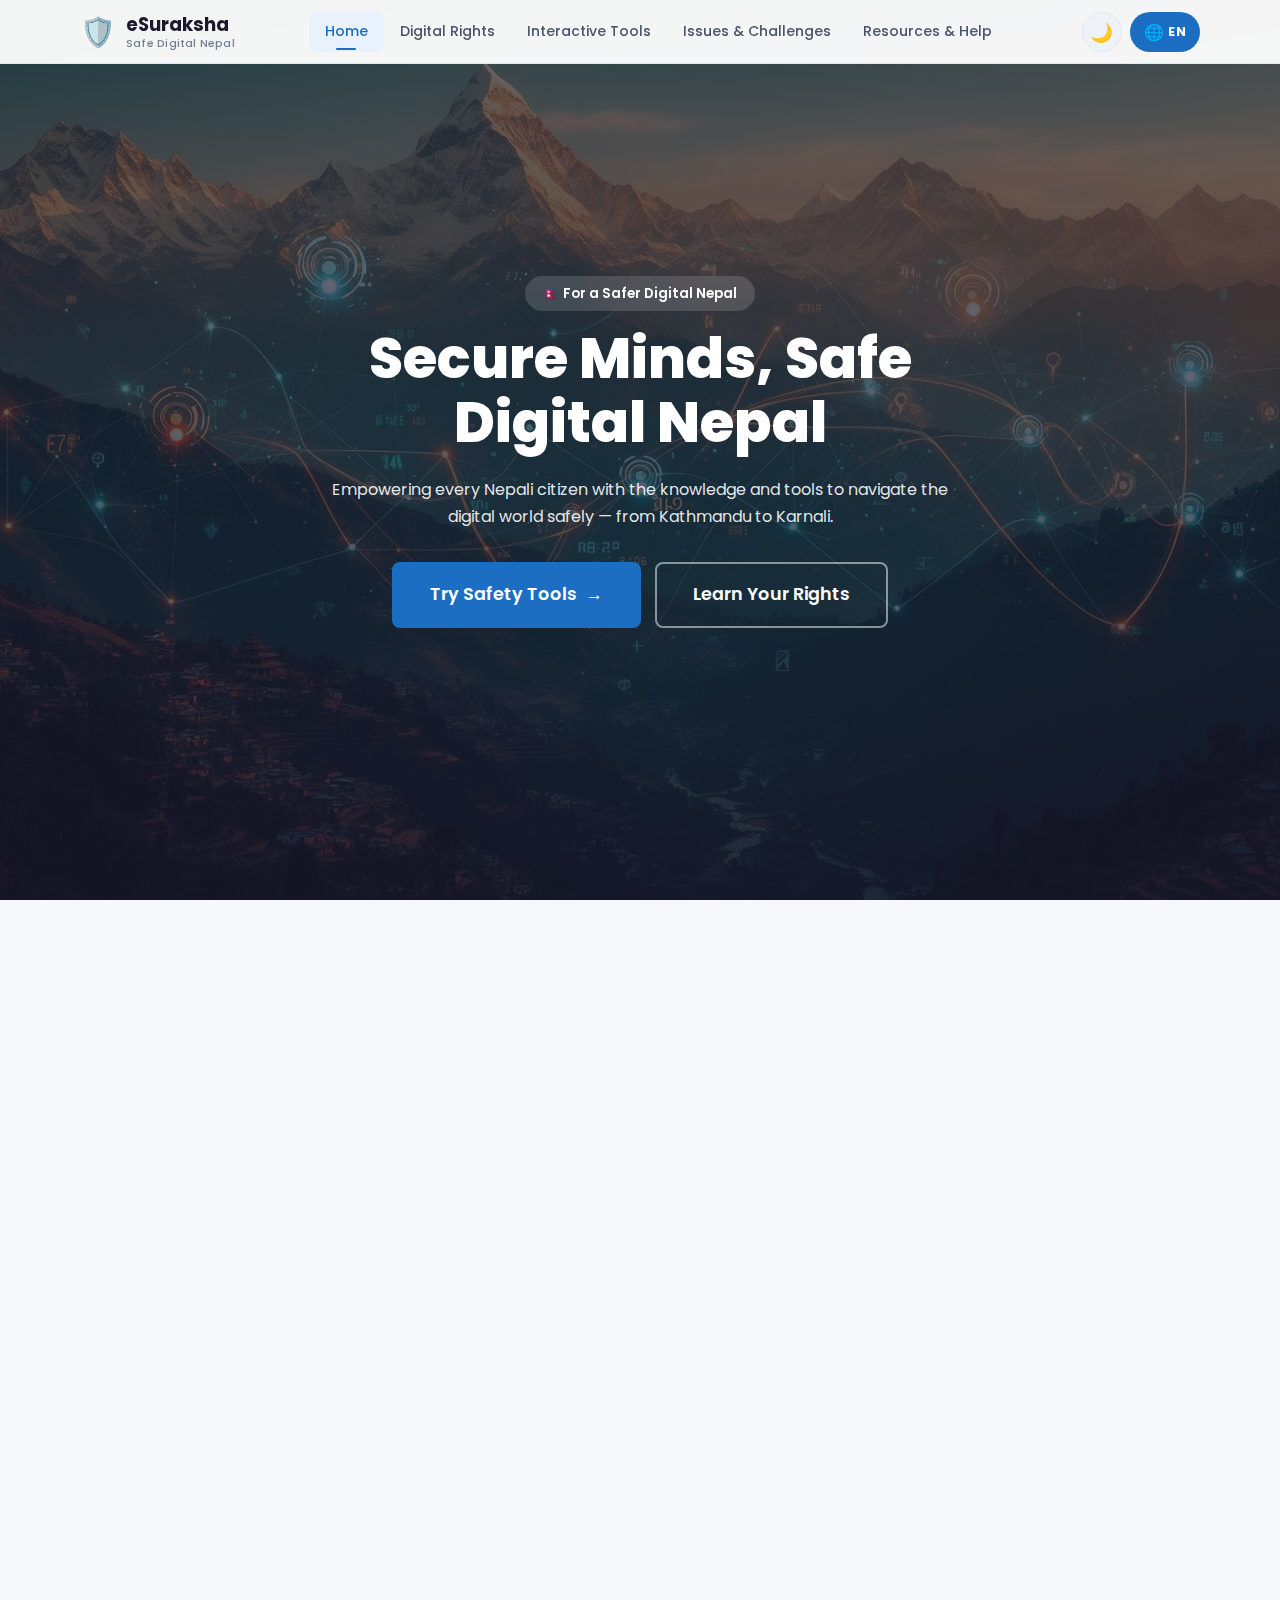
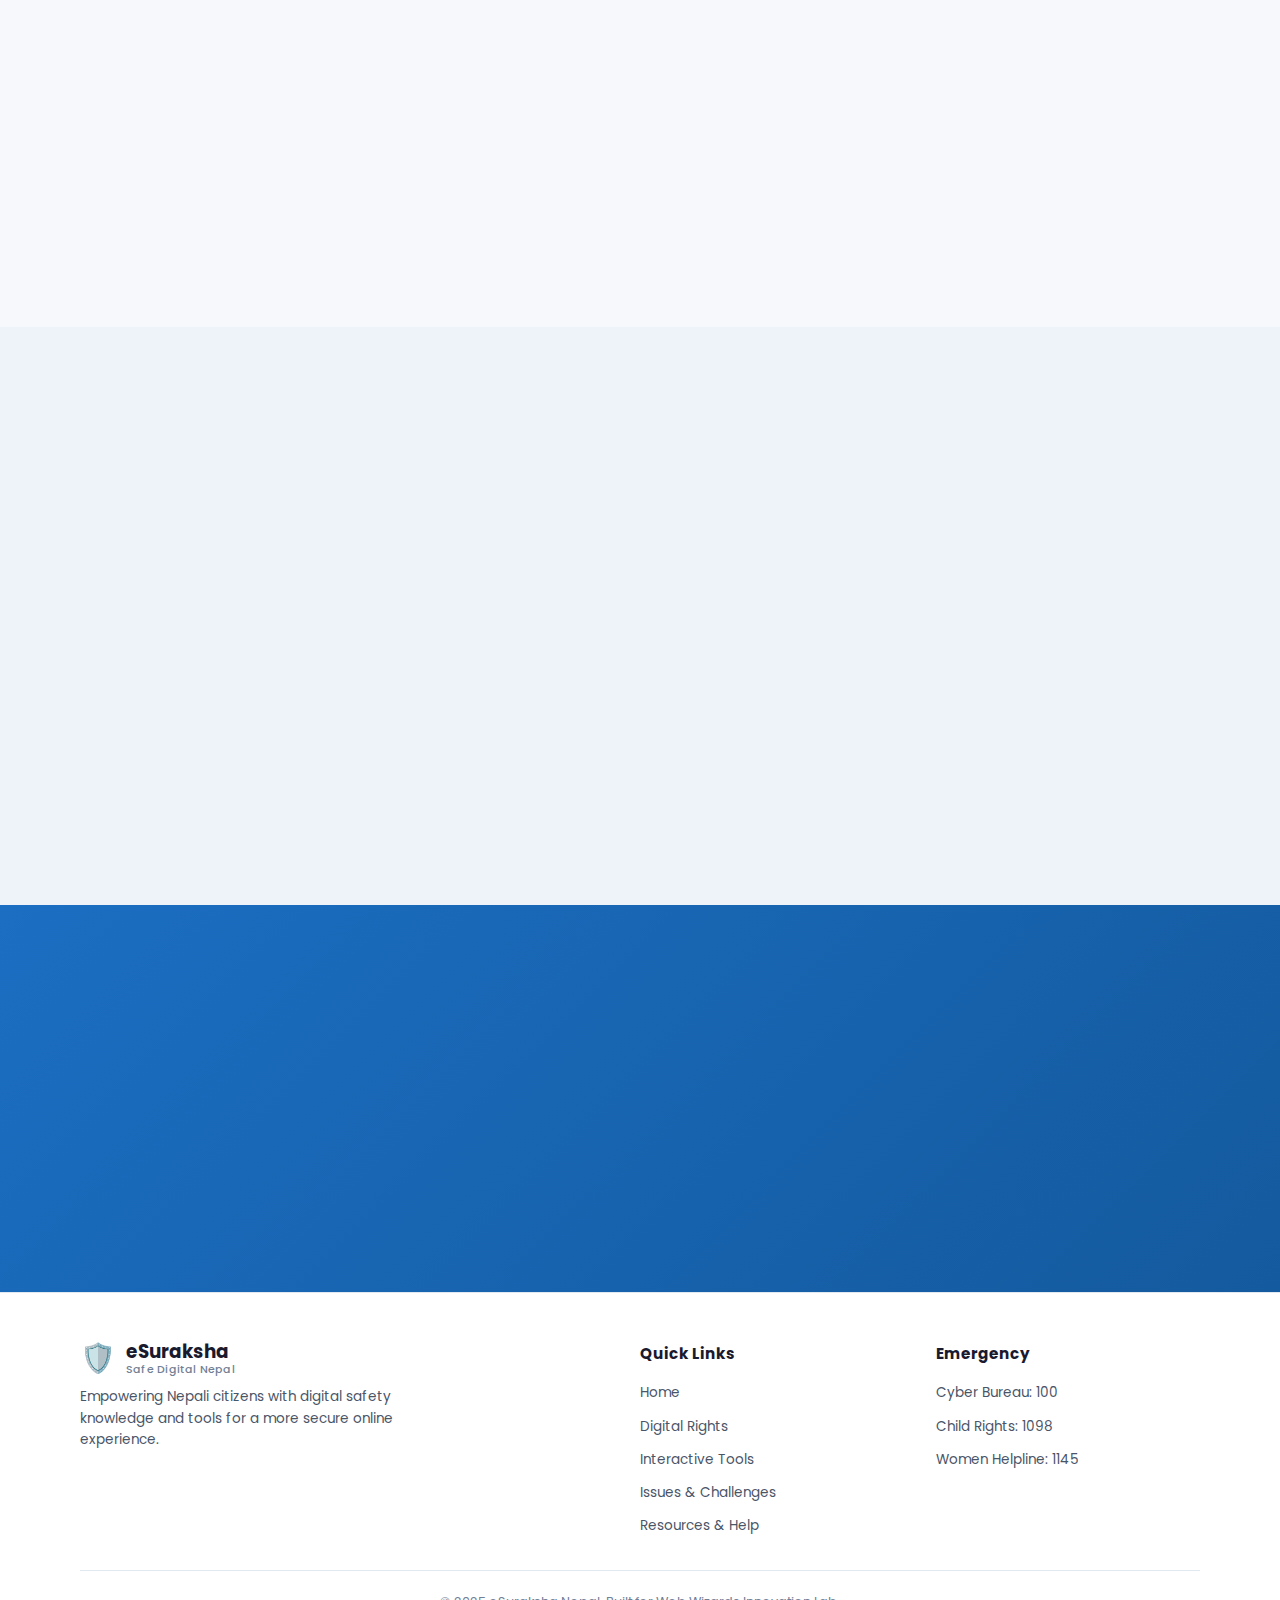
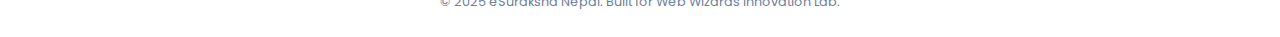
<file: index.html>
﻿<!DOCTYPE html>
<html lang="en" data-theme="light" data-lang="en">
<head>
  <meta charset="UTF-8" />
  <meta name="viewport" content="width=device-width, initial-scale=1.0" />
  <title>eSuraksha Nepal — Secure Minds, Safe Digital Nepal</title>
  <meta name="description" content="Nepal's digital safety awareness platform — learn about cyber threats, digital rights, and online safety tools designed for Nepali citizens." />
  <link rel="stylesheet" href="css/style.css" />
  <link rel="preconnect" href="https://fonts.googleapis.com" />
  <link rel="preconnect" href="https://fonts.gstatic.com" crossorigin />
  <link href="https://fonts.googleapis.com/css2?family=Poppins:wght@400;500;600;700;800&family=Mukta:wght@400;500;700&display=swap" rel="stylesheet" />
</head>
<body>

  <!-- ═══════════════ HEADER ═══════════════ -->
  <header class="header" id="header">
    <div class="container header-inner">
      <a href="index.html" class="logo">
        <span class="logo-icon">🛡️</span>
        <div class="logo-text">
          <span class="logo-name">eSuraksha</span>
          <span class="logo-tagline">Safe Digital Nepal</span>
        </div>
      </a>
      <nav class="nav-desktop" id="navDesktop">
        <a href="index.html" class="nav-link active" data-lang-en>Home</a>
        <a href="index.html" class="nav-link active" data-lang-np>गृहपृष्ठ</a>
        <a href="digital-rights.html" class="nav-link" data-lang-en>Digital Rights</a>
        <a href="digital-rights.html" class="nav-link" data-lang-np>डिजिटल अधिकार</a>
        <a href="tools.html" class="nav-link" data-lang-en>Interactive Tools</a>
        <a href="tools.html" class="nav-link" data-lang-np>उपकरणहरू</a>
        <a href="issues.html" class="nav-link" data-lang-en>Issues &amp; Challenges</a>
        <a href="issues.html" class="nav-link" data-lang-np>मुद्दाहरू</a>
        <a href="resources.html" class="nav-link" data-lang-en>Resources &amp; Help</a>
        <a href="resources.html" class="nav-link" data-lang-np>स्रोत र सहयोग</a>
      </nav>
      <div class="nav-controls">
        <button class="theme-toggle" id="themeToggle" aria-label="Toggle dark mode">
          <span id="themeIcon">🌙</span>
        </button>
        <button class="lang-toggle" id="langToggle" aria-label="Toggle language">
          <span class="lang-flag">🌐</span>
          <span id="langLabel">EN</span>
        </button>
        <button class="hamburger" id="hamburger" aria-label="Toggle menu">
          <span></span><span></span><span></span>
        </button>
      </div>
    </div>
    <nav class="nav-mobile" id="navMobile" hidden>
      <a href="index.html" class="nav-link active" data-lang-en>Home</a>
      <a href="index.html" class="nav-link active" data-lang-np>गृहपृष्ठ</a>
      <a href="digital-rights.html" class="nav-link" data-lang-en>Digital Rights</a>
      <a href="digital-rights.html" class="nav-link" data-lang-np>डिजिटल अधिकार</a>
      <a href="tools.html" class="nav-link" data-lang-en>Interactive Tools</a>
      <a href="tools.html" class="nav-link" data-lang-np>उपकरणहरू</a>
      <a href="issues.html" class="nav-link" data-lang-en>Issues &amp; Challenges</a>
      <a href="issues.html" class="nav-link" data-lang-np>मुद्दाहरू</a>
      <a href="resources.html" class="nav-link" data-lang-en>Resources &amp; Help</a>
      <a href="resources.html" class="nav-link" data-lang-np>स्रोत र सहयोग</a>
    </nav>
  </header>

  <!-- ═══════════════ HERO SECTION ═══════════════ -->
  <section class="hero hero-bg-image" id="home">
    <div class="hero-overlay"></div>
    <div class="container hero-content-centered">
      <div class="hero-badge" data-aos>
        <span>🇳🇵</span>
        <span data-lang-en>For a Safer Digital Nepal</span>
        <span data-lang-np>सुरक्षित डिजिटल नेपालको लागि</span>
      </div>
      <h1 class="hero-title" data-aos>
        <span data-lang-en>Secure Minds, <span class="gradient-text">Safe Digital</span> Nepal</span>
        <span data-lang-np>सुरक्षित मन, <span class="gradient-text">सुरक्षित डिजिटल</span> नेपाल</span>
      </h1>
      <p class="hero-desc" data-aos>
        <span data-lang-en>Empowering every Nepali citizen with the knowledge and tools to navigate the digital world safely — from Kathmandu to Karnali.</span>
        <span data-lang-np>काठमाडौंदेखि कर्णालीसम्म — हरेक नेपाली नागरिकलाई डिजिटल संसारमा सुरक्षित रूपमा हिंड्न ज्ञान र उपकरणहरू प्रदान गर्दै।</span>
      </p>
      <div class="hero-cta-group" data-aos>
        <a href="tools.html" class="btn btn-primary btn-lg">
          <span data-lang-en>Try Safety Tools</span>
          <span data-lang-np>सुरक्षा उपकरणहरू प्रयोग गर्नुहोस्</span> →
        </a>
        <a href="digital-rights.html" class="btn btn-outline btn-lg hero-outline-btn">
          <span data-lang-en>Learn Your Rights</span>
          <span data-lang-np>आफ्नो अधिकार जान्नुहोस्</span>
        </a>
      </div>
    </div>
  </section>

  <!-- ═══════════════ STATS BAR ═══════════════ -->
  <section class="stats-bar">
    <div class="container">
      <div class="stats-card" data-aos>
        <div class="stat-item">
          <span class="stat-number" data-count="22">0</span><span class="stat-suffix">M+</span>
          <span class="stat-label" data-lang-en>Internet Users in Nepal</span>
          <span class="stat-label" data-lang-np>नेपालमा इन्टरनेट प्रयोगकर्ता</span>
        </div>
        <div class="stat-item">
          <span class="stat-number" data-count="73">0</span><span class="stat-suffix">%</span>
          <span class="stat-label" data-lang-en>Social Media Penetration</span>
          <span class="stat-label" data-lang-np>सामाजिक सञ्जाल पहुँच</span>
        </div>
        <div class="stat-item">
          <span class="stat-number" data-count="4000">0</span><span class="stat-suffix">+</span>
          <span class="stat-label" data-lang-en>Cybercrime Reports Yearly</span>
          <span class="stat-label" data-lang-np>वार्षिक साइबर अपराध रिपोर्ट</span>
        </div>
        <div class="stat-item">
          <span class="stat-number" data-count="60">0</span><span class="stat-suffix">%</span>
          <span class="stat-label" data-lang-en>Youth Online Daily</span>
          <span class="stat-label" data-lang-np>दैनिक अनलाइन युवा</span>
        </div>
      </div>
    </div>
  </section>

  <!-- ═══════════════ FEATURES GRID (2x2) ═══════════════ -->
  <section class="section" id="features">
    <div class="container">
      <div class="section-header" data-aos>
        <span class="section-badge" data-lang-en>Explore</span>
        <span class="section-badge" data-lang-np>अन्वेषण गर्नुहोस्</span>
        <h2 data-lang-en>Everything You Need to Stay Safe Online</h2>
        <h2 data-lang-np>अनलाइन सुरक्षित रहन आवश्यक सबै कुरा</h2>
        <p data-lang-en>Interactive tools and resources designed specifically for Nepali internet users</p>
        <p data-lang-np>नेपाली इन्टरनेट प्रयोगकर्ताहरूका लागि विशेष रूपमा डिजाइन गरिएका उपकरणहरू</p>
      </div>
      <div class="feature-grid feature-grid-2x2">
        <a href="digital-rights.html" class="feature-card" data-aos>
          <span class="feature-card-icon">⚖️</span>
          <h3 data-lang-en>Digital Rights Education</h3>
          <h3 data-lang-np>डिजिटल अधिकार शिक्षा</h3>
          <p data-lang-en>Understand your constitutional rights in Nepal's digital space including privacy, expression, and access to information.</p>
          <p data-lang-np>गोपनीयता, अभिव्यक्ति, र सूचनामा पहुँच सहित नेपालको डिजिटल क्षेत्रमा आफ्नो संवैधानिक अधिकार बुझ्नुहोस्।</p>
          <span class="feature-cta" data-lang-en>Learn Rights →</span>
          <span class="feature-cta" data-lang-np>अधिकार जान्नुहोस् →</span>
        </a>
        <a href="tools.html" class="feature-card" data-aos>
          <span class="feature-card-icon">🔧</span>
          <h3 data-lang-en>Interactive Safety Tools</h3>
          <h3 data-lang-np>अन्तरक्रियात्मक सुरक्षा उपकरण</h3>
          <p data-lang-en>Practice with our scam simulator, password checker, and digital safety quiz to sharpen your cyber skills.</p>
          <p data-lang-np>ठगी सिमुलेटर, पासवर्ड जाँचकर्ता, र डिजिटल सुरक्षा क्विजसँग अभ्यास गर्नुहोस्।</p>
          <span class="feature-cta" data-lang-en>Try Tools →</span>
          <span class="feature-cta" data-lang-np>उपकरणहरू प्रयोग गर्नुहोस् →</span>
        </a>
        <a href="issues.html" class="feature-card" data-aos>
          <span class="feature-card-icon">⚠️</span>
          <h3 data-lang-en>Nepal's Digital Challenges</h3>
          <h3 data-lang-np>नेपालको डिजिटल चुनौतीहरू</h3>
          <p data-lang-en>Explore the key issues facing Nepal's digital landscape — from online harassment to the digital divide.</p>
          <p data-lang-np>अनलाइन उत्पीडनदेखि डिजिटल विभाजनसम्म — नेपालको डिजिटल परिदृश्यका प्रमुख मुद्दाहरू।</p>
          <span class="feature-cta" data-lang-en>View Issues →</span>
          <span class="feature-cta" data-lang-np>मुद्दाहरू हेर्नुहोस् →</span>
        </a>
        <a href="resources.html" class="feature-card" data-aos>
          <span class="feature-card-icon">📚</span>
          <h3 data-lang-en>Resources &amp; Help</h3>
          <h3 data-lang-np>स्रोतहरू र सहयोग</h3>
          <p data-lang-en>Access legal information, helplines, and step-by-step action guides for Nepali internet users.</p>
          <p data-lang-np>नेपाली प्रयोगकर्ताहरूका लागि कानूनी जानकारी, हेल्पलाइनहरू, र चरणबद्ध कार्य गाइडहरू।</p>
          <span class="feature-cta" data-lang-en>Get Help →</span>
          <span class="feature-cta" data-lang-np>सहयोग पाउनुहोस् →</span>
        </a>
      </div>
    </div>
  </section>

  <!-- ═══════════════ MISSION SECTION ═══════════════ -->
  <section class="section mission-section">
    <div class="container">
      <div class="section-header" data-aos>
        <span class="section-badge" data-lang-en>Our Mission</span>
        <span class="section-badge" data-lang-np>हाम्रो लक्ष्य</span>
        <h2 data-lang-en>Building a Digitally Empowered Nepal</h2>
        <h2 data-lang-np>डिजिटल रूपमा सशक्त नेपाल निर्माण</h2>
      </div>
      <div class="mission-grid">
        <div class="mission-card" data-aos>
          <span class="mission-icon">💡</span>
          <h3 data-lang-en>Awareness</h3>
          <h3 data-lang-np>जागरूकता</h3>
          <p data-lang-en>Educating citizens about digital threats, their rights, and the importance of online safety in Nepal's growing digital landscape.</p>
          <p data-lang-np>नेपालको बढ्दो डिजिटल परिदृश्यमा डिजिटल खतरा, अधिकार, र अनलाइन सुरक्षाको महत्त्वबारे नागरिकहरूलाई शिक्षित गर्ने।</p>
        </div>
        <div class="mission-card" data-aos>
          <span class="mission-icon">🤝</span>
          <h3 data-lang-en>Community</h3>
          <h3 data-lang-np>समुदाय</h3>
          <p data-lang-en>Building a network of digitally aware citizens who support each other and report cyber threats across all provinces of Nepal.</p>
          <p data-lang-np>नेपालका सबै प्रदेशहरूमा एक-अर्कालाई सहयोग गर्ने र साइबर खतराहरू रिपोर्ट गर्ने डिजिटल रूपमा जागरूक नागरिकहरूको सञ्जाल निर्माण।</p>
        </div>
        <div class="mission-card" data-aos>
          <span class="mission-icon">🛡️</span>
          <h3 data-lang-en>Protection</h3>
          <h3 data-lang-np>सुरक्षा</h3>
          <p data-lang-en>Providing practical tools and actionable knowledge to help every Nepali protect their digital identity and personal data.</p>
          <p data-lang-np>हरेक नेपालीलाई आफ्नो डिजिटल पहिचान र व्यक्तिगत डाटा सुरक्षित गर्न व्यावहारिक उपकरण र कार्ययोग्य ज्ञान प्रदान गर्ने।</p>
        </div>
      </div>
    </div>
  </section>

  <!-- ═══════════════ CTA SECTION ═══════════════ -->
  <section class="cta-section">
    <div class="container">
      <div class="cta-block" data-aos>
        <h2 data-lang-en>Ready to Protect Your Digital Life?</h2>
        <h2 data-lang-np>तपाईंको डिजिटल जीवन सुरक्षित गर्न तयार हुनुहुन्छ?</h2>
        <p data-lang-en>Start with our interactive tools and learn to identify threats before they reach you.</p>
        <p data-lang-np>हाम्रा अन्तरक्रियात्मक उपकरणहरूबाट सुरु गर्नुहोस् र खतराहरू तपाईंसम्म पुग्नु अघि नै पहिचान गर्न सिक्नुहोस्।</p>
        <div class="cta-buttons">
          <a href="tools.html" class="btn btn-primary btn-lg">
            <span data-lang-en>Get Started</span>
            <span data-lang-np>सुरु गर्नुहोस्</span>
          </a>
          <a href="resources.html" class="btn btn-outline btn-lg">
            <span data-lang-en>View Resources</span>
            <span data-lang-np>स्रोतहरू हेर्नुहोस्</span>
          </a>
        </div>
      </div>
    </div>
  </section>

  <!-- ═══════════════ FOOTER ═══════════════ -->
  <footer class="footer">
    <div class="container">
      <div class="footer-grid">
        <div class="footer-brand">
          <a href="index.html" class="logo">
            <span class="logo-icon">🛡️</span>
            <div class="logo-text">
              <span class="logo-name">eSuraksha</span>
              <span class="logo-tagline">Safe Digital Nepal</span>
            </div>
          </a>
          <p data-lang-en>Empowering Nepali citizens with digital safety knowledge and tools for a more secure online experience.</p>
          <p data-lang-np>नेपाली नागरिकहरूलाई सुरक्षित अनलाइन अनुभवका लागि डिजिटल सुरक्षा ज्ञान र उपकरणहरूद्वारा सशक्त बनाउँदै।</p>
        </div>
        <div class="footer-links">
          <h4 data-lang-en>Quick Links</h4>
          <h4 data-lang-np>द्रुत लिंकहरू</h4>
          <ul>
            <li><a href="index.html" data-lang-en>Home</a><a href="index.html" data-lang-np>गृहपृष्ठ</a></li>
            <li><a href="digital-rights.html" data-lang-en>Digital Rights</a><a href="digital-rights.html" data-lang-np>डिजिटल अधिकार</a></li>
            <li><a href="tools.html" data-lang-en>Interactive Tools</a><a href="tools.html" data-lang-np>उपकरणहरू</a></li>
            <li><a href="issues.html" data-lang-en>Issues &amp; Challenges</a><a href="issues.html" data-lang-np>मुद्दा र चुनौतीहरू</a></li>
            <li><a href="resources.html" data-lang-en>Resources &amp; Help</a><a href="resources.html" data-lang-np>स्रोत र सहयोग</a></li>
          </ul>
        </div>
        <div class="footer-links">
          <h4 data-lang-en>Emergency</h4>
          <h4 data-lang-np>आपतकालीन</h4>
          <ul>
            <li><a href="tel:100" data-lang-en>Cyber Bureau: 100</a><a href="tel:100" data-lang-np>साइबर ब्यूरो: १००</a></li>
            <li><a href="tel:1098" data-lang-en>Child Rights: 1098</a><a href="tel:1098" data-lang-np>बाल अधिकार: १०९८</a></li>
            <li><a href="tel:1145" data-lang-en>Women Helpline: 1145</a><a href="tel:1145" data-lang-np>महिला हेल्पलाइन: ११४५</a></li>
          </ul>
        </div>
      </div>
      <div class="footer-bottom">
        <p>&copy; 2025 eSuraksha Nepal. Built for Web Wizards Innovation Lab.</p>
      </div>
    </div>
  </footer>

  <button class="back-to-top" id="backToTop" aria-label="Back to top">↑</button>

  <script src="js/navigation.js"></script>
  <script src="js/language.js"></script>
  <script src="js/main.js"></script>
</body>
</html>
</file>
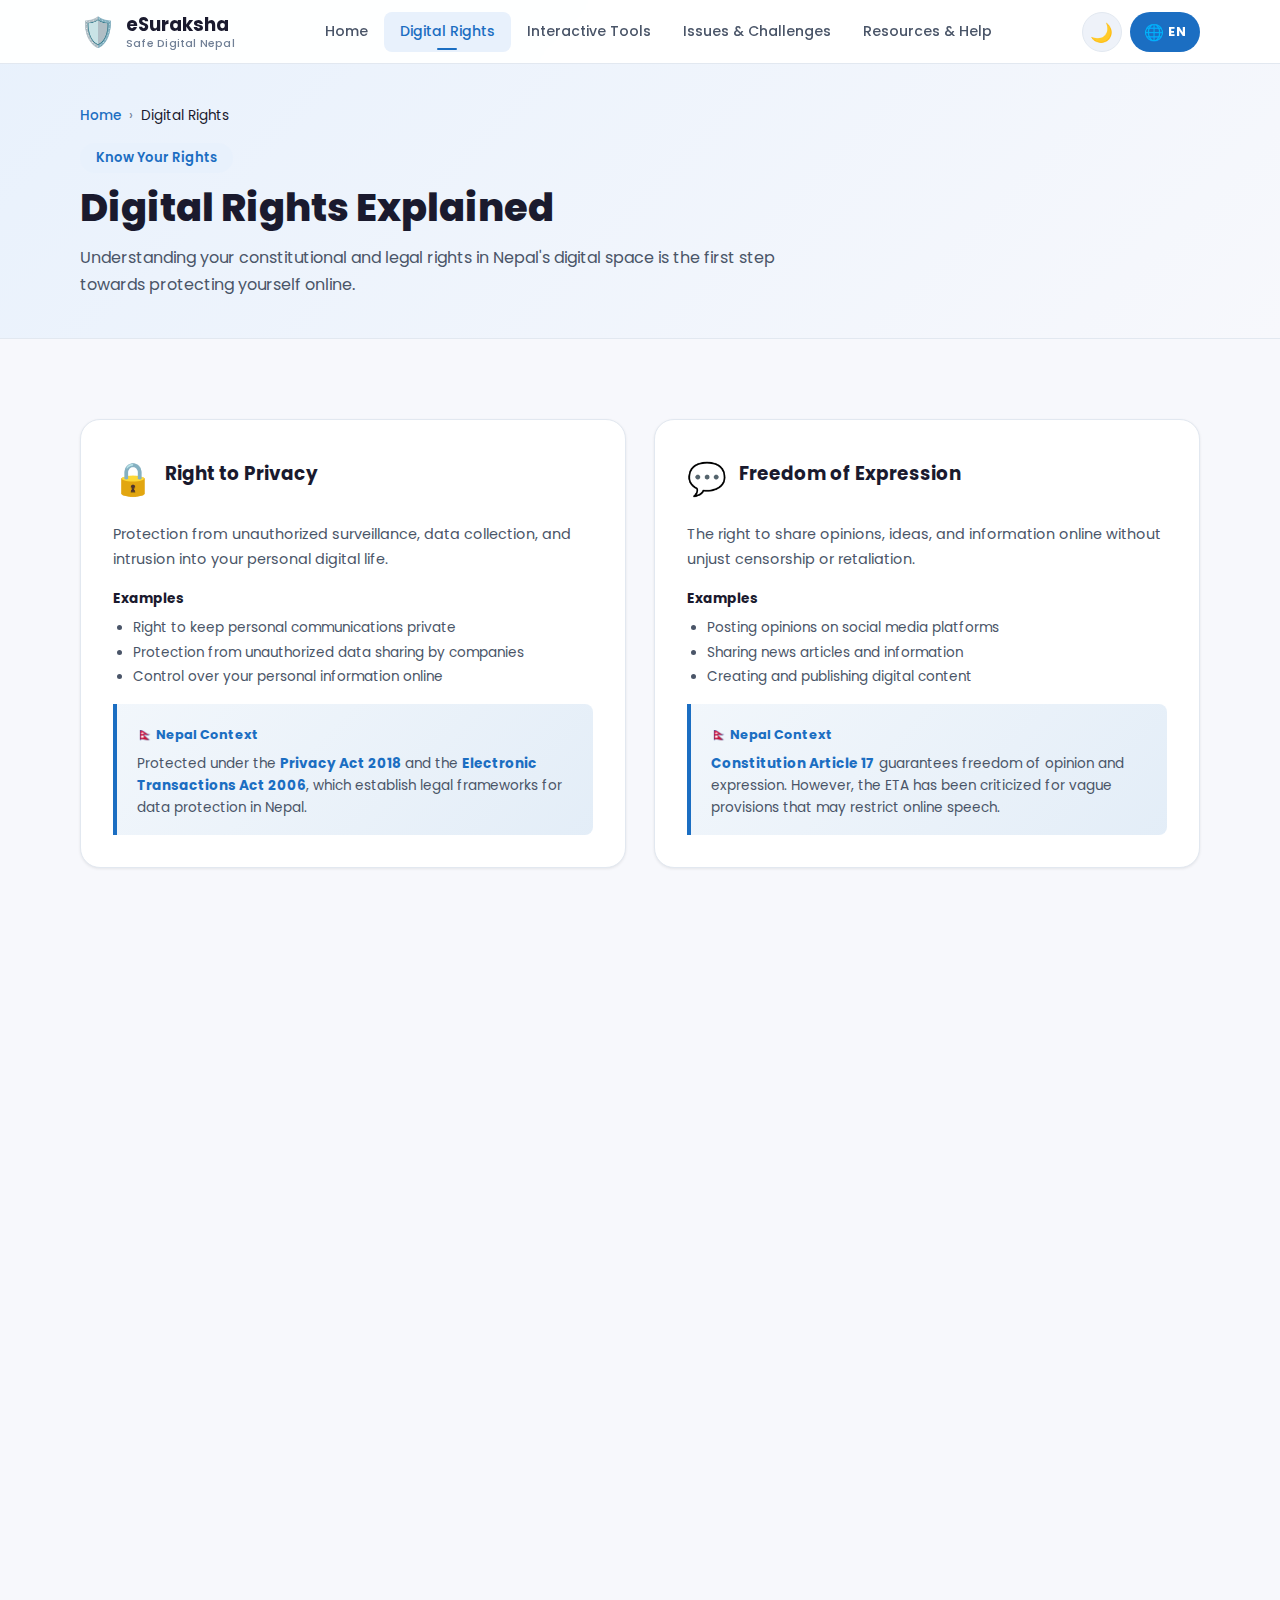
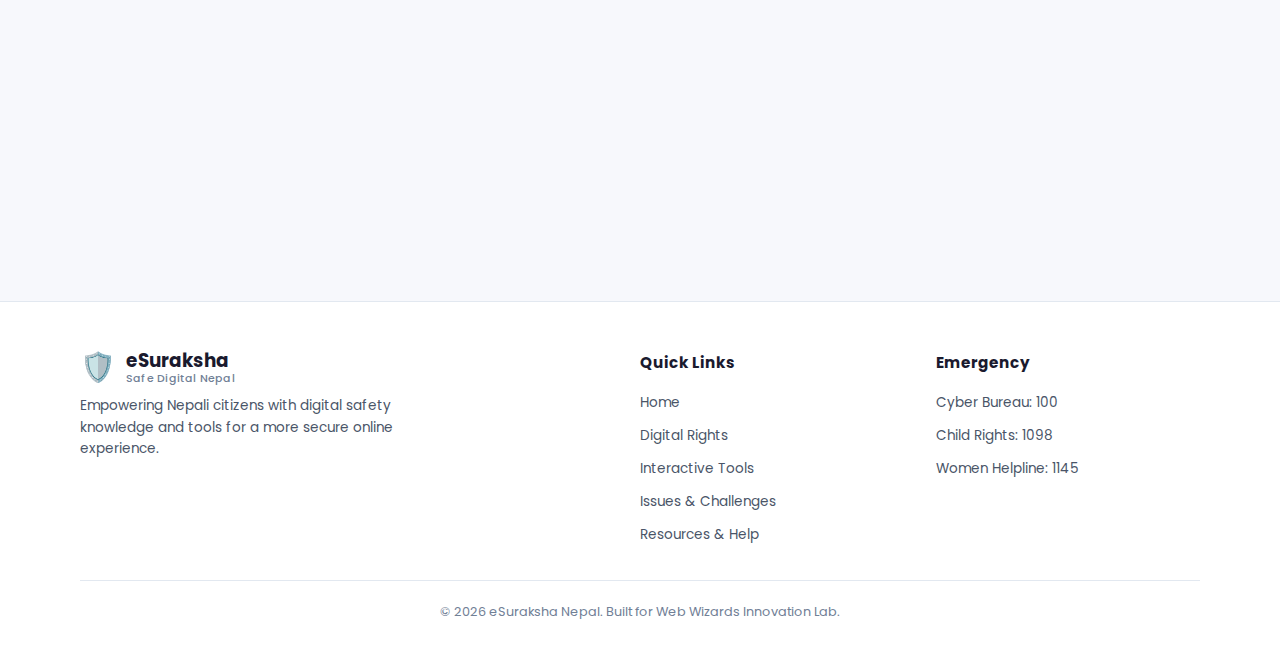
<file: digital-rights.html>
﻿<!DOCTYPE html>
<html lang="en" data-theme="light" data-lang="en">
<head>
  <meta charset="UTF-8" />
  <meta name="viewport" content="width=device-width, initial-scale=1.0" />
  <title>Digital Rights — eSuraksha Nepal</title>
  <meta name="description" content="Learn about your digital rights in Nepal — privacy, freedom of expression, access to information, and digital justice." />
  <link rel="stylesheet" href="css/style.css" />
  <link rel="preconnect" href="https://fonts.googleapis.com" />
  <link rel="preconnect" href="https://fonts.gstatic.com" crossorigin />
  <link href="https://fonts.googleapis.com/css2?family=Poppins:wght@400;500;600;700;800&family=Mukta:wght@400;500;700&display=swap" rel="stylesheet" />
</head>
<body>

  <!-- ═══════════════ HEADER ═══════════════ -->
  <header class="header" id="header">
    <div class="container header-inner">
      <a href="index.html" class="logo">
        <span class="logo-icon">🛡️</span>
        <div class="logo-text">
          <span class="logo-name">eSuraksha</span>
          <span class="logo-tagline">Safe Digital Nepal</span>
        </div>
      </a>
      <nav class="nav-desktop" id="navDesktop">
        <a href="index.html" class="nav-link" data-lang-en>Home</a>
        <a href="index.html" class="nav-link" data-lang-np>गृहपृष्ठ</a>
        <a href="digital-rights.html" class="nav-link active" data-lang-en>Digital Rights</a>
        <a href="digital-rights.html" class="nav-link active" data-lang-np>डिजिटल अधिकार</a>
        <a href="tools.html" class="nav-link" data-lang-en>Interactive Tools</a>
        <a href="tools.html" class="nav-link" data-lang-np>उपकरणहरू</a>
        <a href="issues.html" class="nav-link" data-lang-en>Issues &amp; Challenges</a>
        <a href="issues.html" class="nav-link" data-lang-np>मुद्दाहरू</a>
        <a href="resources.html" class="nav-link" data-lang-en>Resources &amp; Help</a>
        <a href="resources.html" class="nav-link" data-lang-np>स्रोत र सहयोग</a>
      </nav>
      <div class="nav-controls">
        <button class="theme-toggle" id="themeToggle" aria-label="Toggle dark mode">
          <span id="themeIcon">🌙</span>
        </button>
        <button class="lang-toggle" id="langToggle" aria-label="Toggle language">
          <span class="lang-flag">🌐</span>
          <span id="langLabel">EN</span>
        </button>
        <button class="hamburger" id="hamburger" aria-label="Toggle menu">
          <span></span><span></span><span></span>
        </button>
      </div>
    </div>
    <nav class="nav-mobile" id="navMobile" hidden>
      <a href="index.html" class="nav-link" data-lang-en>Home</a>
      <a href="index.html" class="nav-link" data-lang-np>गृहपृष्ठ</a>
      <a href="digital-rights.html" class="nav-link active" data-lang-en>Digital Rights</a>
      <a href="digital-rights.html" class="nav-link active" data-lang-np>डिजिटल अधिकार</a>
      <a href="tools.html" class="nav-link" data-lang-en>Interactive Tools</a>
      <a href="tools.html" class="nav-link" data-lang-np>उपकरणहरू</a>
      <a href="issues.html" class="nav-link" data-lang-en>Issues &amp; Challenges</a>
      <a href="issues.html" class="nav-link" data-lang-np>मुद्दाहरू</a>
      <a href="resources.html" class="nav-link" data-lang-en>Resources &amp; Help</a>
      <a href="resources.html" class="nav-link" data-lang-np>स्रोत र सहयोग</a>
    </nav>
  </header>

  <!-- ═══════════════ PAGE HERO ═══════════════ -->
  <section class="page-hero">
    <div class="container">
      <div class="breadcrumb">
        <a href="index.html">Home</a>
        <span class="breadcrumb-sep">›</span>
        <span data-lang-en>Digital Rights</span>
        <span data-lang-np>डिजिटल अधिकार</span>
      </div>
      <div class="page-hero-content">
        <span class="section-badge" data-lang-en>Know Your Rights</span>
        <span class="section-badge" data-lang-np>आफ्नो अधिकार जान्नुहोस्</span>
        <h1 class="page-title" data-lang-en>Digital Rights Explained</h1>
        <h1 class="page-title" data-lang-np>डिजिटल अधिकारको व्याख्या</h1>
        <p class="page-desc" data-lang-en>Understanding your constitutional and legal rights in Nepal's digital space is the first step towards protecting yourself online.</p>
        <p class="page-desc" data-lang-np>नेपालको डिजिटल क्षेत्रमा तपाईंको संवैधानिक र कानूनी अधिकार बुझ्नु अनलाइन आफूलाई सुरक्षित गर्ने पहिलो कदम हो।</p>
      </div>
    </div>
  </section>

  <!-- ═══════════════ RIGHTS CARDS ═══════════════ -->
  <section class="section">
    <div class="container">
      <div class="rights-grid">

        <!-- Right 1: Privacy -->
        <div class="rights-card" data-aos>
          <div class="rights-card-header">
            <span class="rights-icon">🔒</span>
            <h3 data-lang-en>Right to Privacy</h3>
            <h3 data-lang-np>गोपनीयताको अधिकार</h3>
          </div>
          <p class="rights-desc" data-lang-en>Protection from unauthorized surveillance, data collection, and intrusion into your personal digital life.</p>
          <p class="rights-desc" data-lang-np>अनधिकृत निगरानी, डाटा सङ्कलन, र तपाईंको व्यक्तिगत डिजिटल जीवनमा हस्तक्षेपबाट सुरक्षा।</p>
          <div class="rights-examples">
            <h4 data-lang-en>Examples</h4>
            <h4 data-lang-np>उदाहरणहरू</h4>
            <ul>
              <li data-lang-en>Right to keep personal communications private</li>
              <li data-lang-np>व्यक्तिगत सञ्चार गोप्य राख्ने अधिकार</li>
              <li data-lang-en>Protection from unauthorized data sharing by companies</li>
              <li data-lang-np>कम्पनीहरूद्वारा अनधिकृत डाटा साझेदारीबाट सुरक्षा</li>
              <li data-lang-en>Control over your personal information online</li>
              <li data-lang-np>अनलाइन आफ्नो व्यक्तिगत जानकारीमाथि नियन्त्रण</li>
            </ul>
          </div>
          <div class="nepal-context-box">
            <span class="nepal-context-label">🇳🇵 Nepal Context</span>
            <p data-lang-en>Protected under the <strong>Privacy Act 2018</strong> and the <strong>Electronic Transactions Act 2006</strong>, which establish legal frameworks for data protection in Nepal.</p>
            <p data-lang-np><strong>गोपनीयता ऐन २०१८</strong> र <strong>इलेक्ट्रोनिक कारोबार ऐन २००६</strong> अन्तर्गत सुरक्षित, जसले नेपालमा डाटा सुरक्षाको कानूनी ढाँचा स्थापित गर्छ।</p>
          </div>
        </div>

        <!-- Right 2: Freedom of Expression -->
        <div class="rights-card" data-aos>
          <div class="rights-card-header">
            <span class="rights-icon">💬</span>
            <h3 data-lang-en>Freedom of Expression</h3>
            <h3 data-lang-np>अभिव्यक्ति स्वतन्त्रता</h3>
          </div>
          <p class="rights-desc" data-lang-en>The right to share opinions, ideas, and information online without unjust censorship or retaliation.</p>
          <p class="rights-desc" data-lang-np>अन्यायपूर्ण सेन्सरशिप वा प्रतिशोध बिना अनलाइन विचार, सोच, र जानकारी साझा गर्ने अधिकार।</p>
          <div class="rights-examples">
            <h4 data-lang-en>Examples</h4>
            <h4 data-lang-np>उदाहरणहरू</h4>
            <ul>
              <li data-lang-en>Posting opinions on social media platforms</li>
              <li data-lang-np>सामाजिक सञ्जाल प्लेटफर्महरूमा विचार पोस्ट गर्ने</li>
              <li data-lang-en>Sharing news articles and information</li>
              <li data-lang-np>समाचार लेख र जानकारी साझा गर्ने</li>
              <li data-lang-en>Creating and publishing digital content</li>
              <li data-lang-np>डिजिटल सामग्री सिर्जना र प्रकाशन गर्ने</li>
            </ul>
          </div>
          <div class="nepal-context-box">
            <span class="nepal-context-label">🇳🇵 Nepal Context</span>
            <p data-lang-en><strong>Constitution Article 17</strong> guarantees freedom of opinion and expression. However, the ETA has been criticized for vague provisions that may restrict online speech.</p>
            <p data-lang-np><strong>संविधान धारा १७</strong> ले विचार र अभिव्यक्तिको स्वतन्त्रताको ग्यारेन्टी दिन्छ। तर, ETA लाई अनलाइन भाषणलाई प्रतिबन्ध लगाउन सक्ने अस्पष्ट प्रावधानहरूको लागि आलोचना गरिएको छ।</p>
          </div>
        </div>

        <!-- Right 3: Access to Information -->
        <div class="rights-card" data-aos>
          <div class="rights-card-header">
            <span class="rights-icon">🌐</span>
            <h3 data-lang-en>Access to Information</h3>
            <h3 data-lang-np>सूचनामा पहुँच</h3>
          </div>
          <p class="rights-desc" data-lang-en>The right to seek, receive, and share information through digital platforms and the internet.</p>
          <p class="rights-desc" data-lang-np>डिजिटल प्लेटफर्म र इन्टरनेटमार्फत सूचना खोज्ने, प्राप्त गर्ने, र साझा गर्ने अधिकार।</p>
          <div class="rights-examples">
            <h4 data-lang-en>Examples</h4>
            <h4 data-lang-np>उदाहरणहरू</h4>
            <ul>
              <li data-lang-en>Access to government services and data online</li>
              <li data-lang-np>अनलाइन सरकारी सेवा र डाटामा पहुँच</li>
              <li data-lang-en>Unrestricted access to educational resources</li>
              <li data-lang-np>शैक्षिक स्रोतहरूमा अप्रतिबन्धित पहुँच</li>
              <li data-lang-en>Freedom to use digital platforms for research</li>
              <li data-lang-np>अनुसन्धानका लागि डिजिटल प्लेटफर्म प्रयोग गर्ने स्वतन्त्रता</li>
            </ul>
          </div>
          <div class="nepal-context-box">
            <span class="nepal-context-label">🇳🇵 Nepal Context</span>
            <p data-lang-en>The <strong>Right to Information Act 2007</strong> provides citizens with the right to access information held by public bodies, including digitally available records.</p>
            <p data-lang-np><strong>सूचनाको हक सम्बन्धी ऐन २००७</strong> ले नागरिकहरूलाई सार्वजनिक निकायहरूले राखेको जानकारीमा पहुँच गर्ने अधिकार प्रदान गर्छ।</p>
          </div>
        </div>

        <!-- Right 4: Digital Citizenship -->
        <div class="rights-card" data-aos>
          <div class="rights-card-header">
            <span class="rights-icon">🏛️</span>
            <h3 data-lang-en>Digital Citizenship</h3>
            <h3 data-lang-np>डिजिटल नागरिकता</h3>
          </div>
          <p class="rights-desc" data-lang-en>The responsible and ethical use of technology, encompassing digital literacy, etiquette, and participation.</p>
          <p class="rights-desc" data-lang-np>प्रविधिको जिम्मेवार र नैतिक प्रयोग, डिजिटल साक्षरता, शिष्टाचार, र सहभागिता समावेश गर्दै।</p>
          <div class="rights-examples">
            <h4 data-lang-en>Examples</h4>
            <h4 data-lang-np>उदाहरणहरू</h4>
            <ul>
              <li data-lang-en>Practicing safe and responsible online behavior</li>
              <li data-lang-np>सुरक्षित र जिम्मेवार अनलाइन व्यवहार अभ्यास गर्ने</li>
              <li data-lang-en>Respecting others' digital rights and privacy</li>
              <li data-lang-np>अरूको डिजिटल अधिकार र गोपनीयताको सम्मान गर्ने</li>
              <li data-lang-en>Contributing positively to online communities</li>
              <li data-lang-np>अनलाइन समुदायहरूमा सकारात्मक योगदान गर्ने</li>
            </ul>
          </div>
          <div class="nepal-context-box">
            <span class="nepal-context-label">🇳🇵 Nepal Context</span>
            <p data-lang-en>With <strong>22M+ internet users</strong> in Nepal, the <strong>Nepal Telecommunications Authority (NTA)</strong> actively promotes responsible usage and digital literacy programs.</p>
            <p data-lang-np>नेपालमा <strong>२२M+ इन्टरनेट प्रयोगकर्ता</strong> सहित, <strong>नेपाल दूरसञ्चार प्राधिकरण (NTA)</strong> ले जिम्मेवार प्रयोग र डिजिटल साक्षरता कार्यक्रमहरू सक्रिय रूपमा प्रवर्द्धन गर्दछ।</p>
          </div>
        </div>

        <!-- Right 5: Digital Justice & Governance -->
        <div class="rights-card" data-aos>
          <div class="rights-card-header">
            <span class="rights-icon">⚖️</span>
            <h3 data-lang-en>Digital Justice &amp; Governance</h3>
            <h3 data-lang-np>डिजिटल न्याय र शासन</h3>
          </div>
          <p class="rights-desc" data-lang-en>Fair treatment in the digital space, including protection from online fraud, identity theft, and cybercrime.</p>
          <p class="rights-desc" data-lang-np>अनलाइन ठगी, पहिचान चोरी, र साइबर अपराधबाट सुरक्षा सहित डिजिटल क्षेत्रमा निष्पक्ष व्यवहार।</p>
          <div class="rights-examples">
            <h4 data-lang-en>Examples</h4>
            <h4 data-lang-np>उदाहरणहरू</h4>
            <ul>
              <li data-lang-en>Legal recourse against cybercrime and online fraud</li>
              <li data-lang-np>साइबर अपराध र अनलाइन ठगी विरुद्ध कानूनी उपचार</li>
              <li data-lang-en>Protection from digital identity theft</li>
              <li data-lang-np>डिजिटल पहिचान चोरीबाट सुरक्षा</li>
              <li data-lang-en>Right to report cyber incidents to authorities</li>
              <li data-lang-np>अधिकारीहरूलाई साइबर घटनाहरू रिपोर्ट गर्ने अधिकार</li>
            </ul>
          </div>
          <div class="nepal-context-box">
            <span class="nepal-context-label">🇳🇵 Nepal Context</span>
            <p data-lang-en>The <strong>Nepal Police Cyber Bureau</strong> handles cybercrime cases. Nepal is strengthening its cybersecurity legislation with new policies and enforcement mechanisms.</p>
            <p data-lang-np><strong>नेपाल प्रहरी साइबर ब्यूरो</strong> ले साइबर अपराध मुद्दाहरू सम्हाल्छ। नेपालले नयाँ नीतिहरू र प्रवर्तन संयन्त्रहरूसहित आफ्नो साइबर सुरक्षा कानूनलाई बलियो बनाउँदैछ।</p>
          </div>
        </div>

      </div>
    </div>
  </section>

  <!-- ═══════════════ FOOTER ═══════════════ -->
  <footer class="footer">
    <div class="container">
      <div class="footer-grid">
        <div class="footer-brand">
          <a href="index.html" class="logo">
            <span class="logo-icon">🛡️</span>
            <div class="logo-text">
              <span class="logo-name">eSuraksha</span>
              <span class="logo-tagline">Safe Digital Nepal</span>
            </div>
          </a>
          <p data-lang-en>Empowering Nepali citizens with digital safety knowledge and tools for a more secure online experience.</p>
          <p data-lang-np>नेपाली नागरिकहरूलाई सुरक्षित अनलाइन अनुभवका लागि डिजिटल सुरक्षा ज्ञान र उपकरणहरूद्वारा सशक्त बनाउँदै।</p>
        </div>
        <div class="footer-links">
          <h4 data-lang-en>Quick Links</h4>
          <h4 data-lang-np>द्रुत लिंकहरू</h4>
          <ul>
            <li><a href="index.html" data-lang-en>Home</a><a href="index.html" data-lang-np>गृहपृष्ठ</a></li>
            <li><a href="digital-rights.html" data-lang-en>Digital Rights</a><a href="digital-rights.html" data-lang-np>डिजिटल अधिकार</a></li>
            <li><a href="tools.html" data-lang-en>Interactive Tools</a><a href="tools.html" data-lang-np>उपकरणहरू</a></li>
            <li><a href="issues.html" data-lang-en>Issues &amp; Challenges</a><a href="issues.html" data-lang-np>मुद्दा र चुनौतीहरू</a></li>
            <li><a href="resources.html" data-lang-en>Resources &amp; Help</a><a href="resources.html" data-lang-np>स्रोत र सहयोग</a></li>
          </ul>
        </div>
        <div class="footer-links">
          <h4 data-lang-en>Emergency</h4>
          <h4 data-lang-np>आपतकालीन</h4>
          <ul>
            <li><a href="tel:100" data-lang-en>Cyber Bureau: 100</a><a href="tel:100" data-lang-np>साइबर ब्यूरो: १००</a></li>
            <li><a href="tel:1098" data-lang-en>Child Rights: 1098</a><a href="tel:1098" data-lang-np>बाल अधिकार: १०९८</a></li>
            <li><a href="tel:1145" data-lang-en>Women Helpline: 1145</a><a href="tel:1145" data-lang-np>महिला हेल्पलाइन: ११४५</a></li>
          </ul>
        </div>
      </div>
      <div class="footer-bottom">
        <p>&copy; 2026 eSuraksha Nepal. Built for Web Wizards Innovation Lab.</p>
      </div>
    </div>
  </footer>

  <button class="back-to-top" id="backToTop" aria-label="Back to top">↑</button>

  <script src="js/navigation.js"></script>
  <script src="js/language.js"></script>
  <script src="js/main.js"></script>
</body>
</html>
</file>
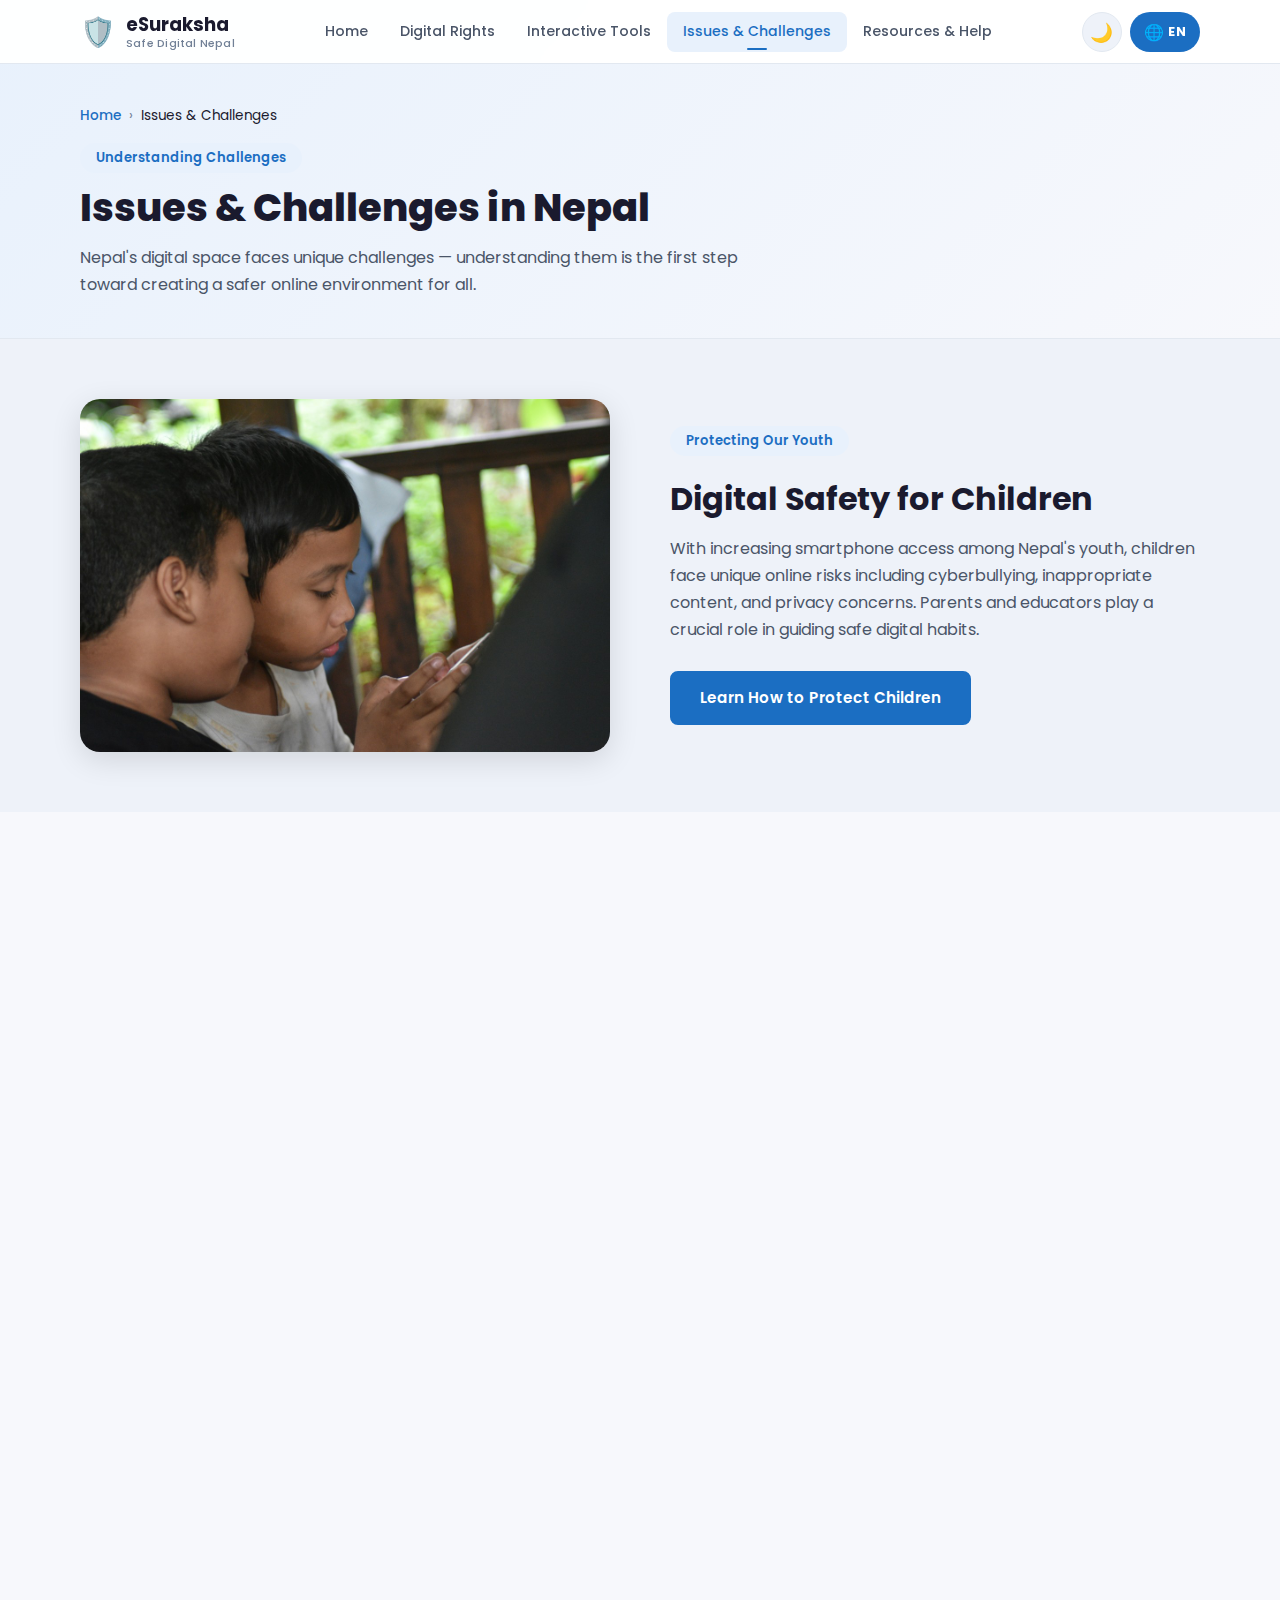
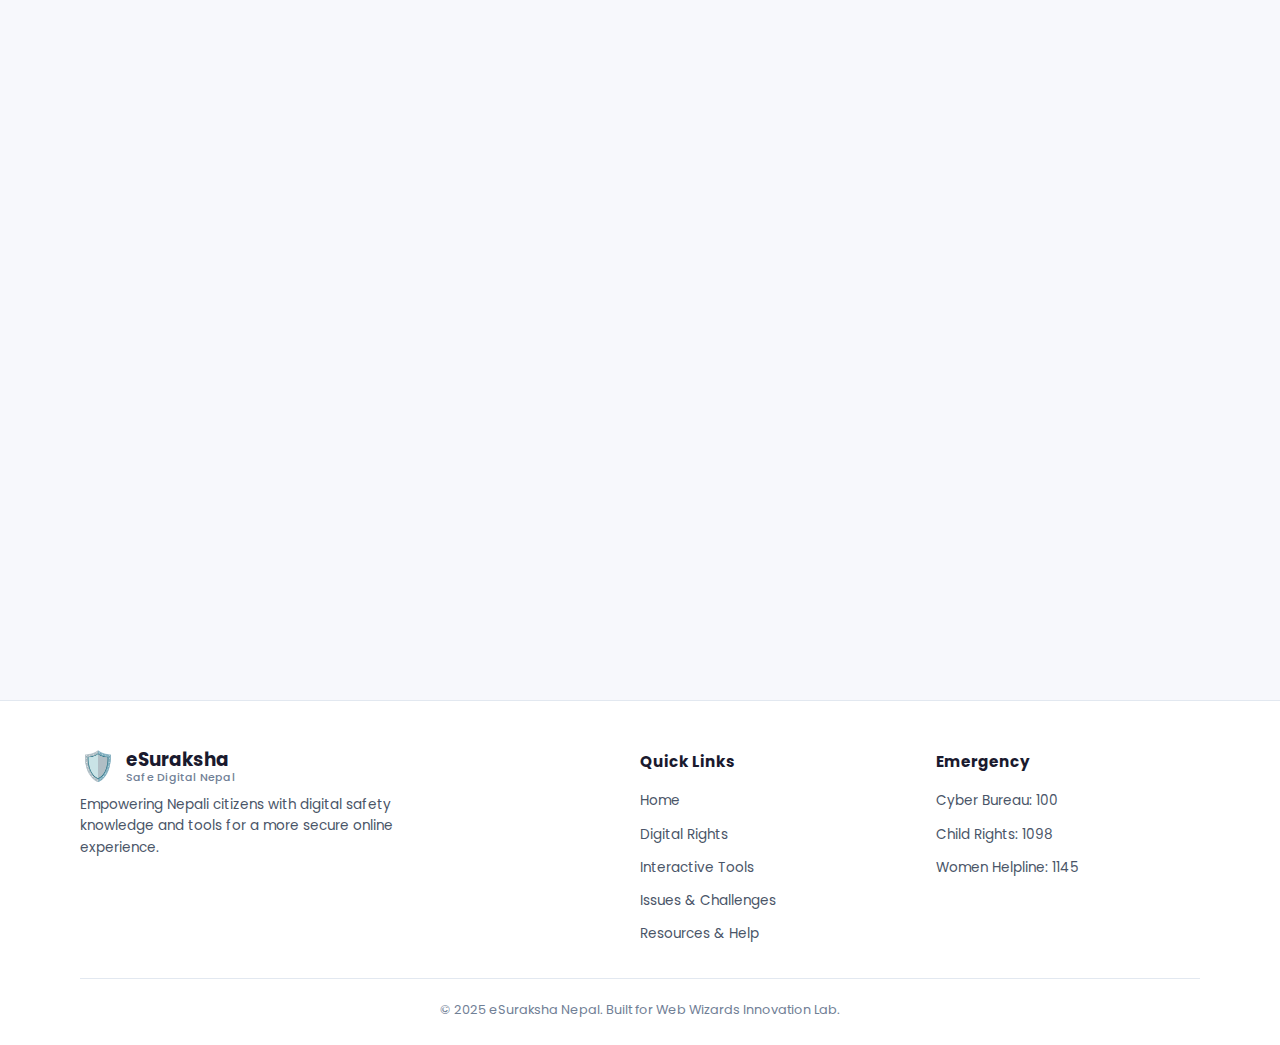
<file: issues.html>
<!DOCTYPE html>
<html lang="en" data-theme="light" data-lang="en">
<head>
  <meta charset="UTF-8" />
  <meta name="viewport" content="width=device-width, initial-scale=1.0" />
  <title>Issues &amp; Challenges — eSuraksha Nepal</title>
  <meta name="description" content="Explore Nepal's digital challenges — social media misuse, online harassment, data privacy threats, and more." />
  <link rel="stylesheet" href="css/style.css" />
  <link rel="preconnect" href="https://fonts.googleapis.com" />
  <link rel="preconnect" href="https://fonts.gstatic.com" crossorigin />
  <link href="https://fonts.googleapis.com/css2?family=Poppins:wght@400;500;600;700;800&family=Mukta:wght@400;500;700&display=swap" rel="stylesheet" />
</head>
<body>

  <!-- ═══════════════ HEADER ═══════════════ -->
  <header class="header" id="header">
    <div class="container header-inner">
      <a href="index.html" class="logo">
        <span class="logo-icon">🛡️</span>
        <div class="logo-text">
          <span class="logo-name">eSuraksha</span>
          <span class="logo-tagline">Safe Digital Nepal</span>
        </div>
      </a>
      <nav class="nav-desktop" id="navDesktop">
        <a href="index.html" class="nav-link" data-lang-en>Home</a>
        <a href="index.html" class="nav-link" data-lang-np>गृहपृष्ठ</a>
        <a href="digital-rights.html" class="nav-link" data-lang-en>Digital Rights</a>
        <a href="digital-rights.html" class="nav-link" data-lang-np>डिजिटल अधिकार</a>
        <a href="tools.html" class="nav-link" data-lang-en>Interactive Tools</a>
        <a href="tools.html" class="nav-link" data-lang-np>उपकरणहरू</a>
        <a href="issues.html" class="nav-link active" data-lang-en>Issues &amp; Challenges</a>
        <a href="issues.html" class="nav-link active" data-lang-np>मुद्दाहरू</a>
        <a href="resources.html" class="nav-link" data-lang-en>Resources &amp; Help</a>
        <a href="resources.html" class="nav-link" data-lang-np>स्रोत र सहयोग</a>
      </nav>
      <div class="nav-controls">
        <button class="theme-toggle" id="themeToggle" aria-label="Toggle dark mode">
          <span id="themeIcon">🌙</span>
        </button>
        <button class="lang-toggle" id="langToggle" aria-label="Toggle language">
          <span class="lang-flag">🌐</span>
          <span id="langLabel">EN</span>
        </button>
        <button class="hamburger" id="hamburger" aria-label="Toggle menu">
          <span></span><span></span><span></span>
        </button>
      </div>
    </div>
    <nav class="nav-mobile" id="navMobile" hidden>
      <a href="index.html" class="nav-link" data-lang-en>Home</a>
      <a href="index.html" class="nav-link" data-lang-np>गृहपृष्ठ</a>
      <a href="digital-rights.html" class="nav-link" data-lang-en>Digital Rights</a>
      <a href="digital-rights.html" class="nav-link" data-lang-np>डिजिटल अधिकार</a>
      <a href="tools.html" class="nav-link" data-lang-en>Interactive Tools</a>
      <a href="tools.html" class="nav-link" data-lang-np>उपकरणहरू</a>
      <a href="issues.html" class="nav-link active" data-lang-en>Issues &amp; Challenges</a>
      <a href="issues.html" class="nav-link active" data-lang-np>मुद्दाहरू</a>
      <a href="resources.html" class="nav-link" data-lang-en>Resources &amp; Help</a>
      <a href="resources.html" class="nav-link" data-lang-np>स्रोत र सहयोग</a>
    </nav>
  </header>

  <!-- ═══════════════ PAGE HERO ═══════════════ -->
  <section class="page-hero">
    <div class="container">
      <div class="breadcrumb">
        <a href="index.html">Home</a>
        <span class="breadcrumb-sep">›</span>
        <span data-lang-en>Issues &amp; Challenges</span>
        <span data-lang-np>मुद्दा र चुनौतीहरू</span>
      </div>
      <div class="page-hero-content">
        <span class="section-badge" data-lang-en>Understanding Challenges</span>
        <span class="section-badge" data-lang-np>चुनौतीहरू बुझ्ने</span>
        <h1 class="page-title" data-lang-en>Issues &amp; Challenges in Nepal</h1>
        <h1 class="page-title" data-lang-np>नेपालमा मुद्दा र चुनौतीहरू</h1>
        <p class="page-desc" data-lang-en>Nepal's digital space faces unique challenges — understanding them is the first step toward creating a safer online environment for all.</p>
        <p class="page-desc" data-lang-np>नेपालको डिजिटल क्षेत्रले अनुपम चुनौतीहरू सामना गरिरहेको छ — सबैका लागि सुरक्षित अनलाइन वातावरण सिर्जना गर्ने पहिलो कदम तिनीहरूलाई बुझ्नु हो।</p>
      </div>
    </div>
  </section>

  <!-- ═══════════════ CHILDREN SAFETY FEATURE ═══════════════ -->
  <section class="section feature-highlight">
    <div class="container">
      <div class="feature-grid">
        <div class="feature-image">
          <img src="Images/children-phone-budi-gustaman-unsplash-1754248941.jpg" alt="Children using smartphones safely" loading="lazy">
        </div>
        <div class="feature-content">
          <span class="section-badge" data-lang-en>Protecting Our Youth</span>
          <span class="section-badge" data-lang-np>हाम्रा युवाहरूको सुरक्षा</span>
          <h2 data-lang-en>Digital Safety for Children</h2>
          <h2 data-lang-np>बालबालिकाको लागि डिजिटल सुरक्षा</h2>
          <p data-lang-en>With increasing smartphone access among Nepal's youth, children face unique online risks including cyberbullying, inappropriate content, and privacy concerns. Parents and educators play a crucial role in guiding safe digital habits.</p>
          <p data-lang-np>नेपालका युवाहरूमा स्मार्टफोन पहुँच बढ्दै जाँदा, बालबालिकाहरूले साइबर बुलिङ, अनुचित सामग्री, र गोपनीयता चिन्ताहरू सहित अद्वितीय अनलाइन जोखिमहरूको सामना गर्छन्। सुरक्षित डिजिटल बानीहरू मार्गदर्शन गर्न अभिभावक र शिक्षकहरूले महत्त्वपूर्ण भूमिका खेल्छन्।</p>
          <a href="resources.html" class="btn btn-primary" data-lang-en>Learn How to Protect Children</a>
          <a href="resources.html" class="btn btn-primary" data-lang-np>बालबालिका सुरक्षा जान्नुहोस्</a>
        </div>
      </div>
    </div>
  </section>

  <!-- ═══════════════ CHALLENGE CARDS ═══════════════ -->
  <section class="section">
    <div class="container">
      <div class="challenges-grid">

        <!-- Challenge 1: Social Media Misuse -->
        <div class="challenge-card" data-aos>
          <div class="challenge-card-header">
            <span class="challenge-icon">📱</span>
            <h3 data-lang-en>Social Media Misuse</h3>
            <h3 data-lang-np>सामाजिक सञ्जालको दुरुपयोग</h3>
          </div>
          <p class="challenge-desc" data-lang-en>Fake news, manipulation, and misinformation spread rapidly through social media platforms in Nepal, affecting public opinion and social harmony.</p>
          <p class="challenge-desc" data-lang-np>नक्कली समाचार, हेरफेर, र गलत सूचना नेपालमा सामाजिक सञ्जाल प्लेटफर्महरूमार्फत द्रुत रूपमा फैलिन्छ, जसले सार्वजनिक मत र सामाजिक सद्भावलाई प्रभावित गर्छ।</p>
          <div class="challenge-impact">
            <h4 data-lang-en>Impact</h4>
            <h4 data-lang-np>प्रभाव</h4>
            <ul>
              <li data-lang-en>Communal tensions fueled by viral misinformation</li>
              <li data-lang-np>भाइरल गलत सूचनाले उत्प्रेरित साम्प्रदायिक तनाव</li>
              <li data-lang-en>Youth addiction to social media platforms</li>
              <li data-lang-np>युवाहरूको सामाजिक सञ्जाल प्लेटफर्ममा लत</li>
              <li data-lang-en>Fake profiles used for harassment and scams</li>
              <li data-lang-np>उत्पीडन र ठगीका लागि प्रयोग गरिएका नक्कली प्रोफाइलहरू</li>
            </ul>
          </div>
          <div class="challenge-action">
            <h4 data-lang-en>What You Can Do</h4>
            <h4 data-lang-np>तपाईं के गर्न सक्नुहुन्छ</h4>
            <ul>
              <li data-lang-en>Verify information from multiple sources before sharing</li>
              <li data-lang-np>साझा गर्नु अघि धेरै स्रोतहरूबाट जानकारी प्रमाणित गर्नुहोस्</li>
              <li data-lang-en>Report suspicious accounts and fake news to the platform</li>
              <li data-lang-np>शंकास्पद खाताहरू र नक्कली समाचार प्लेटफर्ममा रिपोर्ट गर्नुहोस्</li>
            </ul>
          </div>
        </div>

        <!-- Challenge 2: Online Harassment -->
        <div class="challenge-card" data-aos>
          <div class="challenge-card-header">
            <span class="challenge-icon">🚫</span>
            <h3 data-lang-en>Online Harassment &amp; Cyberbullying</h3>
            <h3 data-lang-np>अनलाइन उत्पीडन र साइबर बुलिङ</h3>
          </div>
          <p class="challenge-desc" data-lang-en>Online harassment disproportionately affects women, children, LGBTQ+ individuals, and journalists in Nepal, often with impunity.</p>
          <p class="challenge-desc" data-lang-np>अनलाइन उत्पीडनले नेपालमा महिला, बालबालिका, LGBTQ+ व्यक्तिहरू, र पत्रकारहरूलाई असमान रूपमा प्रभावित गर्छ, प्रायः दण्डहीनतासहित।</p>
          <div class="challenge-impact">
            <h4 data-lang-en>Impact</h4>
            <h4 data-lang-np>प्रभाव</h4>
            <ul>
              <li data-lang-en>Mental health issues and self-censorship</li>
              <li data-lang-np>मानसिक स्वास्थ्य समस्या र आत्म-सेन्सरशिप</li>
              <li data-lang-en>Victims reluctant to report due to social stigma</li>
              <li data-lang-np>सामाजिक कलंकका कारण रिपोर्ट गर्न अनिच्छुक पीडितहरू</li>
              <li data-lang-en>Threats of non-consensual image sharing</li>
              <li data-lang-np>सहमति बिनाको छवि साझेदारीको धम्कीहरू</li>
            </ul>
          </div>
          <div class="challenge-action">
            <h4 data-lang-en>What You Can Do</h4>
            <h4 data-lang-np>तपाईं के गर्न सक्नुहुन्छ</h4>
            <ul>
              <li data-lang-en>Document evidence (screenshots with timestamps)</li>
              <li data-lang-np>प्रमाण कागजात गर्नुहोस् (टाइमस्ट्याम्पसहित स्क्रिनसटहरू)</li>
              <li data-lang-en>Report to platform and file police complaint (Dial 100)</li>
              <li data-lang-np>प्लेटफर्ममा रिपोर्ट गर्नुहोस् र प्रहरी उजुरी दर्ता गर्नुहोस् (१०० डायल गर्नुहोस्)</li>
            </ul>
          </div>
        </div>

        <!-- Challenge 3: Data Privacy Threats -->
        <div class="challenge-card" data-aos>
          <div class="challenge-card-header">
            <span class="challenge-icon">🔓</span>
            <h3 data-lang-en>Data Privacy Threats</h3>
            <h3 data-lang-np>डाटा गोपनीयता खतराहरू</h3>
          </div>
          <p class="challenge-desc" data-lang-en>Excessive data collection by apps, data breaches, and identity theft are growing concerns in Nepal's rapidly digitizing economy.</p>
          <p class="challenge-desc" data-lang-np>एपहरूद्वारा अत्यधिक डाटा सङ्कलन, डाटा उल्लंघन, र पहिचान चोरी नेपालको द्रुत रूपमा डिजिटलाइज हुँदै गरेको अर्थव्यवस्थामा बढ्दो चिन्ता हो।</p>
          <div class="challenge-impact">
            <h4 data-lang-en>Impact</h4>
            <h4 data-lang-np>प्रभाव</h4>
            <ul>
              <li data-lang-en>Personal data sold without consent on dark web</li>
              <li data-lang-np>डार्क वेबमा सहमति बिना व्यक्तिगत डाटा बिक्री</li>
              <li data-lang-en>Financial fraud through stolen banking credentials</li>
              <li data-lang-np>चोरी गरिएको बैंकिङ प्रमाणहरूमार्फत आर्थिक ठगी</li>
              <li data-lang-en>Weak data protection enforcement by authorities</li>
              <li data-lang-np>अधिकारीहरूद्वारा कमजोर डाटा सुरक्षा प्रवर्तन</li>
            </ul>
          </div>
          <div class="challenge-action">
            <h4 data-lang-en>What You Can Do</h4>
            <h4 data-lang-np>तपाईं के गर्न सक्नुहुन्छ</h4>
            <ul>
              <li data-lang-en>Review and limit app permissions on your devices</li>
              <li data-lang-np>आफ्ना उपकरणहरूमा एप अनुमतिहरू समीक्षा र सीमित गर्नुहोस्</li>
              <li data-lang-en>Use strong passwords and enable two-factor authentication</li>
              <li data-lang-np>बलियो पासवर्ड प्रयोग गर्नुहोस् र दुई-कारक प्रमाणीकरण सक्षम गर्नुहोस्</li>
            </ul>
          </div>
        </div>

        <!-- Challenge 4: Political Speech & Online Restrictions -->
        <div class="challenge-card" data-aos>
          <div class="challenge-card-header">
            <span class="challenge-icon">🏛️</span>
            <h3 data-lang-en>Political Speech &amp; Online Restrictions</h3>
            <h3 data-lang-np>राजनीतिक भाषण र अनलाइन प्रतिबन्धहरू</h3>
          </div>
          <p class="challenge-desc" data-lang-en>Nepal has seen arrests under the Electronic Transactions Act for social media posts, raising concerns about freedom of speech online.</p>
          <p class="challenge-desc" data-lang-np>नेपालमा सामाजिक सञ्जाल पोस्टहरूका लागि इलेक्ट्रोनिक कारोबार ऐन अन्तर्गत गिरफ्तारीहरू भएका छन्, जसले अनलाइन अभिव्यक्ति स्वतन्त्रताबारे चिन्ता बढाएको छ।</p>
          <div class="challenge-impact">
            <h4 data-lang-en>Impact</h4>
            <h4 data-lang-np>प्रभाव</h4>
            <ul>
              <li data-lang-en>Self-censorship among journalists and activists</li>
              <li data-lang-np>पत्रकार र कार्यकर्ताहरूमा आत्म-सेन्सरशिप</li>
              <li data-lang-en>Social media bans during political unrest</li>
              <li data-lang-np>राजनीतिक अशान्तिको समयमा सामाजिक सञ्जाल प्रतिबन्ध</li>
              <li data-lang-en>Vague laws used to silence dissent</li>
              <li data-lang-np>असहमतिलाई मौन गराउन प्रयोग गरिएका अस्पष्ट कानूनहरू</li>
            </ul>
          </div>
          <div class="challenge-action">
            <h4 data-lang-en>What You Can Do</h4>
            <h4 data-lang-np>तपाईं के गर्न सक्नुहुन्छ</h4>
            <ul>
              <li data-lang-en>Know your constitutional rights (Article 17 — Freedom of Expression)</li>
              <li data-lang-np>आफ्नो संवैधानिक अधिकार जान्नुहोस् (धारा १७ — अभिव्यक्ति स्वतन्त्रता)</li>
              <li data-lang-en>Support digital rights organizations advocating for reform</li>
              <li data-lang-np>सुधारको वकालत गर्ने डिजिटल अधिकार संगठनहरूलाई समर्थन गर्नुहोस्</li>
            </ul>
          </div>
        </div>

        <!-- Challenge 5: Digital Divide -->
        <div class="challenge-card" data-aos>
          <div class="challenge-card-header">
            <span class="challenge-icon">🌍</span>
            <h3 data-lang-en>Digital Divide &amp; Access Inequality</h3>
            <h3 data-lang-np>डिजिटल विभाजन र पहुँच असमानता</h3>
          </div>
          <p class="challenge-desc" data-lang-en>Significant disparities exist between urban and rural areas in internet access, digital literacy, and technology availability.</p>
          <p class="challenge-desc" data-lang-np>इन्टरनेट पहुँच, डिजिटल साक्षरता, र प्रविधिको उपलब्धतामा शहरी र ग्रामीण क्षेत्रहरूबीच उल्लेखनीय असमानताहरू छन्।</p>
          <div class="challenge-impact">
            <h4 data-lang-en>Impact</h4>
            <h4 data-lang-np>प्रभाव</h4>
            <ul>
              <li data-lang-en>Rural communities excluded from digital services</li>
              <li data-lang-np>ग्रामीण समुदायहरू डिजिटल सेवाहरूबाट वञ्चित</li>
              <li data-lang-en>Gender gap in internet access and digital skills</li>
              <li data-lang-np>इन्टरनेट पहुँच र डिजिटल सीपमा लैङ्गिक अन्तर</li>
              <li data-lang-en>Language barriers (most content in English only)</li>
              <li data-lang-np>भाषा अवरोधहरू (अधिकांश सामग्री अंग्रेजीमा मात्र)</li>
            </ul>
          </div>
          <div class="challenge-action">
            <h4 data-lang-en>What You Can Do</h4>
            <h4 data-lang-np>तपाईं के गर्न सक्नुहुन्छ</h4>
            <ul>
              <li data-lang-en>Support digital literacy programs in your community</li>
              <li data-lang-np>आफ्नो समुदायमा डिजिटल साक्षरता कार्यक्रमहरूलाई समर्थन गर्नुहोस्</li>
              <li data-lang-en>Teach basic digital skills to family members and neighbors</li>
              <li data-lang-np>परिवारका सदस्यहरू र छिमेकीहरूलाई आधारभूत डिजिटल सीपहरू सिकाउनुहोस्</li>
            </ul>
          </div>
        </div>

        <!-- Challenge 6: Surveillance & Government Monitoring -->
        <div class="challenge-card" data-aos>
          <div class="challenge-card-header">
            <span class="challenge-icon">👁️</span>
            <h3 data-lang-en>Surveillance &amp; Government Monitoring</h3>
            <h3 data-lang-np>निगरानी र सरकारी अनुगमन</h3>
          </div>
          <p class="challenge-desc" data-lang-en>Lack of transparency around government digital surveillance capabilities and the potential for misuse of monitoring tools.</p>
          <p class="challenge-desc" data-lang-np>सरकारी डिजिटल निगरानी क्षमताहरू र अनुगमन उपकरणहरूको दुरुपयोगको सम्भावनाबारे पारदर्शिताको अभाव।</p>
          <div class="challenge-impact">
            <h4 data-lang-en>Impact</h4>
            <h4 data-lang-np>प्रभाव</h4>
            <ul>
              <li data-lang-en>Chilling effect on freedom of expression and press</li>
              <li data-lang-np>अभिव्यक्ति स्वतन्त्रता र प्रेसमा चिसो प्रभाव</li>
              <li data-lang-en>Potential misuse of data for political purposes</li>
              <li data-lang-np>राजनीतिक उद्देश्यका लागि डाटाको सम्भावित दुरुपयोग</li>
              <li data-lang-en>Lack of oversight and accountability mechanisms</li>
              <li data-lang-np>निगरानी र जवाफदेहिता संयन्त्रको अभाव</li>
            </ul>
          </div>
          <div class="challenge-action">
            <h4 data-lang-en>What You Can Do</h4>
            <h4 data-lang-np>तपाईं के गर्न सक्नुहुन्छ</h4>
            <ul>
              <li data-lang-en>Use encrypted messaging apps (Signal, WhatsApp) for sensitive communications</li>
              <li data-lang-np>संवेदनशील सञ्चारका लागि इन्क्रिप्टेड मेसेजिङ एपहरू (Signal, WhatsApp) प्रयोग गर्नुहोस्</li>
              <li data-lang-en>Support privacy advocacy and demand transparent surveillance laws</li>
              <li data-lang-np>गोपनीयता वकालत समर्थन गर्नुहोस् र पारदर्शी निगरानी कानूनको माग गर्नुहोस्</li>
            </ul>
          </div>
        </div>

      </div>
    </div>
  </section>

  <!-- ═══════════════ FOOTER ═══════════════ -->
  <footer class="footer">
    <div class="container">
      <div class="footer-grid">
        <div class="footer-brand">
          <a href="index.html" class="logo">
            <span class="logo-icon">🛡️</span>
            <div class="logo-text">
              <span class="logo-name">eSuraksha</span>
              <span class="logo-tagline">Safe Digital Nepal</span>
            </div>
          </a>
          <p data-lang-en>Empowering Nepali citizens with digital safety knowledge and tools for a more secure online experience.</p>
          <p data-lang-np>नेपाली नागरिकहरूलाई सुरक्षित अनलाइन अनुभवका लागि डिजिटल सुरक्षा ज्ञान र उपकरणहरूद्वारा सशक्त बनाउँदै।</p>
        </div>
        <div class="footer-links">
          <h4 data-lang-en>Quick Links</h4>
          <h4 data-lang-np>द्रुत लिंकहरू</h4>
          <ul>
            <li><a href="index.html" data-lang-en>Home</a><a href="index.html" data-lang-np>गृहपृष्ठ</a></li>
            <li><a href="digital-rights.html" data-lang-en>Digital Rights</a><a href="digital-rights.html" data-lang-np>डिजिटल अधिकार</a></li>
            <li><a href="tools.html" data-lang-en>Interactive Tools</a><a href="tools.html" data-lang-np>उपकरणहरू</a></li>
            <li><a href="issues.html" data-lang-en>Issues &amp; Challenges</a><a href="issues.html" data-lang-np>मुद्दा र चुनौतीहरू</a></li>
            <li><a href="resources.html" data-lang-en>Resources &amp; Help</a><a href="resources.html" data-lang-np>स्रोत र सहयोग</a></li>
          </ul>
        </div>
        <div class="footer-links">
          <h4 data-lang-en>Emergency</h4>
          <h4 data-lang-np>आपतकालीन</h4>
          <ul>
            <li><a href="tel:100" data-lang-en>Cyber Bureau: 100</a><a href="tel:100" data-lang-np>साइबर ब्यूरो: १००</a></li>
            <li><a href="tel:1098" data-lang-en>Child Rights: 1098</a><a href="tel:1098" data-lang-np>बाल अधिकार: १०९८</a></li>
            <li><a href="tel:1145" data-lang-en>Women Helpline: 1145</a><a href="tel:1145" data-lang-np>महिला हेल्पलाइन: ११४५</a></li>
          </ul>
        </div>
      </div>
      <div class="footer-bottom">
        <p>&copy; 2025 eSuraksha Nepal. Built for Web Wizards Innovation Lab.</p>
      </div>
    </div>
  </footer>

  <button class="back-to-top" id="backToTop" aria-label="Back to top">↑</button>

  <script src="js/navigation.js"></script>
  <script src="js/language.js"></script>
  <script src="js/main.js"></script>
</body>
</html>
</file>
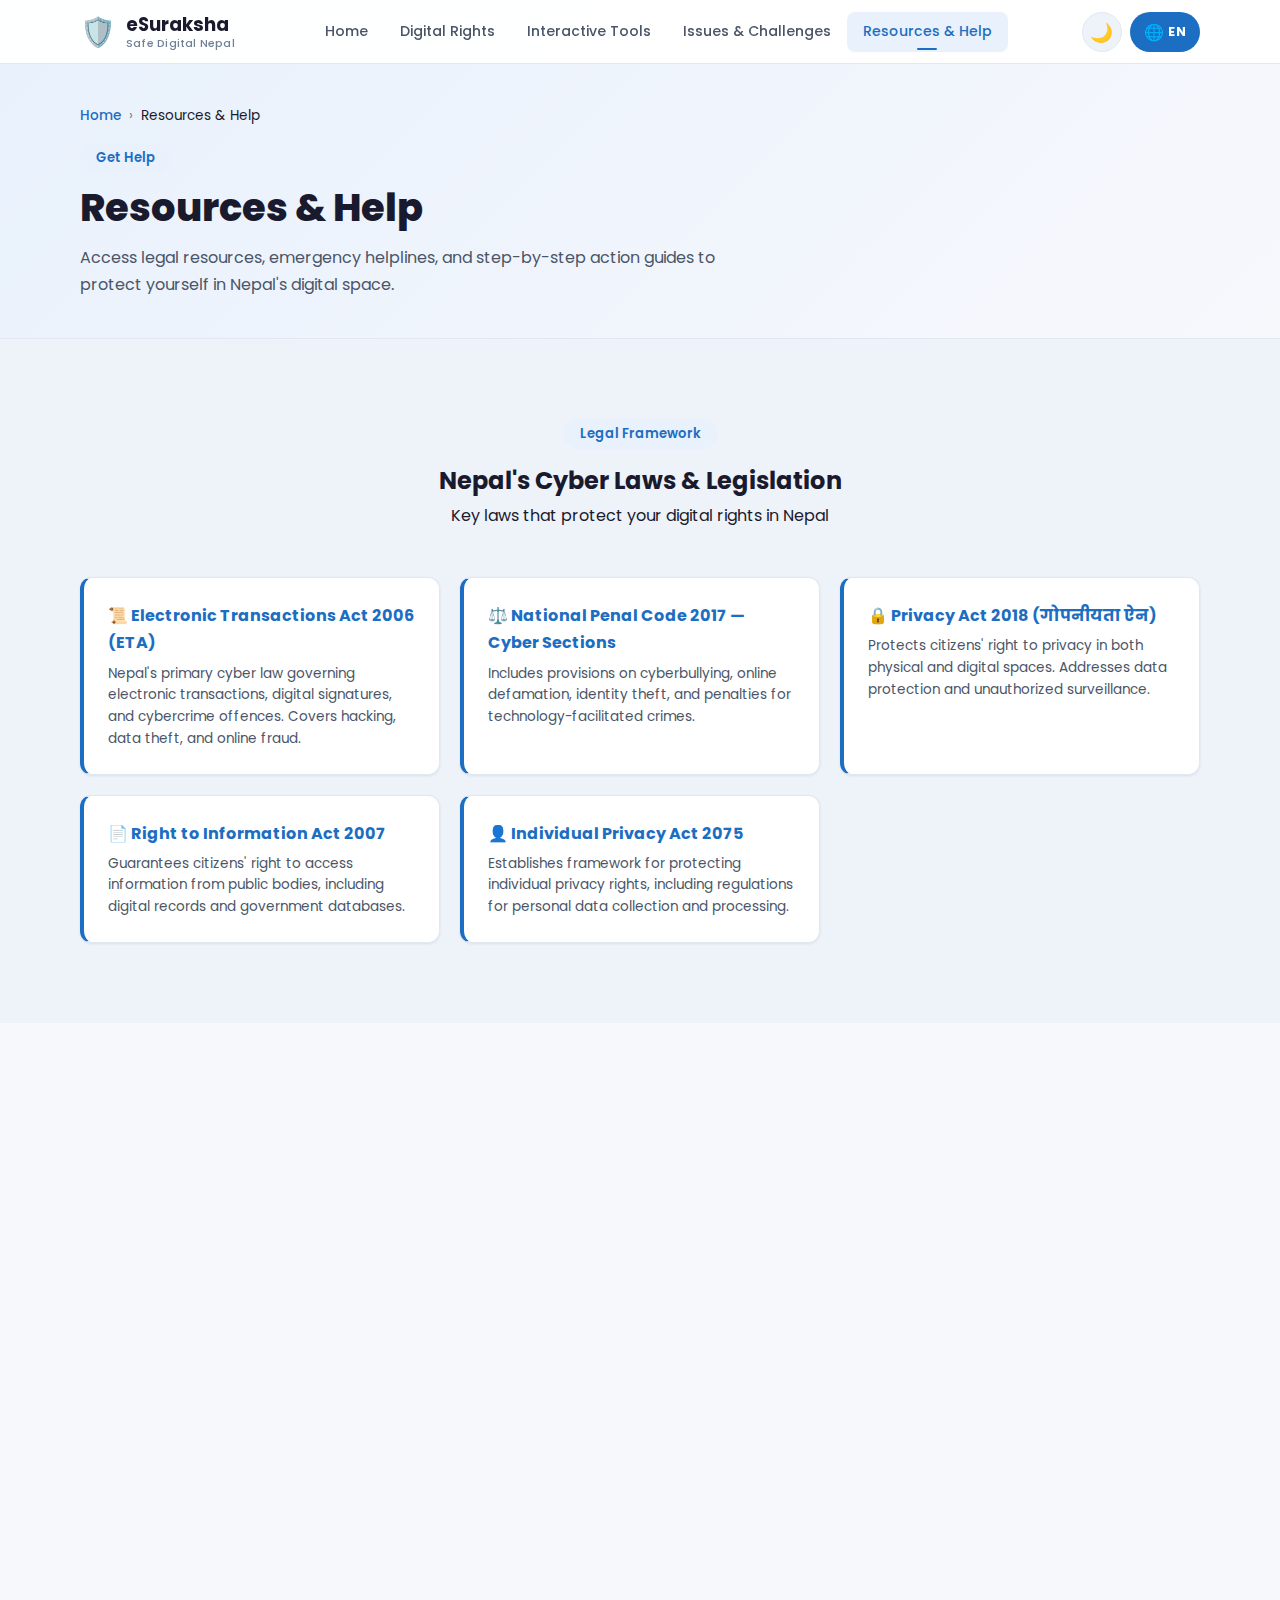
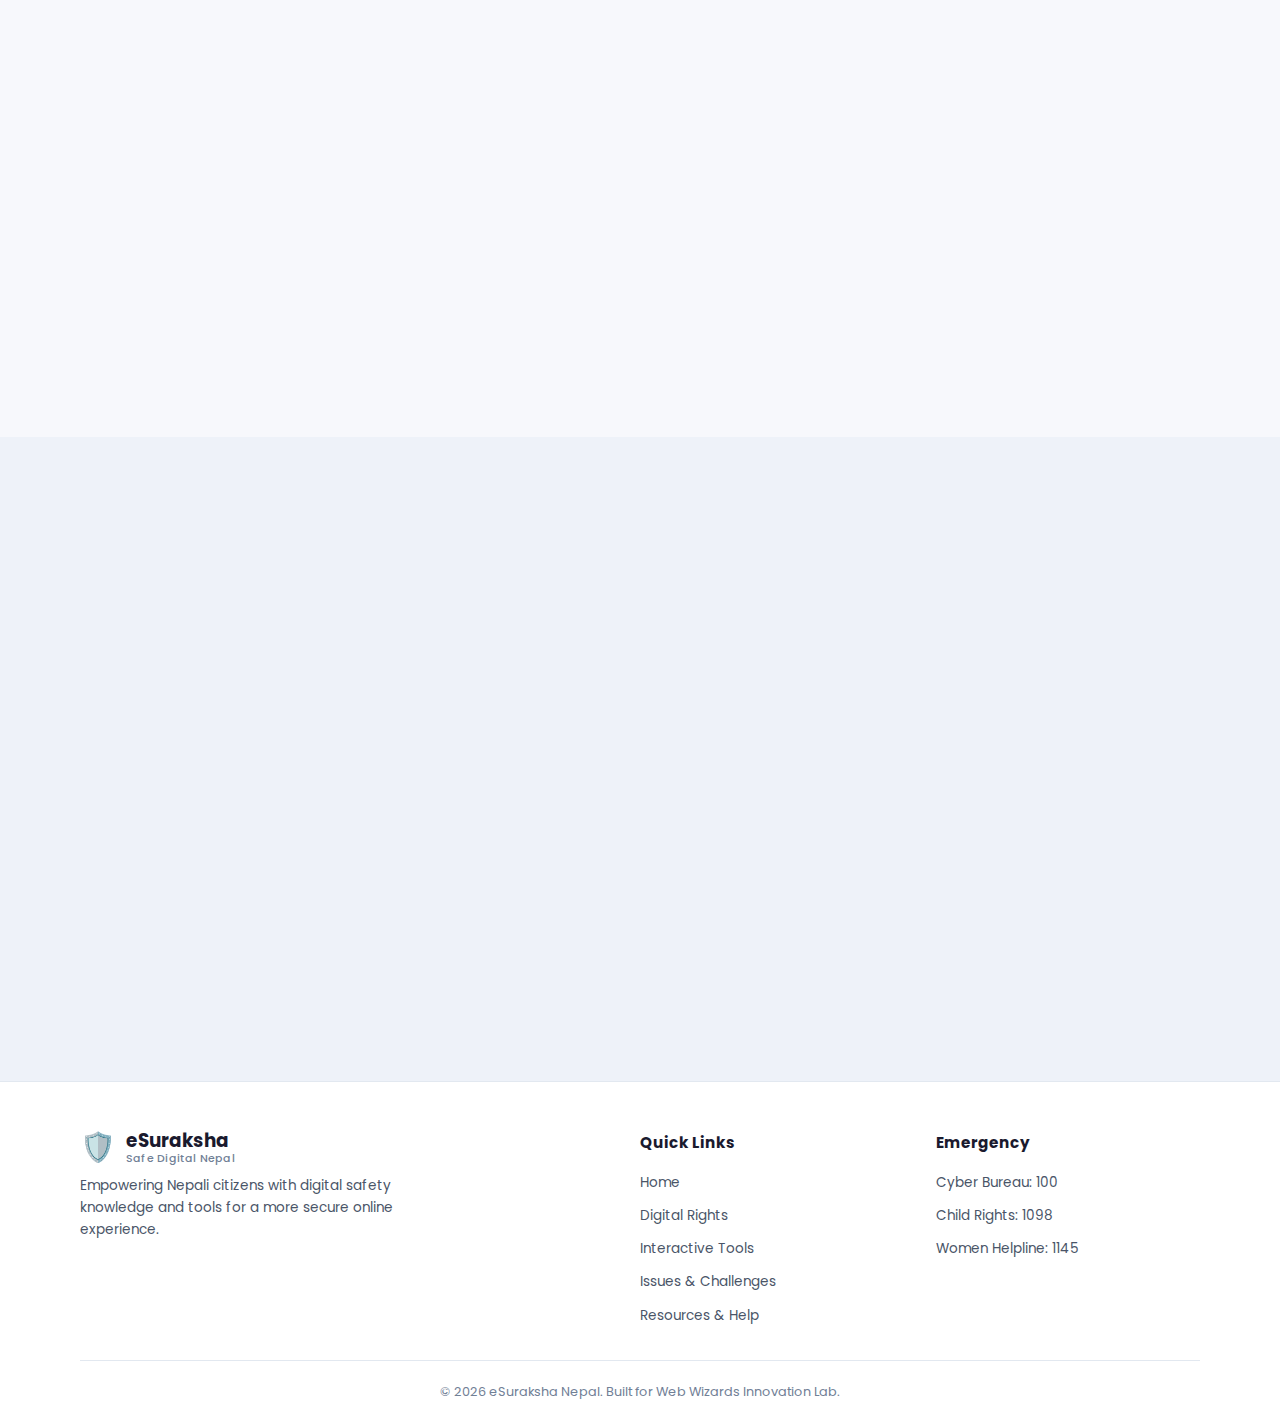
<file: resources.html>
﻿<!DOCTYPE html>
<html lang="en" data-theme="light" data-lang="en">
<head>
  <meta charset="UTF-8" />
  <meta name="viewport" content="width=device-width, initial-scale=1.0" />
  <title>Resources &amp; Help — eSuraksha Nepal</title>
  <meta name="description" content="Access Nepal's cyber laws, legal resources, helplines, and step-by-step action guides for online safety." />
  <link rel="stylesheet" href="css/style.css" />
  <link rel="preconnect" href="https://fonts.googleapis.com" />
  <link rel="preconnect" href="https://fonts.gstatic.com" crossorigin />
  <link href="https://fonts.googleapis.com/css2?family=Poppins:wght@400;500;600;700;800&family=Mukta:wght@400;500;700&display=swap" rel="stylesheet" />
</head>
<body>

  <!-- ═══════════════ HEADER ═══════════════ -->
  <header class="header" id="header">
    <div class="container header-inner">
      <a href="index.html" class="logo">
        <span class="logo-icon">🛡️</span>
        <div class="logo-text">
          <span class="logo-name">eSuraksha</span>
          <span class="logo-tagline">Safe Digital Nepal</span>
        </div>
      </a>
      <nav class="nav-desktop" id="navDesktop">
        <a href="index.html" class="nav-link" data-lang-en>Home</a>
        <a href="index.html" class="nav-link" data-lang-np>गृहपृष्ठ</a>
        <a href="digital-rights.html" class="nav-link" data-lang-en>Digital Rights</a>
        <a href="digital-rights.html" class="nav-link" data-lang-np>डिजिटल अधिकार</a>
        <a href="tools.html" class="nav-link" data-lang-en>Interactive Tools</a>
        <a href="tools.html" class="nav-link" data-lang-np>उपकरणहरू</a>
        <a href="issues.html" class="nav-link" data-lang-en>Issues &amp; Challenges</a>
        <a href="issues.html" class="nav-link" data-lang-np>मुद्दाहरू</a>
        <a href="resources.html" class="nav-link active" data-lang-en>Resources &amp; Help</a>
        <a href="resources.html" class="nav-link active" data-lang-np>स्रोत र सहयोग</a>
      </nav>
      <div class="nav-controls">
        <button class="theme-toggle" id="themeToggle" aria-label="Toggle dark mode">
          <span id="themeIcon">🌙</span>
        </button>
        <button class="lang-toggle" id="langToggle" aria-label="Toggle language">
          <span class="lang-flag">🌐</span>
          <span id="langLabel">EN</span>
        </button>
        <button class="hamburger" id="hamburger" aria-label="Toggle menu">
          <span></span><span></span><span></span>
        </button>
      </div>
    </div>
    <nav class="nav-mobile" id="navMobile" hidden>
      <a href="index.html" class="nav-link" data-lang-en>Home</a>
      <a href="index.html" class="nav-link" data-lang-np>गृहपृष्ठ</a>
      <a href="digital-rights.html" class="nav-link" data-lang-en>Digital Rights</a>
      <a href="digital-rights.html" class="nav-link" data-lang-np>डिजिटल अधिकार</a>
      <a href="tools.html" class="nav-link" data-lang-en>Interactive Tools</a>
      <a href="tools.html" class="nav-link" data-lang-np>उपकरणहरू</a>
      <a href="issues.html" class="nav-link" data-lang-en>Issues &amp; Challenges</a>
      <a href="issues.html" class="nav-link" data-lang-np>मुद्दाहरू</a>
      <a href="resources.html" class="nav-link active" data-lang-en>Resources &amp; Help</a>
      <a href="resources.html" class="nav-link active" data-lang-np>स्रोत र सहयोग</a>
    </nav>
  </header>

  <!-- ═══════════════ PAGE HERO ═══════════════ -->
  <section class="page-hero">
    <div class="container">
      <div class="breadcrumb">
        <a href="index.html">Home</a>
        <span class="breadcrumb-sep">›</span>
        <span data-lang-en>Resources &amp; Help</span>
        <span data-lang-np>स्रोत र सहयोग</span>
      </div>
      <div class="page-hero-content">
        <span class="section-badge" data-lang-en>Get Help</span>
        <span class="section-badge" data-lang-np>सहयोग पाउनुहोस्</span>
        <h1 class="page-title" data-lang-en>Resources &amp; Help</h1>
        <h1 class="page-title" data-lang-np>स्रोत र सहयोग</h1>
        <p class="page-desc" data-lang-en>Access legal resources, emergency helplines, and step-by-step action guides to protect yourself in Nepal's digital space.</p>
        <p class="page-desc" data-lang-np>नेपालको डिजिटल क्षेत्रमा आफूलाई सुरक्षित गर्न कानूनी स्रोतहरू, आपतकालीन हेल्पलाइनहरू, र चरणबद्ध कार्य गाइडहरू पहुँच गर्नुहोस्।</p>
      </div>
    </div>
  </section>

  <!-- ═══════════════ LEGAL RESOURCES ═══════════════ -->
  <section class="section legal-section">
    <div class="container">
      <div class="section-header" data-aos>
        <span class="section-badge" data-lang-en>Legal Framework</span>
        <span class="section-badge" data-lang-np>कानूनी ढाँचा</span>
        <h2 data-lang-en>Nepal's Cyber Laws &amp; Legislation</h2>
        <h2 data-lang-np>नेपालको साइबर कानून र विधान</h2>
        <p data-lang-en>Key laws that protect your digital rights in Nepal</p>
        <p data-lang-np>नेपालमा तपाईंको डिजिटल अधिकार सुरक्षित गर्ने प्रमुख कानूनहरू</p>
      </div>
      <div class="laws-grid laws-grid-5" data-aos>
        <div class="law-card">
          <h3 data-lang-en>📜 Electronic Transactions Act 2006 (ETA)</h3>
          <h3 data-lang-np>📜 इलेक्ट्रोनिक कारोबार ऐन २००६</h3>
          <p data-lang-en>Nepal's primary cyber law governing electronic transactions, digital signatures, and cybercrime offences. Covers hacking, data theft, and online fraud.</p>
          <p data-lang-np>इलेक्ट्रोनिक कारोबार, डिजिटल हस्ताक्षर, र साइबर अपराध कसूरहरू शासन गर्ने नेपालको प्राथमिक साइबर कानून।</p>
        </div>
        <div class="law-card">
          <h3 data-lang-en>⚖️ National Penal Code 2017 — Cyber Sections</h3>
          <h3 data-lang-np>⚖️ राष्ट्रिय दण्ड संहिता २०१७ — साइबर खण्ड</h3>
          <p data-lang-en>Includes provisions on cyberbullying, online defamation, identity theft, and penalties for technology-facilitated crimes.</p>
          <p data-lang-np>साइबर बुलिङ, अनलाइन मानहानि, पहिचान चोरी, र प्रविधि-सहायता अपराधहरूको दण्डसम्बन्धी प्रावधानहरू समावेश गर्छ।</p>
        </div>
        <div class="law-card">
          <h3 data-lang-en>🔒 Privacy Act 2018 (गोपनीयता ऐन)</h3>
          <h3 data-lang-np>🔒 गोपनीयता ऐन २०१८</h3>
          <p data-lang-en>Protects citizens' right to privacy in both physical and digital spaces. Addresses data protection and unauthorized surveillance.</p>
          <p data-lang-np>भौतिक र डिजिटल दुवै क्षेत्रहरूमा नागरिकहरूको गोपनीयताको अधिकार सुरक्षित गर्छ।</p>
        </div>
        <div class="law-card">
          <h3 data-lang-en>📄 Right to Information Act 2007</h3>
          <h3 data-lang-np>📄 सूचनाको हक सम्बन्धी ऐन २००७</h3>
          <p data-lang-en>Guarantees citizens' right to access information from public bodies, including digital records and government databases.</p>
          <p data-lang-np>सार्वजनिक निकायहरूबाट जानकारी पहुँच गर्ने नागरिकहरूको अधिकारको ग्यारेन्टी दिन्छ, डिजिटल अभिलेख र सरकारी डाटाबेसहरू सहित।</p>
        </div>
        <div class="law-card">
          <h3 data-lang-en>👤 Individual Privacy Act 2075</h3>
          <h3 data-lang-np>👤 व्यक्तिगत गोपनीयता ऐन २०७५</h3>
          <p data-lang-en>Establishes framework for protecting individual privacy rights, including regulations for personal data collection and processing.</p>
          <p data-lang-np>व्यक्तिगत गोपनीयता अधिकारहरू सुरक्षित गर्ने ढाँचा स्थापित गर्छ, व्यक्तिगत डाटा सङ्कलन र प्रशोधनका लागि नियमहरू सहित।</p>
        </div>
      </div>
    </div>
  </section>

  <!-- ═══════════════ ACTION PLAN ═══════════════ -->
  <section class="section">
    <div class="container">
      <div class="section-header" data-aos>
        <span class="section-badge" data-lang-en>Action Guide</span>
        <span class="section-badge" data-lang-np>कार्य गाइड</span>
        <h2 data-lang-en>What to Do When Targeted Online</h2>
        <h2 data-lang-np>अनलाइन लक्षित हुँदा के गर्ने</h2>
        <p data-lang-en>A step-by-step guide for Nepali citizens facing cyber threats</p>
        <p data-lang-np>साइबर खतराहरू सामना गर्ने नेपाली नागरिकहरूका लागि चरणबद्ध गाइड</p>
      </div>
      <div class="action-steps" data-aos>
        <div class="action-step">
          <div class="step-number">1</div>
          <div class="step-content">
            <h3 data-lang-en>Document Everything</h3>
            <h3 data-lang-np>सबै कागजात गर्नुहोस्</h3>
            <p data-lang-en>Take screenshots with timestamps of all threatening messages, posts, or transactions. Save URLs and usernames of the perpetrators.</p>
            <p data-lang-np>सबै धम्कीपूर्ण सन्देशहरू, पोस्टहरू, वा कारोबारहरूको टाइमस्ट्याम्पसहित स्क्रिनसट लिनुहोस्। अपराधीहरूको URL र प्रयोगकर्ता नामहरू बचत गर्नुहोस्।</p>
          </div>
        </div>
        <div class="action-step">
          <div class="step-number">2</div>
          <div class="step-content">
            <h3 data-lang-en>Report to the Platform</h3>
            <h3 data-lang-np>प्लेटफर्ममा रिपोर्ट गर्नुहोस्</h3>
            <p data-lang-en>Use the platform's reporting tools (Facebook, TikTok, Viber, etc.) to report abusive content, fake accounts, or scam messages.</p>
            <p data-lang-np>अपमानजनक सामग्री, नक्कली खाताहरू, वा ठगी सन्देशहरू रिपोर्ट गर्न प्लेटफर्मको रिपोर्टिङ उपकरणहरू प्रयोग गर्नुहोस्।</p>
          </div>
        </div>
        <div class="action-step">
          <div class="step-number">3</div>
          <div class="step-content">
            <h3 data-lang-en>File a Police Report</h3>
            <h3 data-lang-np>प्रहरी रिपोर्ट दर्ता गर्नुहोस्</h3>
            <p data-lang-en>Contact the Nepal Police Cyber Bureau by dialing 100 or visiting your local police station with your evidence documentation.</p>
            <p data-lang-np>१०० डायल गरेर वा आफ्नो प्रमाण कागजातहरूसहित स्थानीय प्रहरी चौकीमा गएर नेपाल प्रहरी साइबर ब्यूरोलाई सम्पर्क गर्नुहोस्।</p>
          </div>
        </div>
        <div class="action-step">
          <div class="step-number">4</div>
          <div class="step-content">
            <h3 data-lang-en>Seek Support</h3>
            <h3 data-lang-np>सहयोग खोज्नुहोस्</h3>
            <p data-lang-en>Reach out to trusted friends, family, or professional counseling services. You don't have to face this alone. Call helplines if needed.</p>
            <p data-lang-np>विश्वसनीय साथीहरू, परिवार, वा पेशेवर परामर्श सेवाहरूसँग सम्पर्क गर्नुहोस्। तपाईंले यो एक्लै सामना गर्नुपर्दैन।</p>
          </div>
        </div>
        <div class="action-step">
          <div class="step-number">5</div>
          <div class="step-content">
            <h3 data-lang-en>Secure Your Accounts</h3>
            <h3 data-lang-np>आफ्ना खाताहरू सुरक्षित गर्नुहोस्</h3>
            <p data-lang-en>Change passwords immediately, enable two-factor authentication, review account permissions, and check for unauthorized login activity.</p>
            <p data-lang-np>तुरुन्तै पासवर्डहरू परिवर्तन गर्नुहोस्, दुई-कारक प्रमाणीकरण सक्षम गर्नुहोस्, खाता अनुमतिहरू समीक्षा गर्नुहोस्, र अनधिकृत लगइन गतिविधि जाँच गर्नुहोस्।</p>
          </div>
        </div>
      </div>
    </div>
  </section>

  <!-- ═══════════════ HELPLINES ═══════════════ -->
  <section class="section helplines-section">
    <div class="container">
      <div class="section-header" data-aos>
        <span class="section-badge" data-lang-en>Emergency Contacts</span>
        <span class="section-badge" data-lang-np>आपतकालीन सम्पर्कहरू</span>
        <h2 data-lang-en>Helplines &amp; Support</h2>
        <h2 data-lang-np>हेल्पलाइनहरू र सहयोग</h2>
        <p data-lang-en>Reach out for help — these services are available for all Nepali citizens</p>
        <p data-lang-np>सहयोगका लागि सम्पर्क गर्नुहोस् — यी सेवाहरू सबै नेपाली नागरिकहरूका लागि उपलब्ध छन्</p>
      </div>
      <div class="helpline-grid" data-aos>
        <div class="helpline-card">
          <span class="helpline-icon">🚔</span>
          <h3 data-lang-en>Nepal Police Cyber Bureau</h3>
          <h3 data-lang-np>नेपाल प्रहरी साइबर ब्यूरो</h3>
          <p class="helpline-desc" data-lang-en>Report cybercrime, online fraud, and digital threats to the police.</p>
          <p class="helpline-desc" data-lang-np>साइबर अपराध, अनलाइन ठगी, र डिजिटल खतराहरू प्रहरीमा रिपोर्ट गर्नुहोस्।</p>
          <a href="https://cid.nepalpolice.gov.np/" target="_blank" class="helpline-number">🌐 cid.nepalpolice.gov.np</a>
        </div>
        <div class="helpline-card">
          <span class="helpline-icon">📡</span>
          <h3 data-lang-en>Nepal Telecommunications Authority</h3>
          <h3 data-lang-np>नेपाल दूरसञ्चार प्राधिकरण</h3>
          <p class="helpline-desc" data-lang-en>Report telecom-related issues, SIM fraud, and network concerns.</p>
          <p class="helpline-desc" data-lang-np>दूरसञ्चार-सम्बन्धित मुद्दाहरू, SIM ठगी, र नेटवर्क चिन्ताहरू रिपोर्ट गर्नुहोस्।</p>
          <a href="https://www.nta.gov.np" target="_blank" class="helpline-number">🌐 www.nta.gov.np</a>
        </div>
        <div class="helpline-card">
          <span class="helpline-icon">👶</span>
          <h3 data-lang-en>National Child Rights Council</h3>
          <h3 data-lang-np>राष्ट्रिय बाल अधिकार परिषद्</h3>
          <p class="helpline-desc" data-lang-en>Report child exploitation, cyberbullying of minors, and child safety concerns online.</p>
          <p class="helpline-desc" data-lang-np>बाल शोषण, नाबालिगहरूको साइबर बुलिङ, र बाल सुरक्षा चिन्ताहरू रिपोर्ट गर्नुहोस्।</p>
          <a href="tel:1098" class="helpline-number">📞 Dial 1098</a>
        </div>
        <div class="helpline-card">
          <span class="helpline-icon">👩</span>
          <h3 data-lang-en>National Women's Commission</h3>
          <h3 data-lang-np>राष्ट्रिय महिला आयोग</h3>
          <p class="helpline-desc" data-lang-en>Report online harassment, sextortion, and gender-based cyber violence against women.</p>
          <p class="helpline-desc" data-lang-np>महिला विरुद्ध अनलाइन उत्पीडन, सेक्सटोर्सन, र लैङ्गिक आधारित साइबर हिंसा रिपोर्ट गर्नुहोस्।</p>
          <a href="tel:1145" class="helpline-number">📞 Dial 1145</a>
        </div>
      </div>
    </div>
  </section>

  <!-- ═══════════════ FOOTER ═══════════════ -->
  <footer class="footer">
    <div class="container">
      <div class="footer-grid">
        <div class="footer-brand">
          <a href="index.html" class="logo">
            <span class="logo-icon">🛡️</span>
            <div class="logo-text">
              <span class="logo-name">eSuraksha</span>
              <span class="logo-tagline">Safe Digital Nepal</span>
            </div>
          </a>
          <p data-lang-en>Empowering Nepali citizens with digital safety knowledge and tools for a more secure online experience.</p>
          <p data-lang-np>नेपाली नागरिकहरूलाई सुरक्षित अनलाइन अनुभवका लागि डिजिटल सुरक्षा ज्ञान र उपकरणहरूद्वारा सशक्त बनाउँदै।</p>
        </div>
        <div class="footer-links">
          <h4 data-lang-en>Quick Links</h4>
          <h4 data-lang-np>द्रुत लिंकहरू</h4>
          <ul>
            <li><a href="index.html" data-lang-en>Home</a><a href="index.html" data-lang-np>गृहपृष्ठ</a></li>
            <li><a href="digital-rights.html" data-lang-en>Digital Rights</a><a href="digital-rights.html" data-lang-np>डिजिटल अधिकार</a></li>
            <li><a href="tools.html" data-lang-en>Interactive Tools</a><a href="tools.html" data-lang-np>उपकरणहरू</a></li>
            <li><a href="issues.html" data-lang-en>Issues &amp; Challenges</a><a href="issues.html" data-lang-np>मुद्दा र चुनौतीहरू</a></li>
            <li><a href="resources.html" data-lang-en>Resources &amp; Help</a><a href="resources.html" data-lang-np>स्रोत र सहयोग</a></li>
          </ul>
        </div>
        <div class="footer-links">
          <h4 data-lang-en>Emergency</h4>
          <h4 data-lang-np>आपतकालीन</h4>
          <ul>
            <li><a href="tel:100" data-lang-en>Cyber Bureau: 100</a><a href="tel:100" data-lang-np>साइबर ब्यूरो: १००</a></li>
            <li><a href="tel:1098" data-lang-en>Child Rights: 1098</a><a href="tel:1098" data-lang-np>बाल अधिकार: १०९८</a></li>
            <li><a href="tel:1145" data-lang-en>Women Helpline: 1145</a><a href="tel:1145" data-lang-np>महिला हेल्पलाइन: ११४५</a></li>
          </ul>
        </div>
      </div>
      <div class="footer-bottom">
        <p>&copy; 2026 eSuraksha Nepal. Built for Web Wizards Innovation Lab.</p>
      </div>
    </div>
  </footer>

  <button class="back-to-top" id="backToTop" aria-label="Back to top">↑</button>

  <script src="js/navigation.js"></script>
  <script src="js/language.js"></script>
  <script src="js/main.js"></script>
</body>
</html>
</file>
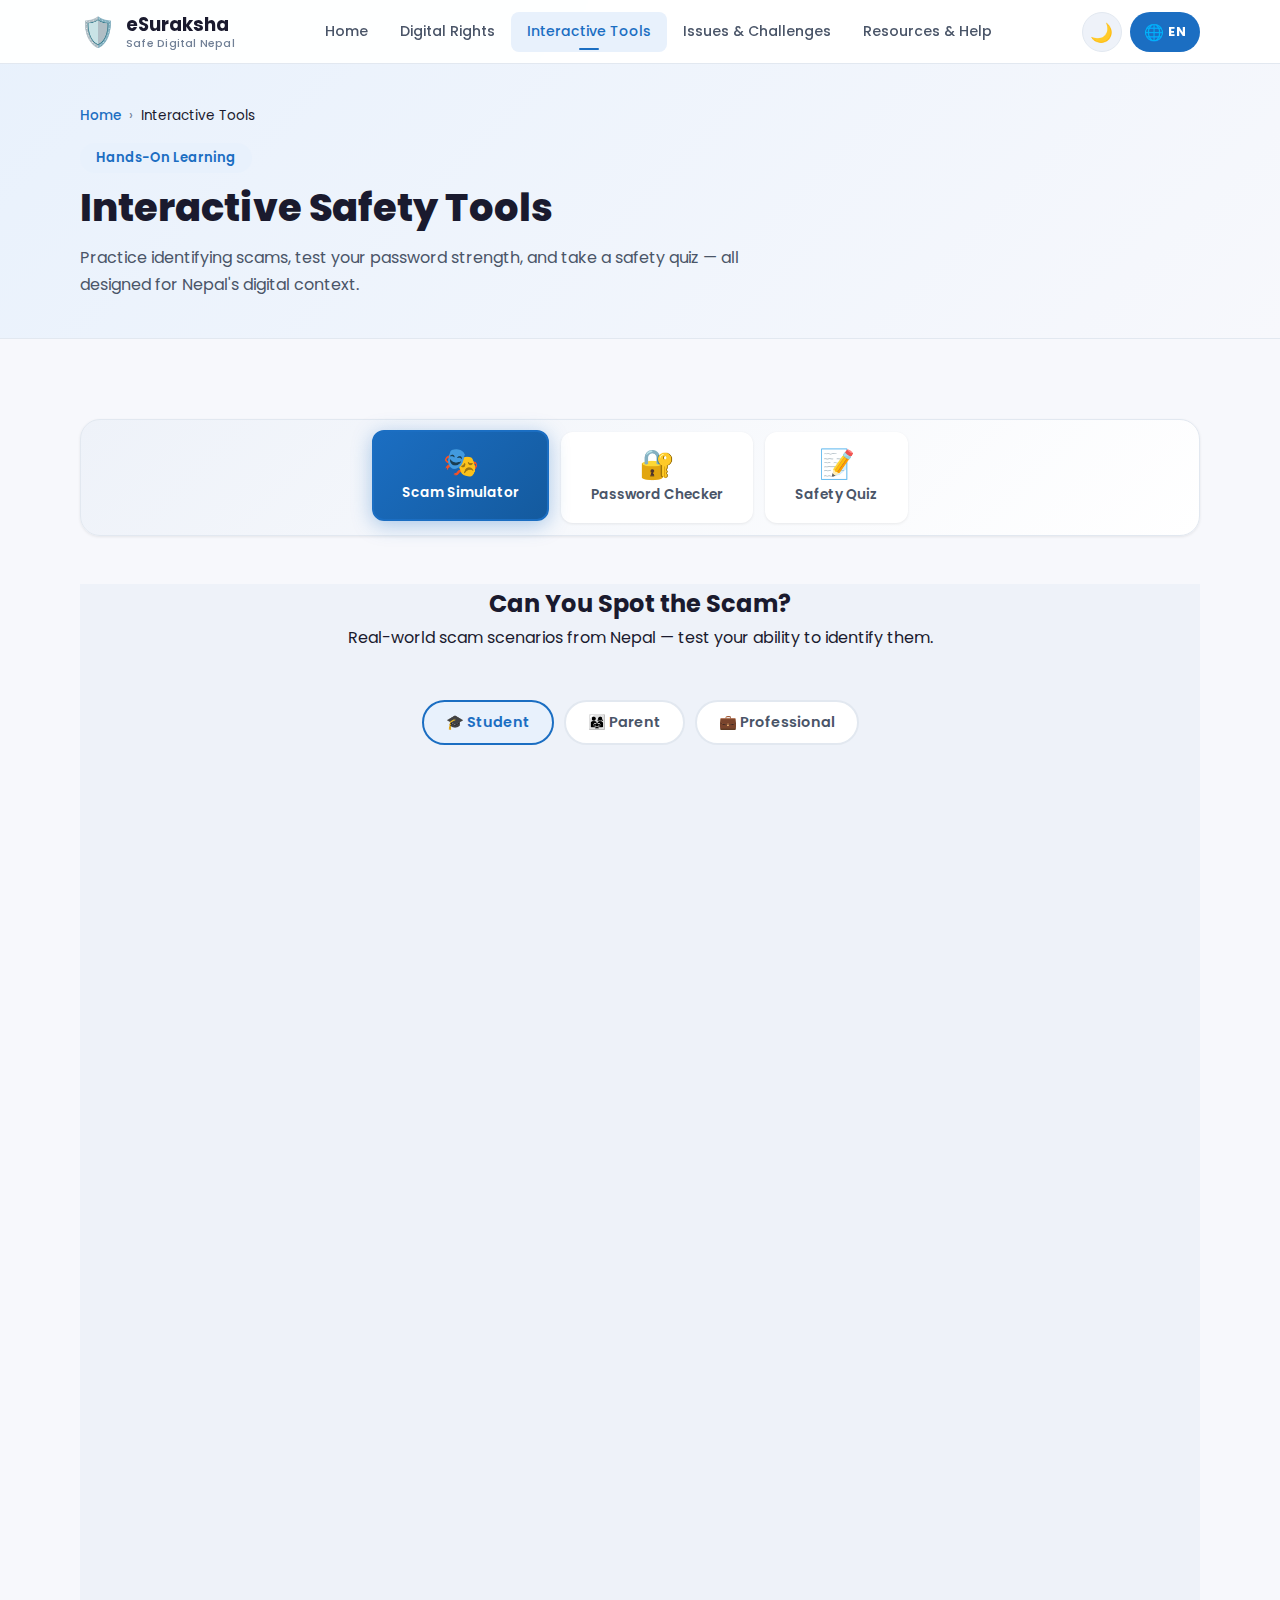
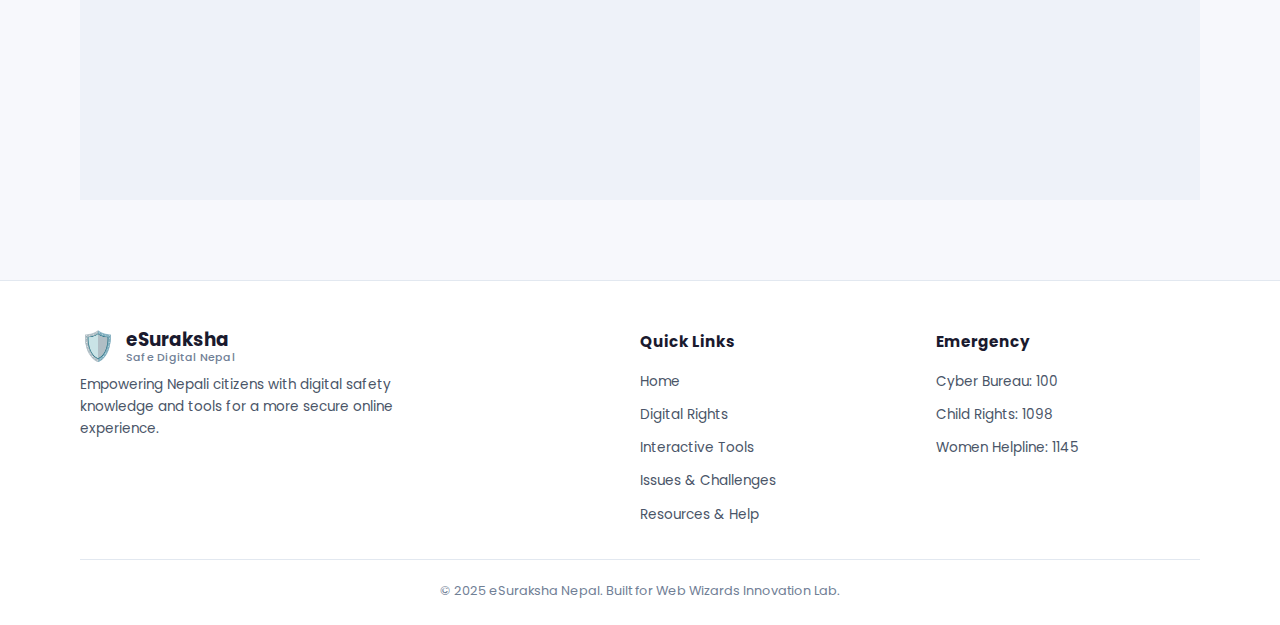
<file: tools.html>
<!DOCTYPE html>
<html lang="en" data-theme="light" data-lang="en">
<head>
  <meta charset="UTF-8" />
  <meta name="viewport" content="width=device-width, initial-scale=1.0" />
  <title>Interactive Tools — eSuraksha Nepal</title>
  <meta name="description" content="Practice digital safety with interactive tools — scam simulator, password checker, and safety quiz." />
  <link rel="stylesheet" href="css/style.css" />
  <link rel="preconnect" href="https://fonts.googleapis.com" />
  <link rel="preconnect" href="https://fonts.gstatic.com" crossorigin />
  <link href="https://fonts.googleapis.com/css2?family=Poppins:wght@400;500;600;700;800&family=Mukta:wght@400;500;700&display=swap" rel="stylesheet" />
</head>
<body>

  <!-- ═══════════════ HEADER ═══════════════ -->
  <header class="header" id="header">
    <div class="container header-inner">
      <a href="index.html" class="logo">
        <span class="logo-icon">🛡️</span>
        <div class="logo-text">
          <span class="logo-name">eSuraksha</span>
          <span class="logo-tagline">Safe Digital Nepal</span>
        </div>
      </a>
      <nav class="nav-desktop" id="navDesktop">
        <a href="index.html" class="nav-link" data-lang-en>Home</a>
        <a href="index.html" class="nav-link" data-lang-np>गृहपृष्ठ</a>
        <a href="digital-rights.html" class="nav-link" data-lang-en>Digital Rights</a>
        <a href="digital-rights.html" class="nav-link" data-lang-np>डिजिटल अधिकार</a>
        <a href="tools.html" class="nav-link active" data-lang-en>Interactive Tools</a>
        <a href="tools.html" class="nav-link active" data-lang-np>उपकरणहरू</a>
        <a href="issues.html" class="nav-link" data-lang-en>Issues &amp; Challenges</a>
        <a href="issues.html" class="nav-link" data-lang-np>मुद्दाहरू</a>
        <a href="resources.html" class="nav-link" data-lang-en>Resources &amp; Help</a>
        <a href="resources.html" class="nav-link" data-lang-np>स्रोत र सहयोग</a>
      </nav>
      <div class="nav-controls">
        <button class="theme-toggle" id="themeToggle" aria-label="Toggle dark mode">
          <span id="themeIcon">🌙</span>
        </button>
        <button class="lang-toggle" id="langToggle" aria-label="Toggle language">
          <span class="lang-flag">🌐</span>
          <span id="langLabel">EN</span>
        </button>
        <button class="hamburger" id="hamburger" aria-label="Toggle menu">
          <span></span><span></span><span></span>
        </button>
      </div>
    </div>
    <nav class="nav-mobile" id="navMobile" hidden>
      <a href="index.html" class="nav-link" data-lang-en>Home</a>
      <a href="index.html" class="nav-link" data-lang-np>गृहपृष्ठ</a>
      <a href="digital-rights.html" class="nav-link" data-lang-en>Digital Rights</a>
      <a href="digital-rights.html" class="nav-link" data-lang-np>डिजिटल अधिकार</a>
      <a href="tools.html" class="nav-link active" data-lang-en>Interactive Tools</a>
      <a href="tools.html" class="nav-link active" data-lang-np>उपकरणहरू</a>
      <a href="issues.html" class="nav-link" data-lang-en>Issues &amp; Challenges</a>
      <a href="issues.html" class="nav-link" data-lang-np>मुद्दाहरू</a>
      <a href="resources.html" class="nav-link" data-lang-en>Resources &amp; Help</a>
      <a href="resources.html" class="nav-link" data-lang-np>स्रोत र सहयोग</a>
    </nav>
  </header>

  <!-- ═══════════════ PAGE HERO ═══════════════ -->
  <section class="page-hero">
    <div class="container">
      <div class="breadcrumb">
        <a href="index.html">Home</a>
        <span class="breadcrumb-sep">›</span>
        <span data-lang-en>Interactive Tools</span>
        <span data-lang-np>अन्तरक्रियात्मक उपकरणहरू</span>
      </div>
      <div class="page-hero-content">
        <span class="section-badge" data-lang-en>Hands-On Learning</span>
        <span class="section-badge" data-lang-np>व्यावहारिक सिकाइ</span>
        <h1 class="page-title" data-lang-en>Interactive Safety Tools</h1>
        <h1 class="page-title" data-lang-np>अन्तरक्रियात्मक सुरक्षा उपकरणहरू</h1>
        <p class="page-desc" data-lang-en>Practice identifying scams, test your password strength, and take a safety quiz — all designed for Nepal's digital context.</p>
        <p class="page-desc" data-lang-np>ठगी पहिचान गर्ने अभ्यास गर्नुहोस्, पासवर्ड शक्ति परीक्षण गर्नुहोस्, र सुरक्षा क्विज दिनुहोस् — सबै नेपालको डिजिटल सन्दर्भमा डिजाइन गरिएको।</p>
      </div>
    </div>
  </section>

  <!-- ═══════════════ TOOLS TABS ═══════════════ -->
  <section class="section tools-section">
    <div class="container">
      <!-- Tab Navigation -->
      <div class="tools-tabs" data-aos>
        <button class="tool-tab active" data-tab="scam-simulator">
          <span class="tool-tab-icon">🎭</span>
          <span data-lang-en>Scam Simulator</span>
          <span data-lang-np>ठगी सिमुलेटर</span>
        </button>
        <button class="tool-tab" data-tab="password-checker">
          <span class="tool-tab-icon">🔐</span>
          <span data-lang-en>Password Checker</span>
          <span data-lang-np>पासवर्ड जाँचकर्ता</span>
        </button>
        <button class="tool-tab" data-tab="safety-quiz">
          <span class="tool-tab-icon">📝</span>
          <span data-lang-en>Safety Quiz</span>
          <span data-lang-np>सुरक्षा क्विज</span>
        </button>
      </div>

      <!-- ═══════ TAB A: SCAM SIMULATOR ═══════ -->
      <div class="tool-panel active" id="panel-scam-simulator">
        <div class="scam-section">
          <div class="section-header">
            <h2 data-lang-en>Can You Spot the Scam?</h2>
            <h2 data-lang-np>के तपाईं ठगी पहिचान गर्न सक्नुहुन्छ?</h2>
            <p data-lang-en>Real-world scam scenarios from Nepal — test your ability to identify them.</p>
            <p data-lang-np>नेपालबाट वास्तविक ठगी परिदृश्यहरू — तिनीहरूलाई पहिचान गर्ने तपाईंको क्षमता परीक्षण गर्नुहोस्।</p>
          </div>

          <!-- Age Tabs -->
          <div class="age-tabs" data-aos>
            <button class="age-tab active" data-age="student">
              <span data-lang-en>🎓 Student</span>
              <span data-lang-np>🎓 विद्यार्थी</span>
            </button>
            <button class="age-tab" data-age="parent">
              <span data-lang-en>👨‍👩‍👧 Parent</span>
              <span data-lang-np>👨‍👩‍👧 अभिभावक</span>
            </button>
            <button class="age-tab" data-age="professional">
              <span data-lang-en>💼 Professional</span>
              <span data-lang-np>💼 पेशेवर</span>
            </button>
          </div>

          <!-- Phone Simulator -->
          <div class="phone-simulator" data-aos>
            <div class="phone-frame">
              <div class="phone-notch"></div>
              <div class="phone-screen">
                <div class="msg-header">
                  <span class="msg-sender" id="scamSender"></span>
                  <span class="msg-time">Now</span>
                </div>
                <div class="msg-body" id="scamMessage"></div>
              </div>
              <div class="phone-actions" id="scamActions"></div>
              <div class="phone-feedback">
                <p id="scamFeedbackInner"></p>
              </div>
              <div class="phone-controls">
                <button class="btn btn-primary" id="scamNext" style="display:none; justify-content:center; gap:8px; width:100%;">
                  <span data-lang-en>Next Message &#8594;</span>
                  <span data-lang-np>अर्को सन्देश &#8594;</span>
                </button>
                <span class="scam-counter" id="scamCounter"></span>
              </div>
            </div>
          </div>

          <!-- Info Cards -->
          <div class="info-cards-grid" data-aos>
            <div class="info-card">
              <span class="info-card-icon">🎣</span>
              <h3 data-lang-en>Phishing</h3>
              <h3 data-lang-np>फिसिङ</h3>
              <p data-lang-en>Fake messages pretending to be from trusted sources like banks to steal your info.</p>
              <p data-lang-np>तपाईंको जानकारी चोर्न बैंकहरू जस्ता विश्वसनीय स्रोतबाट भएको जस्तो देखाउने नक्कली सन्देशहरू।</p>
            </div>
            <div class="info-card">
              <span class="info-card-icon">💰</span>
              <h3 data-lang-en>Lottery Scams</h3>
              <h3 data-lang-np>लटरी ठगी</h3>
              <p data-lang-en>Fake prize notifications requiring payment to claim non-existent winnings.</p>
              <p data-lang-np>अस्तित्वमा नभएको जिताउने दाबी गर्न भुक्तानी आवश्यक पार्ने नक्कली पुरस्कार सूचनाहरू।</p>
            </div>
            <div class="info-card">
              <span class="info-card-icon">👤</span>
              <h3 data-lang-en>Impersonation</h3>
              <h3 data-lang-np>नक्कल</h3>
              <p data-lang-en>Scammers pretending to be friends or officials to trick you into sending money.</p>
              <p data-lang-np>तपाईंलाई पैसा पठाउन छल गर्न साथी वा अधिकारी भएको जस्तो देखाउने ठगहरू।</p>
            </div>
            <div class="info-card">
              <span class="info-card-icon">💼</span>
              <h3 data-lang-en>Job Scams</h3>
              <h3 data-lang-np>रोजगार ठगी</h3>
              <p data-lang-en>Fake job offers requiring upfront investment or personal information.</p>
              <p data-lang-np>अग्रिम लगानी वा व्यक्तिगत जानकारी आवश्यक पार्ने नक्कली रोजगार प्रस्तावहरू।</p>
            </div>
          </div>
        </div>
      </div>

      <!-- ═══════ TAB B: PASSWORD CHECKER ═══════ -->
      <div class="tool-panel" id="panel-password-checker">
        <div class="password-section">
          <div class="section-header">
            <h2 data-lang-en>Password Strength Checker</h2>
            <h2 data-lang-np>पासवर्ड शक्ति जाँचकर्ता</h2>
            <p data-lang-en>Test how strong your password is with Nepal-specific vulnerability detection.</p>
            <p data-lang-np>नेपाल-विशिष्ट कमजोरी पत्ता लगाउने सहित तपाईंको पासवर्ड कत्तिको बलियो छ परीक्षण गर्नुहोस्।</p>
          </div>

          <div class="password-grid" data-aos>
            <div class="tool-card">
              <h3 data-lang-en>🔑 Check Your Password</h3>
              <h3 data-lang-np>🔑 आफ्नो पासवर्ड जाँच गर्नुहोस्</h3>
              <div class="password-input-wrap">
                <input type="password" id="passwordInput" placeholder="Enter password to test..." autocomplete="off" />
                <button class="toggle-vis" id="togglePwVis" aria-label="Toggle visibility">👁️</button>
              </div>
              <div class="strength-bar-wrap">
                <div class="strength-bar" id="strengthBar"></div>
              </div>
              <p class="strength-label" id="strengthLabel" data-lang-en>Enter a password to check</p>
              <div class="password-criteria">
                <div class="criterion" id="critLen"><span class="crit-icon">○</span> <span data-lang-en>At least 8 characters</span><span data-lang-np>कम्तिमा ८ अक्षर</span></div>
                <div class="criterion" id="critUpper"><span class="crit-icon">○</span> <span data-lang-en>Uppercase letter</span><span data-lang-np>ठूलो अक्षर</span></div>
                <div class="criterion" id="critLower"><span class="crit-icon">○</span> <span data-lang-en>Lowercase letter</span><span data-lang-np>सानो अक्षर</span></div>
                <div class="criterion" id="critNum"><span class="crit-icon">○</span> <span data-lang-en>Number</span><span data-lang-np>संख्या</span></div>
                <div class="criterion" id="critSpecial"><span class="crit-icon">○</span> <span data-lang-en>Special character</span><span data-lang-np>विशेष अक्षर</span></div>
                <div class="criterion" id="critLength12"><span class="crit-icon">○</span> <span data-lang-en>12+ characters (recommended)</span><span data-lang-np>१२+ अक्षर (सिफारिस गरिएको)</span></div>
              </div>
              <div class="pw-suggestions" id="pwSuggestions"></div>
            </div>
          </div>

          <!-- Password Tips -->
          <div class="password-tips-section" data-aos>
            <h3 class="tips-heading" data-lang-en>🛡️ Password Tips for Nepali Users</h3>
            <h3 class="tips-heading" data-lang-np>🛡️ नेपाली प्रयोगकर्ताहरूका लागि पासवर्ड सुझावहरू</h3>
            <div class="info-cards-grid tips-grid">
              <div class="info-card">
                <span class="info-card-icon">🚫</span>
                <h3 data-lang-en>Avoid Common Words</h3>
                <h3 data-lang-np>सामान्य शब्दहरू नप्रयोग गर्नुहोस्</h3>
                <p data-lang-en>Don't use "nepal123", "kathmandu", "namaste", or your phone number as passwords.</p>
                <p data-lang-np>"nepal123", "kathmandu", "namaste", वा आफ्नो फोन नम्बर पासवर्डको रूपमा प्रयोग नगर्नुहोस्।</p>
              </div>
              <div class="info-card">
                <span class="info-card-icon">🔑</span>
                <h3 data-lang-en>Use Passphrases</h3>
                <h3 data-lang-np>पासफ्रेज प्रयोग गर्नुहोस्</h3>
                <p data-lang-en>Create passwords from Nepali phrases — e.g., "SagarMatha@8848m!" is strong and memorable.</p>
                <p data-lang-np>नेपाली वाक्यांशहरूबाट पासवर्ड बनाउनुहोस् — जस्तै, "SagarMatha@8848m!" बलियो र सम्झन सजिलो छ।</p>
              </div>
              <div class="info-card">
                <span class="info-card-icon">🔄</span>
                <h3 data-lang-en>Unique Passwords</h3>
                <h3 data-lang-np>अद्वितीय पासवर्डहरू</h3>
                <p data-lang-en>Use different passwords for eSewa, bank apps, email, and social media accounts.</p>
                <p data-lang-np>eSewa, बैंक एप, इमेल, र सामाजिक सञ्जाल खाताहरूको लागि फरक पासवर्ड प्रयोग गर्नुहोस्।</p>
              </div>
              <div class="info-card">
                <span class="info-card-icon">📱</span>
                <h3 data-lang-en>Enable 2FA</h3>
                <h3 data-lang-np>2FA सक्षम गर्नुहोस्</h3>
                <p data-lang-en>Turn on two-factor authentication for extra security on all your important accounts.</p>
                <p data-lang-np>तपाईंका सबै महत्त्वपूर्ण खाताहरूमा अतिरिक्त सुरक्षाको लागि दुई-कारक प्रमाणीकरण सक्रिय गर्नुहोस्।</p>
              </div>
              <div class="info-card">
                <span class="info-card-icon">📝</span>
                <h3 data-lang-en>Password Manager</h3>
                <h3 data-lang-np>पासवर्ड प्रबन्धक</h3>
                <p data-lang-en>Use a password manager to securely store all your different passwords in one place.</p>
                <p data-lang-np>आफ्ना सबै फरक पासवर्डहरू एकै ठाउँमा सुरक्षित रूपमा भण्डारण गर्न पासवर्ड प्रबन्धक प्रयोग गर्नुहोस्।</p>
              </div>
              <div class="info-card">
                <span class="info-card-icon">🔄</span>
                <h3 data-lang-en>Regular Updates</h3>
                <h3 data-lang-np>नियमित अपडेटहरू</h3>
                <p data-lang-en>Change passwords every 3-6 months, especially for banking and financial apps.</p>
                <p data-lang-np>प्रत्येक ३-६ महिनामा पासवर्ड परिवर्तन गर्नुहोस्, विशेष गरी बैंकिङ र वित्तीय एपहरूका लागि।</p>
              </div>
            </div>
          </div>
        </div>
      </div>

      <!-- ═══════ TAB C: SAFETY QUIZ ═══════ -->
      <div class="tool-panel" id="panel-safety-quiz">
        <div class="quiz-section">
          <div class="quiz-container" data-aos>

            <!-- Quiz Start -->
            <div class="quiz-start" id="quizStart">
              <div class="quiz-start-icon">📝</div>
              <h3 data-lang-en>Digital Safety Quiz</h3>
              <h3 data-lang-np>डिजिटल सुरक्षा क्विज</h3>
              <p data-lang-en>Test your cybersecurity knowledge with Nepal-focused questions. 10 questions, instant results!</p>
              <p data-lang-np>नेपालमा केन्द्रित प्रश्नहरूसँग आफ्नो साइबर सुरक्षा ज्ञान परीक्षण गर्नुहोस्। १० प्रश्न, तुरुन्त नतिजा!</p>
              <button class="btn btn-primary btn-lg" id="quizStartBtn">
                <span data-lang-en>Start Quiz</span>
                <span data-lang-np>क्विज सुरु गर्नुहोस्</span>
              </button>
            </div>

            <!-- Quiz Questions -->
            <div class="quiz-question-wrap" id="quizQuestionWrap" hidden>
              <div class="quiz-progress">
                <div class="quiz-progress-bar" id="quizProgressBar"></div>
              </div>
              <div class="quiz-progress-text" id="quizProgressText"></div>
              <h3 class="quiz-question" id="quizQuestion"></h3>
              <div class="quiz-options" id="quizOptions"></div>
              <div class="quiz-nav">
                <button class="btn btn-primary btn-lg" id="quizNextBtn" disabled>
                  <span data-lang-en>Next Question →</span>
                  <span data-lang-np>अर्को प्रश्न →</span>
                </button>
              </div>
            </div>

            <!-- Quiz Results -->
            <div class="quiz-results" id="quizResults" hidden>
              <div class="quiz-score-ring">
                <svg viewBox="0 0 120 120">
                  <circle class="ring-bg" cx="60" cy="60" r="52" />
                  <circle class="ring-fill" id="scoreFill" cx="60" cy="60" r="52"
                    stroke-dasharray="326.73" stroke-dashoffset="326.73" />
                </svg>
                <span class="quiz-score-text" id="scoreText">0%</span>
              </div>
              <h3 class="quiz-score-label" id="quizScoreLabel"></h3>
              <div class="quiz-tips" id="quizTips"></div>
              <div class="quiz-result-actions">
                <button class="btn btn-primary" id="quizRetake">
                  <span data-lang-en>Retake Quiz</span>
                  <span data-lang-np>क्विज फेरि दिनुहोस्</span>
                </button>
                <button class="btn btn-outline" id="pledgeBtn">
                  <span data-lang-en>Take Safety Pledge</span>
                  <span data-lang-np>सुरक्षा प्रतिज्ञा लिनुहोस्</span>
                </button>
              </div>
            </div>

          </div>
        </div>
      </div>

    </div>
  </section>

  <!-- ═══════════════ PLEDGE MODAL ═══════════════ -->
  <div class="modal-overlay" id="pledgeModal" hidden>
    <div class="modal-card">
      <button class="modal-close" id="pledgeModalClose">&times;</button>
      <h2 class="modal-title" data-lang-en>🛡️ Digital Safety Pledge</h2>
      <h2 class="modal-title" data-lang-np>🛡️ डिजिटल सुरक्षा प्रतिज्ञा</h2>
      <div class="pledge-content">
        <div class="pledge-text">
          <p data-lang-en>I pledge to:</p>
          <p data-lang-np>म प्रतिज्ञा गर्छु:</p>
          <ul>
            <li data-lang-en>Use strong, unique passwords for all accounts</li>
            <li data-lang-np>सबै खाताहरूको लागि बलियो, अद्वितीय पासवर्ड प्रयोग गर्ने</li>
            <li data-lang-en>Think before clicking on suspicious links</li>
            <li data-lang-np>शंकास्पद लिंकहरूमा क्लिक गर्नु अघि सोच्ने</li>
            <li data-lang-en>Report cyber crimes to Nepal Police (Dial 100)</li>
            <li data-lang-np>नेपाल प्रहरीमा साइबर अपराध रिपोर्ट गर्ने (१०० डायल गर्नुहोस्)</li>
            <li data-lang-en>Protect my personal data and digital privacy</li>
            <li data-lang-np>मेरो व्यक्तिगत डाटा र डिजिटल गोपनीयता सुरक्षित गर्ने</li>
            <li data-lang-en>Help educate others about online safety</li>
            <li data-lang-np>अरूलाई अनलाइन सुरक्षाबारे शिक्षित गर्न मद्दत गर्ने</li>
          </ul>
        </div>
        <div class="pledge-form">
          <label for="pledgeName" data-lang-en>Your Name:</label>
          <label for="pledgeName" data-lang-np>तपाईंको नाम:</label>
          <input type="text" id="pledgeName" placeholder="Enter your name" />
          <button class="btn btn-primary" id="pledgeSignBtn">
            <span data-lang-en>Sign Pledge &amp; Generate Certificate</span>
            <span data-lang-np>प्रतिज्ञामा हस्ताक्षर गर्नुहोस् र प्रमाणपत्र बनाउनुहोस्</span>
          </button>
        </div>
        <div class="certificate-preview" id="certificatePreview" style="display:none;">
          <canvas id="certificateCanvas" width="800" height="500"></canvas>
          <button class="btn btn-primary" id="downloadCertBtn">
            <span data-lang-en>Download Certificate</span>
            <span data-lang-np>प्रमाणपत्र डाउनलोड गर्नुहोस्</span>
          </button>
        </div>
      </div>
    </div>
  </div>

  <!-- ═══════════════ FOOTER ═══════════════ -->
  <footer class="footer">
    <div class="container">
      <div class="footer-grid">
        <div class="footer-brand">
          <a href="index.html" class="logo">
            <span class="logo-icon">🛡️</span>
            <div class="logo-text">
              <span class="logo-name">eSuraksha</span>
              <span class="logo-tagline">Safe Digital Nepal</span>
            </div>
          </a>
          <p data-lang-en>Empowering Nepali citizens with digital safety knowledge and tools for a more secure online experience.</p>
          <p data-lang-np>नेपाली नागरिकहरूलाई सुरक्षित अनलाइन अनुभवका लागि डिजिटल सुरक्षा ज्ञान र उपकरणहरूद्वारा सशक्त बनाउँदै।</p>
        </div>
        <div class="footer-links">
          <h4 data-lang-en>Quick Links</h4>
          <h4 data-lang-np>द्रुत लिंकहरू</h4>
          <ul>
            <li><a href="index.html" data-lang-en>Home</a><a href="index.html" data-lang-np>गृहपृष्ठ</a></li>
            <li><a href="digital-rights.html" data-lang-en>Digital Rights</a><a href="digital-rights.html" data-lang-np>डिजिटल अधिकार</a></li>
            <li><a href="tools.html" data-lang-en>Interactive Tools</a><a href="tools.html" data-lang-np>उपकरणहरू</a></li>
            <li><a href="issues.html" data-lang-en>Issues &amp; Challenges</a><a href="issues.html" data-lang-np>मुद्दा र चुनौतीहरू</a></li>
            <li><a href="resources.html" data-lang-en>Resources &amp; Help</a><a href="resources.html" data-lang-np>स्रोत र सहयोग</a></li>
          </ul>
        </div>
        <div class="footer-links">
          <h4 data-lang-en>Emergency</h4>
          <h4 data-lang-np>आपतकालीन</h4>
          <ul>
            <li><a href="tel:100" data-lang-en>Cyber Bureau: 100</a><a href="tel:100" data-lang-np>साइबर ब्यूरो: १००</a></li>
            <li><a href="tel:1098" data-lang-en>Child Rights: 1098</a><a href="tel:1098" data-lang-np>बाल अधिकार: १०९८</a></li>
            <li><a href="tel:1145" data-lang-en>Women Helpline: 1145</a><a href="tel:1145" data-lang-np>महिला हेल्पलाइन: ११४५</a></li>
          </ul>
        </div>
      </div>
      <div class="footer-bottom">
        <p>&copy; 2025 eSuraksha Nepal. Built for Web Wizards Innovation Lab.</p>
      </div>
    </div>
  </footer>

  <button class="back-to-top" id="backToTop" aria-label="Back to top">↑</button>

  <script src="js/navigation.js"></script>
  <script src="js/language.js"></script>
  <script src="js/main.js"></script>
  <script src="js/scam-simulator.js"></script>
  <script src="js/password-checker.js"></script>
  <script src="js/quiz.js"></script>
</body>
</html>
</file>
<file: css/style.css>
/* ═══════════════════════════════════════════════════════════
   eSuraksha Nepal — Secure Minds, Safer Digital Nepal
   Complete CSS (mobile-first, dark-mode ready, accessible)
   ═══════════════════════════════════════════════════════════ */

/* ─── CSS Custom Properties (Light Theme) ─── */
:root {
  /* Brand Colors */
  --primary: #1b6ec2;
  --primary-dark: #145a9e;
  --primary-light: #e8f1fc;
  --accent: #dc143c;          /* Nepal flag red */
  --accent-light: #fdeaee;

  /* Neutrals */
  --bg: #f7f8fc;
  --bg-card: #ffffff;
  --bg-section-alt: #eef2f9;
  --text: #1a1a2e;
  --text-secondary: #4a5568;
  --text-muted: #718096;
  --border: #e2e8f0;

  /* Semantic */
  --success: #22c55e;
  --warning: #f59e0b;
  --danger: #ef4444;
  --info: #3b82f6;

  /* Spacing & Layout */
  --nav-height: 64px;
  --container-max: 1200px;
  --radius: 12px;
  --radius-sm: 8px;
  --radius-lg: 20px;

  /* Shadows */
  --shadow-sm: 0 1px 3px rgba(0,0,0,.08);
  --shadow: 0 4px 12px rgba(0,0,0,.08);
  --shadow-lg: 0 8px 30px rgba(0,0,0,.12);
  --shadow-xl: 0 20px 50px rgba(0,0,0,.14);

  /* Transitions */
  --transition: .3s ease;
  --transition-slow: .5s ease;

  /* Font */
  --font: 'Poppins', 'Mukta', -apple-system, BlinkMacSystemFont, sans-serif;
}

/* ─── Dark Theme ─── */
[data-theme="dark"] {
  --bg: #0f172a;
  --bg-card: #1e293b;
  --bg-section-alt: #162032;
  --text: #e2e8f0;
  --text-secondary: #94a3b8;
  --text-muted: #64748b;
  --border: #334155;
  --primary-light: #1e3a5f;
  --accent-light: #3d1520;
  --shadow-sm: 0 1px 3px rgba(0,0,0,.25);
  --shadow: 0 4px 12px rgba(0,0,0,.3);
  --shadow-lg: 0 8px 30px rgba(0,0,0,.4);
  --shadow-xl: 0 20px 50px rgba(0,0,0,.5);
}

/* ─── Reset & Base ─── */
*, *::before, *::after { box-sizing: border-box; margin: 0; padding: 0; }

html {
  scroll-behavior: smooth;
  scroll-padding-top: var(--nav-height);
  font-size: 16px;
}

body {
  font-family: var(--font);
  background: var(--bg);
  color: var(--text);
  line-height: 1.7;
  -webkit-font-smoothing: antialiased;
  overflow-x: hidden;
  transition: background var(--transition), color var(--transition);
}

img { max-width: 100%; display: block; }
a { color: var(--primary); text-decoration: none; transition: color var(--transition); }
a:hover { color: var(--primary-dark); }
ul, ol { list-style: none; }
button { cursor: pointer; border: none; background: none; font-family: inherit; }
input { font-family: inherit; }

/* ─── Accessibility ─── */
.skip-link {
  position: absolute;
  top: -100%;
  left: 0;
  background: var(--primary);
  color: #fff;
  padding: 8px 16px;
  z-index: 10000;
  border-radius: 0 0 var(--radius-sm) 0;
  font-weight: 600;
  transition: top .2s;
}
.skip-link:focus { top: 0; }

:focus-visible {
  outline: 3px solid var(--primary);
  outline-offset: 2px;
}

/* ─── Container ─── */
.container {
  width: 100%;
  max-width: var(--container-max);
  margin: 0 auto;
  padding: 0 20px;
}

/* ═══════════════════════════════════════════
   LANGUAGE VISIBILITY
   ═══════════════════════════════════════════ */
[data-lang="en"] [data-lang-np] { display: none !important; }
[data-lang="np"] [data-lang-en] { display: none !important; }

/* ═══════════════════════════════════════════
   HEADER / NAVIGATION
   ═══════════════════════════════════════════ */
.header {
  position: fixed;
  top: 0;
  left: 0;
  right: 0;
  height: var(--nav-height);
  background: rgba(255, 255, 255, .95);
  backdrop-filter: blur(12px);
  -webkit-backdrop-filter: blur(12px);
  border-bottom: 1px solid var(--border);
  z-index: 1000;
  transition: background var(--transition), box-shadow var(--transition);
}
[data-theme="dark"] .header {
  background: rgba(15, 23, 42, .95);
  border-bottom-color: #1e293b;
}
.header.scrolled {
  box-shadow: var(--shadow);
}

.header-inner {
  display: flex;
  align-items: center;
  justify-content: space-between;
  height: var(--nav-height);
  gap: 20px;
}

/* Logo */
.logo {
  display: flex;
  align-items: center;
  gap: 10px;
  text-decoration: none;
  flex-shrink: 0;
}
.logo:hover { text-decoration: none; }
.logo-icon { 
  font-size: 1.8rem; 
  line-height: 1;
}
.logo-text {
  display: flex;
  flex-direction: column;
  line-height: 1.2;
}
.logo-name {
  font-size: 1.15rem;
  font-weight: 700;
  color: var(--text);
}
.logo-tagline {
  font-size: 0.68rem;
  font-weight: 500;
  color: var(--text-muted);
  letter-spacing: 0.02em;
}

/* Desktop Nav — Centered */
.nav-desktop { 
  display: none;
  flex: 1;
  justify-content: center;
}
@media (min-width: 900px) {
  .nav-desktop { 
    display: flex; 
  }
}
.nav-desktop .nav-link {
  padding: 8px 16px;
  border-radius: var(--radius-sm);
  font-size: 0.88rem;
  font-weight: 500;
  color: var(--text-secondary);
  transition: all var(--transition);
  white-space: nowrap;
  text-decoration: none;
  position: relative;
}
.nav-desktop .nav-link::after {
  content: '';
  position: absolute;
  bottom: 2px;
  left: 50%;
  transform: translateX(-50%) scaleX(0);
  width: 20px;
  height: 2px;
  background: var(--primary);
  border-radius: 2px;
  transition: transform var(--transition);
}
.nav-desktop .nav-link:hover,
.nav-desktop .nav-link.active {
  color: var(--primary);
  background: var(--primary-light);
}
.nav-desktop .nav-link.active::after {
  transform: translateX(-50%) scaleX(1);
}

/* Nav Controls */
.nav-controls {
  display: flex;
  align-items: center;
  gap: 8px;
  flex-shrink: 0;
}

/* Theme Toggle Button */
.theme-toggle {
  width: 40px;
  height: 40px;
  display: flex;
  align-items: center;
  justify-content: center;
  border-radius: 50%;
  font-size: 1.15rem;
  transition: all var(--transition);
  background: var(--bg-section-alt);
  color: var(--text);
  border: 1px solid var(--border);
  cursor: pointer;
}
.theme-toggle:hover {
  background: var(--primary-light);
  border-color: var(--primary);
  transform: rotate(15deg);
}
[data-theme="dark"] .theme-toggle {
  background: #334155;
  border-color: #475569;
}
[data-theme="dark"] .theme-toggle:hover {
  background: var(--primary);
  border-color: var(--primary);
}

/* Language Toggle Button */
.lang-toggle {
  height: 40px;
  padding: 0 14px;
  display: flex;
  align-items: center;
  justify-content: center;
  gap: 4px;
  border-radius: 50px;
  font-size: 0.78rem;
  font-weight: 700;
  transition: all var(--transition);
  background: var(--primary);
  color: #fff;
  border: none;
  cursor: pointer;
  letter-spacing: 0.03em;
}
.lang-toggle:hover {
  background: var(--primary-dark);
  transform: scale(1.05);
}
.lang-toggle .lang-flag {
  font-size: 1rem;
}

/* Hamburger */
.hamburger {
  display: flex;
  flex-direction: column;
  justify-content: center;
  gap: 5px;
  width: 40px;
  height: 40px;
  padding: 8px;
  background: var(--bg-section-alt);
  border-radius: var(--radius-sm);
  border: 1px solid var(--border);
  cursor: pointer;
  transition: all var(--transition);
}
.hamburger:hover {
  background: var(--primary-light);
  border-color: var(--primary);
}
@media (min-width: 900px) {
  .hamburger { display: none; }
}
.hamburger span {
  width: 100%;
  height: 2px;
  background: var(--text);
  border-radius: 2px;
  transition: all var(--transition);
}
.hamburger.open span:nth-child(1) {
  transform: rotate(45deg) translate(5px, 5px);
}
.hamburger.open span:nth-child(2) {
  opacity: 0;
}
.hamburger.open span:nth-child(3) {
  transform: rotate(-45deg) translate(5px, -5px);
}

/* Mobile Nav */
.nav-mobile {
  position: absolute;
  top: var(--nav-height);
  left: 0;
  right: 0;
  background: var(--bg-card);
  border-bottom: 1px solid var(--border);
  box-shadow: var(--shadow-lg);
  padding: 16px 20px;
  animation: slideDown .3s ease;
}
[data-theme="dark"] .nav-mobile {
  background: #1e293b;
  border-color: #334155;
}
@keyframes slideDown {
  from { opacity: 0; transform: translateY(-10px); }
  to { opacity: 1; transform: translateY(0); }
}
.nav-mobile .nav-link {
  display: block;
  padding: 14px 16px;
  border-radius: var(--radius-sm);
  font-size: 1rem;
  font-weight: 500;
  color: var(--text-secondary);
  transition: all var(--transition);
  text-decoration: none;
}
.nav-mobile .nav-link:hover,
.nav-mobile .nav-link.active {
  color: var(--primary);
  background: var(--primary-light);
}
@media (min-width: 900px) {
  .nav-mobile { display: none !important; }
}

/* ═══════════════════════════════════════════
   BUTTONS
   ═══════════════════════════════════════════ */
.btn {
  display: inline-flex;
  align-items: center;
  justify-content: center;
  gap: 8px;
  padding: 12px 28px;
  border-radius: var(--radius-sm);
  font-size: .95rem;
  font-weight: 600;
  transition: all var(--transition);
  cursor: pointer;
  border: 2px solid transparent;
  text-decoration: none;
}
.btn-primary {
  background: var(--primary);
  color: #fff;
  border-color: var(--primary);
}
.btn-primary:hover {
  background: var(--primary-dark);
  border-color: var(--primary-dark);
  color: #fff;
  transform: translateY(-2px);
  box-shadow: 0 6px 20px rgba(27, 110, 194, .35);
}
.btn-outline {
  background: transparent;
  color: var(--primary);
  border-color: var(--primary);
}
.btn-outline:hover {
  background: var(--primary);
  color: #fff;
  transform: translateY(-2px);
}
.btn-secondary {
  background: var(--bg-section-alt);
  color: var(--text);
  border-color: var(--border);
}
.btn-secondary:hover {
  background: var(--primary-light);
  border-color: var(--primary);
  color: var(--primary);
}
.btn-lg { padding: 16px 36px; font-size: 1.1rem; }

/* ═══════════════════════════════════════════
   HERO SECTION
   ═══════════════════════════════════════════ */
.hero {
  position: relative;
  min-height: 100vh;
  display: flex;
  flex-direction: column;
  justify-content: center;
  padding-top: calc(var(--nav-height) + 40px);
  padding-bottom: 60px;
  overflow: hidden;
}

/* Background Shapes */
.hero-bg-shapes {
  position: absolute;
  inset: 0;
  overflow: hidden;
  z-index: 0;
}
.shape {
  position: absolute;
  border-radius: 50%;
  opacity: .12;
}
.shape-1 {
  width: 500px;
  height: 500px;
  background: var(--primary);
  top: -200px;
  right: -100px;
  animation: floatShape 12s ease-in-out infinite;
}
.shape-2 {
  width: 300px;
  height: 300px;
  background: var(--accent);
  bottom: -50px;
  left: -100px;
  animation: floatShape 10s ease-in-out infinite reverse;
}
.shape-3 {
  width: 200px;
  height: 200px;
  background: var(--primary);
  top: 50%;
  left: 50%;
  animation: floatShape 14s ease-in-out infinite;
}
@keyframes floatShape {
  0%, 100% { transform: translate(0, 0) scale(1); }
  50% { transform: translate(30px, -30px) scale(1.05); }
}

.hero-grid {
  position: relative;
  z-index: 1;
  display: grid;
  grid-template-columns: 1fr;
  gap: 40px;
  align-items: center;
}
@media (min-width: 900px) {
  .hero-grid { grid-template-columns: 1.2fr 1fr; gap: 60px; }
}

.hero-content { text-align: center; }
@media (min-width: 900px) {
  .hero-content { text-align: left; }
}

.hero-badge {
  display: inline-block;
  background: var(--primary-light);
  color: var(--primary);
  padding: 6px 18px;
  border-radius: 50px;
  font-size: .85rem;
  font-weight: 600;
  margin-bottom: 16px;
}
[data-theme="dark"] .hero-badge {
  background: var(--primary-light);
}

.hero-title {
  font-size: clamp(2rem, 5vw, 3.5rem);
  font-weight: 800;
  line-height: 1.15;
  margin-bottom: 20px;
}
.hero-highlight {
  background: linear-gradient(135deg, var(--primary), var(--accent));
  -webkit-background-clip: text;
  -webkit-text-fill-color: transparent;
  background-clip: text;
}

.hero-subtitle {
  font-size: clamp(.95rem, 2vw, 1.15rem);
  color: var(--text-secondary);
  max-width: 560px;
  margin-bottom: 28px;
  line-height: 1.8;
}
@media (max-width: 899px) {
  .hero-subtitle { margin-left: auto; margin-right: auto; }
}

.hero-cta-group {
  display: flex;
  gap: 14px;
  flex-wrap: wrap;
  justify-content: center;
  margin-bottom: 40px;
}
@media (min-width: 900px) {
  .hero-cta-group { justify-content: flex-start; }
}

/* Hero Stats */
.hero-stats {
  display: flex;
  gap: 24px;
  flex-wrap: wrap;
  justify-content: center;
}
@media (min-width: 900px) {
  .hero-stats { justify-content: flex-start; }
}
.stat-item {
  text-align: center;
  padding: 12px 16px;
  background: var(--bg-card);
  border-radius: var(--radius);
  box-shadow: var(--shadow-sm);
  min-width: 130px;
}
.stat-number {
  display: block;
  font-size: 1.6rem;
  font-weight: 800;
  color: var(--primary);
}
.stat-suffix {
  font-size: 1.2rem;
  font-weight: 700;
  color: var(--primary);
}
.stat-label {
  display: block;
  font-size: .72rem;
  color: var(--text-muted);
  margin-top: 2px;
}

/* Hero Visual / Shield Animation */
.hero-visual {
  display: flex;
  justify-content: center;
  align-items: center;
}
.hero-illustration {
  position: relative;
  width: 300px;
  height: 300px;
}
@media (min-width: 900px) {
  .hero-illustration { width: 380px; height: 380px; }
}

.shield-graphic {
  position: relative;
  width: 100%;
  height: 100%;
  display: flex;
  align-items: center;
  justify-content: center;
}
.shield-outer {
  width: 160px;
  height: 160px;
  border-radius: 50%;
  background: linear-gradient(135deg, var(--primary), var(--primary-dark));
  display: flex;
  align-items: center;
  justify-content: center;
  box-shadow: 0 0 60px rgba(27, 110, 194, .3);
  animation: shieldPulse 3s ease-in-out infinite;
}
@media (min-width: 900px) {
  .shield-outer { width: 200px; height: 200px; }
}
.shield-inner {
  width: 120px;
  height: 120px;
  border-radius: 50%;
  background: var(--bg-card);
  display: flex;
  align-items: center;
  justify-content: center;
}
@media (min-width: 900px) {
  .shield-inner { width: 150px; height: 150px; }
}
.shield-icon { font-size: 3rem; }
@media (min-width: 900px) {
  .shield-icon { font-size: 4rem; }
}
@keyframes shieldPulse {
  0%, 100% { box-shadow: 0 0 60px rgba(27, 110, 194, .3); }
  50% { box-shadow: 0 0 80px rgba(27, 110, 194, .5); }
}

/* Orbiting dots */
.orbit {
  position: absolute;
  border: 2px dashed var(--border);
  border-radius: 50%;
  display: flex;
  align-items: center;
  justify-content: center;
}
.orbit-1 {
  width: 220px; height: 220px;
  top: 50%; left: 50%;
  transform: translate(-50%, -50%);
  animation: orbitSpin 12s linear infinite;
}
.orbit-2 {
  width: 270px; height: 270px;
  top: 50%; left: 50%;
  transform: translate(-50%, -50%);
  animation: orbitSpin 18s linear infinite reverse;
}
.orbit-3 {
  width: 320px; height: 320px;
  top: 50%; left: 50%;
  transform: translate(-50%, -50%);
  animation: orbitSpin 24s linear infinite;
}
@media (min-width: 900px) {
  .orbit-1 { width: 280px; height: 280px; }
  .orbit-2 { width: 340px; height: 340px; }
  .orbit-3 { width: 400px; height: 400px; }
}
.orbit-dot {
  position: absolute;
  top: 0;
  left: 50%;
  transform: translateX(-50%);
  font-size: 1.5rem;
  background: var(--bg-card);
  border-radius: 50%;
  width: 40px;
  height: 40px;
  display: flex;
  align-items: center;
  justify-content: center;
  box-shadow: var(--shadow);
}
@keyframes orbitSpin {
  from { transform: translate(-50%, -50%) rotate(0deg); }
  to { transform: translate(-50%, -50%) rotate(360deg); }
}

/* Scroll indicator */
.scroll-indicator {
  position: absolute;
  bottom: 24px;
  left: 50%;
  transform: translateX(-50%);
  text-align: center;
  font-size: .8rem;
  color: var(--text-muted);
  z-index: 1;
}
.scroll-arrow {
  width: 20px;
  height: 20px;
  margin: 8px auto 0;
  border-right: 2px solid var(--text-muted);
  border-bottom: 2px solid var(--text-muted);
  transform: rotate(45deg);
  animation: scrollBounce 2s ease-in-out infinite;
}
@keyframes scrollBounce {
  0%, 100% { transform: rotate(45deg) translate(0, 0); opacity: 1; }
  50% { transform: rotate(45deg) translate(6px, 6px); opacity: .5; }
}

/* ═══════════════════════════════════════════
   AWARENESS STRIP
   ═══════════════════════════════════════════ */
.awareness-strip {
  background: var(--bg-section-alt);
  padding: 60px 0;
}
.awareness-cards {
  display: grid;
  grid-template-columns: 1fr;
  gap: 20px;
}
@media (min-width: 600px) {
  .awareness-cards { grid-template-columns: repeat(2, 1fr); }
}
@media (min-width: 1000px) {
  .awareness-cards { grid-template-columns: repeat(4, 1fr); }
}
.awareness-card {
  background: var(--bg-card);
  border-radius: var(--radius);
  padding: 28px;
  text-align: center;
  box-shadow: var(--shadow-sm);
  transition: all var(--transition);
  border: 1px solid var(--border);
}
.awareness-card:hover {
  transform: translateY(-4px);
  box-shadow: var(--shadow-lg);
  border-color: var(--primary);
}
.awareness-icon {
  font-size: 2.5rem;
  margin-bottom: 12px;
}
.awareness-card h3 {
  font-size: 1rem;
  font-weight: 700;
  margin-bottom: 8px;
}
.awareness-card p {
  font-size: .85rem;
  color: var(--text-secondary);
  line-height: 1.6;
}

/* ═══════════════════════════════════════════
   SECTION GENERIC
   ═══════════════════════════════════════════ */
.section {
  padding: 80px 0;
}
.section-header {
  text-align: center;
  margin-bottom: 48px;
}
.section-tag {
  display: inline-block;
  background: var(--primary-light);
  color: var(--primary);
  padding: 4px 16px;
  border-radius: 50px;
  font-size: .8rem;
  font-weight: 600;
  margin-bottom: 14px;
}
.section-title {
  font-size: clamp(1.6rem, 4vw, 2.4rem);
  font-weight: 800;
  margin-bottom: 12px;
}
.section-desc {
  font-size: 1rem;
  color: var(--text-secondary);
  max-width: 640px;
  margin: 0 auto;
  line-height: 1.7;
}
.sub-section-title {
  font-size: 1.3rem;
  font-weight: 700;
  margin-bottom: 24px;
}

/* ═══════════════════════════════════════════
   SCAM SIMULATOR
   ═══════════════════════════════════════════ */
.scam-section {
  background: var(--bg-section-alt);
}

/* Age Tabs */
.age-tabs {
  display: flex;
  justify-content: center;
  gap: 10px;
  margin-bottom: 36px;
  flex-wrap: wrap;
}
.age-tab {
  padding: 10px 22px;
  border-radius: 50px;
  font-size: .9rem;
  font-weight: 600;
  border: 2px solid var(--border);
  color: var(--text-secondary);
  transition: all var(--transition);
  background: var(--bg-card);
}
.age-tab:hover,
.age-tab.active {
  border-color: var(--primary);
  color: var(--primary);
  background: var(--primary-light);
}

/* Phone Simulator */
.scam-simulator-wrap {
  display: flex;
  flex-direction: column;
  align-items: center;
  gap: 28px;
}
@media (min-width: 800px) {
  .scam-simulator-wrap {
    flex-direction: row;
    align-items: flex-start;
    justify-content: center;
    gap: 40px;
  }
}
.sim-phone {
  width: 320px;
  max-width: 100%;
  background: var(--bg-card);
  border-radius: 32px;
  padding: 16px;
  box-shadow: var(--shadow-xl);
  border: 3px solid var(--border);
  position: relative;
}
.sim-phone-notch {
  width: 100px;
  height: 24px;
  margin: 0 auto 12px;
  background: var(--bg);
  border-radius: 0 0 16px 16px;
}
.sim-phone-screen {
  background: var(--bg);
  border-radius: var(--radius);
  min-height: 280px;
  padding: 16px;
  overflow-y: auto;
}
.sim-message {
  font-size: .9rem;
  line-height: 1.6;
}
.sim-message .msg-sender {
  font-weight: 700;
  color: var(--text);
  margin-bottom: 8px;
  font-size: .85rem;
}
.sim-message .msg-body {
  background: var(--bg-card);
  padding: 14px;
  border-radius: var(--radius-sm);
  border: 1px solid var(--border);
  margin-bottom: 12px;
  font-size: .88rem;
  line-height: 1.6;
}
.sim-message .msg-link {
  color: var(--primary);
  text-decoration: underline;
  word-break: break-all;
}
.sim-actions {
  display: flex;
  gap: 8px;
  justify-content: center;
  padding: 14px 0 4px;
  flex-wrap: wrap;
}
.sim-action-btn {
  padding: 10px 20px;
  border-radius: 50px;
  font-size: .85rem;
  font-weight: 600;
  cursor: pointer;
  border: 2px solid var(--border);
  transition: all var(--transition);
  background: var(--bg-card);
  color: var(--text);
}
.sim-action-btn:hover {
  border-color: var(--primary);
  color: var(--primary);
}
.sim-action-btn.chosen-correct {
  border-color: var(--success);
  background: rgba(34, 197, 94, .1);
  color: var(--success);
}
.sim-action-btn.chosen-wrong {
  border-color: var(--danger);
  background: rgba(239, 68, 68, .1);
  color: var(--danger);
}

/* Feedback */
.sim-feedback {
  flex: 1;
  max-width: 440px;
}
.sim-feedback-inner {
  background: var(--bg-card);
  border-radius: var(--radius);
  padding: 24px;
  box-shadow: var(--shadow);
  border: 1px solid var(--border);
  min-height: 200px;
  display: flex;
  flex-direction: column;
  justify-content: center;
}
.sim-feedback-placeholder {
  text-align: center;
  color: var(--text-muted);
  font-size: .95rem;
}
.feedback-result { animation: fadeInUp .4s ease; }
.feedback-result h4 {
  font-size: 1.1rem;
  margin-bottom: 8px;
}
.feedback-result p {
  font-size: .9rem;
  color: var(--text-secondary);
  line-height: 1.7;
}
.feedback-correct h4 { color: var(--success); }
.feedback-wrong h4 { color: var(--danger); }

.sim-controls {
  display: flex;
  align-items: center;
  gap: 16px;
  width: 100%;
  justify-content: center;
}
.sim-counter {
  font-size: .85rem;
  color: var(--text-muted);
  font-weight: 600;
}

/* ═══════════════════════════════════════════
   DIGITAL RIGHTS
   ═══════════════════════════════════════════ */
.rights-grid {
  display: grid;
  grid-template-columns: 1fr;
  gap: 20px;
}
@media (min-width: 600px) {
  .rights-grid { grid-template-columns: repeat(2, 1fr); }
}
@media (min-width: 1000px) {
  .rights-grid { grid-template-columns: repeat(3, 1fr); }
}
.rights-card {
  background: var(--bg-card);
  border-radius: var(--radius);
  padding: 28px;
  box-shadow: var(--shadow-sm);
  border: 1px solid var(--border);
  transition: all var(--transition);
}
.rights-card:hover {
  transform: translateY(-4px);
  box-shadow: var(--shadow-lg);
  border-color: var(--primary);
}
.rights-card-icon {
  font-size: 2.2rem;
  margin-bottom: 14px;
}
.rights-card h3 {
  font-size: 1.1rem;
  font-weight: 700;
  margin-bottom: 10px;
}
.rights-card > p {
  font-size: .9rem;
  color: var(--text-secondary);
  margin-bottom: 16px;
  line-height: 1.7;
}
.rights-example {
  background: var(--primary-light);
  padding: 12px 16px;
  border-radius: var(--radius-sm);
  font-size: .85rem;
  line-height: 1.6;
  border-left: 3px solid var(--primary);
}
.rights-example strong {
  color: var(--primary);
}

/* ═══════════════════════════════════════════
   PASSWORD & PRIVACY TOOLS
   ═══════════════════════════════════════════ */
.password-section { background: var(--bg-section-alt); }

.password-grid {
  display: grid;
  grid-template-columns: 1fr;
  gap: 28px;
}
@media (min-width: 800px) {
  .password-grid { grid-template-columns: 1fr 1fr; }
}

.tool-card {
  background: var(--bg-card);
  border-radius: var(--radius);
  padding: 32px;
  box-shadow: var(--shadow);
  border: 1px solid var(--border);
}
.tool-card h3 {
  font-size: 1.15rem;
  font-weight: 700;
  margin-bottom: 12px;
}
.tool-desc {
  font-size: .9rem;
  color: var(--text-secondary);
  margin-bottom: 20px;
}

/* Password Input - Premium Design */
.password-input-wrap {
  position: relative;
  margin-bottom: 20px;
}

.password-input {
  width: 100%;
  padding: 16px 60px 16px 20px;
  border: 2px solid transparent;
  border-radius: 12px;
  font-size: 1.05rem;
  font-weight: 500;
  background: linear-gradient(var(--bg), var(--bg)) padding-box,
              linear-gradient(135deg, #667eea 0%, #764ba2 50%, #f093fb 100%) border-box;
  color: var(--text);
  transition: all 0.3s cubic-bezier(0.4, 0, 0.2, 1);
  box-shadow: 0 2px 8px rgba(0, 0, 0, 0.08),
              inset 0 1px 0 rgba(255, 255, 255, 0.1);
  letter-spacing: 0.3px;
}

.password-input::placeholder {
  color: var(--text-muted);
  font-weight: 400;
  opacity: 0.7;
  transition: opacity 0.3s ease;
}

.password-input:hover {
  box-shadow: 0 4px 12px rgba(102, 126, 234, 0.15),
              inset 0 1px 0 rgba(255, 255, 255, 0.15);
  transform: translateY(-1px);
}

.password-input:focus {
  outline: none;
  background: linear-gradient(var(--bg), var(--bg)) padding-box,
              linear-gradient(135deg, #667eea 0%, #764ba2 50%, #f093fb 100%) border-box;
  box-shadow: 0 6px 20px rgba(102, 126, 234, 0.25),
              0 0 0 4px rgba(102, 126, 234, 0.1),
              inset 0 1px 0 rgba(255, 255, 255, 0.2);
  transform: translateY(-2px);
}

.password-input:focus::placeholder {
  opacity: 0.5;
}

.toggle-vis {
  position: absolute;
  right: 12px;
  top: 50%;
  transform: translateY(-50%);
  background: linear-gradient(135deg, #667eea 0%, #764ba2 100%);
  border: none;
  border-radius: 8px;
  width: 40px;
  height: 40px;
  font-size: 1.2rem;
  cursor: pointer;
  display: flex;
  align-items: center;
  justify-content: center;
  transition: all 0.3s cubic-bezier(0.4, 0, 0.2, 1);
  box-shadow: 0 2px 8px rgba(102, 126, 234, 0.3);
  opacity: 0.9;
}

.toggle-vis:hover {
  opacity: 1;
  transform: translateY(-50%) scale(1.08);
  box-shadow: 0 4px 12px rgba(102, 126, 234, 0.4);
}

.toggle-vis:active {
  transform: translateY(-50%) scale(0.95);
}

/* Legacy class support */
.toggle-pw-vis {
  position: absolute;
  right: 12px;
  top: 50%;
  transform: translateY(-50%);
}

/* Strength Bar */
.strength-bar-wrap {
  height: 8px;
  background: var(--border);
  border-radius: 4px;
  overflow: hidden;
  margin-bottom: 10px;
}
.strength-bar {
  height: 100%;
  width: 0%;
  border-radius: 4px;
  transition: width var(--transition), background var(--transition);
}
.strength-bar.weak { width: 20%; background: var(--danger); }
.strength-bar.fair { width: 40%; background: #f97316; }
.strength-bar.medium { width: 60%; background: var(--warning); }
.strength-bar.strong { width: 80%; background: #84cc16; }
.strength-bar.very-strong { width: 100%; background: var(--success); }

.strength-label {
  font-size: .85rem;
  font-weight: 600;
  margin-bottom: 16px;
  color: var(--text-muted);
}

/* Password Criteria */
.password-criteria {
  display: flex;
  flex-direction: column;
  gap: 6px;
  margin-bottom: 16px;
}

/* Support both class names */
.criteria-item,
.criterion {
  display: flex;
  align-items: center;
  gap: 8px;
  font-size: .85rem;
  color: var(--text-secondary);
  transition: color var(--transition);
}

.criteria-icon,
.crit-icon {
  font-size: .9rem;
  width: 20px;
  text-align: center;
}

.criteria-item.met,
.criterion.met {
  color: var(--success);
}

.criteria-item.met .criteria-icon::after,
.criterion.met .crit-icon::after {
  content: '';
}

/* Password Suggestions */
/* Support both class names */
.password-suggestions,
.pw-suggestions {
  font-size: .85rem;
  color: var(--text-secondary);
  padding: 12px 16px;
  background: var(--accent-light);
  border-radius: var(--radius-sm);
  display: none;
  line-height: 1.6;
}

.password-suggestions.visible,
.pw-suggestions.visible {
  display: block;
}

/* Privacy Accordion */
.accordion-item {
  border: 1px solid var(--border);
  border-radius: var(--radius-sm);
  margin-bottom: 8px;
  overflow: hidden;
}
.accordion-header {
  width: 100%;
  padding: 16px 20px;
  text-align: left;
  font-size: .95rem;
  font-weight: 600;
  color: var(--text);
  background: var(--bg);
  transition: all var(--transition);
  cursor: pointer;
  display: flex;
  justify-content: space-between;
  align-items: center;
}
.accordion-header::after {
  content: '+';
  font-size: 1.3rem;
  font-weight: 300;
  color: var(--text-muted);
  transition: transform var(--transition);
}
.accordion-item.open .accordion-header::after {
  content: '−';
}
.accordion-header:hover {
  background: var(--primary-light);
  color: var(--primary);
}
.accordion-body {
  max-height: 0;
  overflow: hidden;
  transition: max-height var(--transition-slow);
}
.accordion-item.open .accordion-body {
  max-height: 300px;
}
.accordion-body p {
  padding: 14px 20px;
  font-size: .88rem;
  color: var(--text-secondary);
  line-height: 1.7;
}

/* ═══════════════════════════════════════════
   CYBERBULLYING / SAFETY GUIDE
   ═══════════════════════════════════════════ */
.safety-scenarios {
  display: grid;
  grid-template-columns: 1fr;
  gap: 20px;
  margin-bottom: 40px;
}
@media (min-width: 800px) {
  .safety-scenarios { grid-template-columns: repeat(3, 1fr); }
}

.safety-card {
  background: var(--bg-card);
  border-radius: var(--radius);
  padding: 28px;
  box-shadow: var(--shadow-sm);
  border: 1px solid var(--border);
  transition: all var(--transition);
}
.safety-card:hover {
  box-shadow: var(--shadow-lg);
  transform: translateY(-3px);
}
.safety-card-header {
  display: flex;
  align-items: center;
  gap: 12px;
  margin-bottom: 16px;
}
.safety-icon { font-size: 2rem; }
.safety-card-header h3 {
  font-size: 1rem;
  font-weight: 700;
}
.safety-steps {
  padding-left: 20px;
  display: flex;
  flex-direction: column;
  gap: 10px;
  list-style: decimal;
}
.safety-steps li {
  font-size: .88rem;
  color: var(--text-secondary);
  line-height: 1.6;
}
.safety-steps li strong { color: var(--text); }

/* Support Box */
.support-box {
  background: linear-gradient(135deg, var(--primary), var(--primary-dark));
  border-radius: var(--radius-lg);
  padding: 4px;
}
.support-box-inner {
  background: var(--bg-card);
  border-radius: calc(var(--radius-lg) - 4px);
  padding: 32px;
}
.support-box h3 {
  font-size: 1.3rem;
  font-weight: 700;
  margin-bottom: 20px;
  text-align: center;
}
.support-contacts {
  display: grid;
  grid-template-columns: 1fr;
  gap: 14px;
}
@media (min-width: 600px) {
  .support-contacts { grid-template-columns: repeat(2, 1fr); }
}
@media (min-width: 900px) {
  .support-contacts { grid-template-columns: repeat(4, 1fr); }
}
.support-item {
  text-align: center;
  padding: 16px;
  background: var(--bg);
  border-radius: var(--radius-sm);
}
.support-label {
  display: block;
  font-size: .8rem;
  color: var(--text-muted);
  margin-bottom: 6px;
}
.support-value {
  font-size: .95rem;
  font-weight: 700;
  color: var(--text);
}

/* ═══════════════════════════════════════════
   QUIZ
   ═══════════════════════════════════════════ */
.quiz-section {
  background: var(--bg-section-alt);
}
.quiz-container {
  max-width: 680px;
  margin: 0 auto;
  background: var(--bg-card);
  border-radius: var(--radius-lg);
  padding: 40px 32px;
  box-shadow: var(--shadow-lg);
  border: 1px solid var(--border);
}

/* Quiz Start */
.quiz-start {
  text-align: center;
}
.quiz-start-icon { font-size: 3.5rem; margin-bottom: 16px; }
.quiz-start h3 {
  font-size: 1.3rem;
  font-weight: 700;
  margin-bottom: 10px;
}
.quiz-start p {
  font-size: .95rem;
  color: var(--text-secondary);
  margin-bottom: 24px;
}

/* Quiz Progress */
.quiz-progress {
  height: 6px;
  background: var(--border);
  border-radius: 3px;
  overflow: hidden;
  margin-bottom: 8px;
}
.quiz-progress-bar {
  height: 100%;
  background: var(--primary);
  border-radius: 3px;
  width: 0%;
  transition: width var(--transition);
}
.quiz-progress-text {
  text-align: right;
  font-size: .8rem;
  color: var(--text-muted);
  margin-bottom: 24px;
}

/* Quiz Question */
.quiz-question {
  font-size: 1.1rem;
  font-weight: 600;
  margin-bottom: 20px;
  line-height: 1.6;
}
.quiz-options {
  display: flex;
  flex-direction: column;
  gap: 10px;
  margin-bottom: 24px;
}
.quiz-option {
  padding: 14px 20px;
  border: 2px solid var(--border);
  border-radius: var(--radius-sm);
  font-size: .95rem;
  cursor: pointer;
  transition: all var(--transition);
  text-align: left;
  background: var(--bg);
  color: var(--text);
}
.quiz-option:hover {
  border-color: var(--primary);
  background: var(--primary-light);
}
.quiz-option.selected {
  border-color: var(--primary);
  background: var(--primary-light);
  color: var(--primary);
  font-weight: 600;
}
.quiz-option.correct {
  border-color: var(--success);
  background: rgba(34, 197, 94, .1);
  color: var(--success);
}
.quiz-option.wrong {
  border-color: var(--danger);
  background: rgba(239, 68, 68, .1);
  color: var(--danger);
}

/* Quiz Navigation */
.quiz-nav {
  display: flex;
  justify-content: center;
  margin-top: 24px;
  padding-top: 20px;
  border-top: 1px solid var(--border);
}
.quiz-nav .btn {
  min-width: 200px;
  font-size: 1rem;
}
.quiz-nav .btn:disabled,
.quiz-nav .btn.disabled {
  opacity: 0.5;
  cursor: not-allowed;
  pointer-events: none;
}
.quiz-nav .btn:not(:disabled):hover {
  transform: translateY(-2px);
  box-shadow: var(--shadow);
}

/* Quiz Results */
.quiz-results { text-align: center; }
.quiz-score-circle {
  position: relative;
  width: 140px;
  height: 140px;
  margin: 0 auto 20px;
}
.score-svg { width: 100%; height: 100%; transform: rotate(-90deg); }
.score-bg {
  fill: none;
  stroke: var(--border);
  stroke-width: 8;
}
.score-fill {
  fill: none;
  stroke: var(--primary);
  stroke-width: 8;
  stroke-linecap: round;
  stroke-dasharray: 326.73;
  stroke-dashoffset: 326.73;
  transition: stroke-dashoffset 1.5s ease;
}
.score-text {
  position: absolute;
  top: 50%;
  left: 50%;
  transform: translate(-50%, -50%);
  font-size: 1.8rem;
  font-weight: 800;
  color: var(--primary);
}
.quiz-score-label {
  font-size: 1.3rem;
  font-weight: 700;
  margin-bottom: 16px;
}
.quiz-tips {
  text-align: left;
  margin-bottom: 28px;
}
.quiz-tips ul {
  display: flex;
  flex-direction: column;
  gap: 8px;
}
.quiz-tips li {
  font-size: .9rem;
  color: var(--text-secondary);
  padding: 10px 14px;
  background: var(--bg);
  border-radius: var(--radius-sm);
  border-left: 3px solid var(--primary);
  line-height: 1.5;
}
.quiz-result-actions {
  display: flex;
  gap: 12px;
  justify-content: center;
  flex-wrap: wrap;
}

/* ═══════════════════════════════════════════
   RESOURCES
   ═══════════════════════════════════════════ */
.stories-grid { margin-bottom: 48px; }
.story-cards {
  display: grid;
  grid-template-columns: 1fr;
  gap: 20px;
}
@media (min-width: 700px) {
  .story-cards { grid-template-columns: repeat(3, 1fr); }
}
.story-card {
  background: var(--bg-card);
  border-radius: var(--radius);
  padding: 24px;
  box-shadow: var(--shadow-sm);
  border: 1px solid var(--border);
  transition: all var(--transition);
}
.story-card:hover {
  box-shadow: var(--shadow-lg);
  transform: translateY(-3px);
}
.story-tag {
  display: inline-block;
  background: var(--accent-light);
  color: var(--accent);
  padding: 3px 12px;
  border-radius: 50px;
  font-size: .75rem;
  font-weight: 600;
  margin-bottom: 10px;
}
.story-card h4 {
  font-size: 1rem;
  font-weight: 700;
  margin-bottom: 8px;
}
.story-card p {
  font-size: .85rem;
  color: var(--text-secondary);
  line-height: 1.6;
}

/* Legal Resources */
.resource-cards {
  display: grid;
  grid-template-columns: 1fr;
  gap: 14px;
}
@media (min-width: 600px) {
  .resource-cards { grid-template-columns: repeat(2, 1fr); }
}
.resource-link-card {
  display: flex;
  align-items: flex-start;
  gap: 14px;
  padding: 20px;
  background: var(--bg-card);
  border-radius: var(--radius);
  border: 1px solid var(--border);
  box-shadow: var(--shadow-sm);
  text-decoration: none;
  transition: all var(--transition);
}
.resource-link-card:hover {
  box-shadow: var(--shadow-lg);
  border-color: var(--primary);
  transform: translateY(-2px);
}
.resource-emoji { font-size: 2rem; flex-shrink: 0; }
.resource-link-card strong {
  display: block;
  font-size: .95rem;
  color: var(--text);
  margin-bottom: 4px;
}
.resource-link-card span {
  font-size: .82rem;
  color: var(--text-secondary);
  line-height: 1.5;
}

/* ═══════════════════════════════════════════
   PLEDGE MODAL
   ═══════════════════════════════════════════ */
.modal-overlay {
  position: fixed;
  inset: 0;
  background: rgba(0,0,0,.5);
  backdrop-filter: blur(4px);
  z-index: 2000;
  display: flex;
  align-items: center;
  justify-content: center;
  padding: 20px;
  animation: fadeIn .3s ease;
}
.modal-overlay[hidden] { display: none; }
.modal {
  background: var(--bg-card);
  border-radius: var(--radius-lg);
  max-width: 700px;
  width: 100%;
  max-height: 90vh;
  overflow-y: auto;
  padding: 36px;
  position: relative;
  box-shadow: var(--shadow-xl);
  animation: fadeInUp .4s ease;
}
.modal-close {
  position: absolute;
  top: 16px;
  right: 16px;
  font-size: 1.8rem;
  color: var(--text-muted);
  cursor: pointer;
  width: 40px;
  height: 40px;
  display: flex;
  align-items: center;
  justify-content: center;
  border-radius: 50%;
  transition: all var(--transition);
}
.modal-close:hover { background: var(--danger); color: #fff; }

.pledge-content h2 {
  font-size: 1.5rem;
  font-weight: 700;
  margin-bottom: 20px;
  text-align: center;
}
.pledge-text {
  margin-bottom: 24px;
}
.pledge-text p {
  font-weight: 600;
  margin-bottom: 10px;
}
.pledge-text ul {
  padding-left: 20px;
  display: flex;
  flex-direction: column;
  gap: 6px;
  list-style: disc;
}
.pledge-text li {
  font-size: .9rem;
  color: var(--text-secondary);
  line-height: 1.5;
}
.pledge-form {
  display: flex;
  flex-direction: column;
  gap: 12px;
  align-items: center;
}
.pledge-input {
  width: 100%;
  max-width: 360px;
  padding: 12px 16px;
  border: 2px solid var(--border);
  border-radius: var(--radius-sm);
  font-size: 1rem;
  text-align: center;
  background: var(--bg);
  color: var(--text);
  transition: border-color var(--transition);
}
.pledge-input:focus { outline: none; border-color: var(--primary); }

.certificate-preview {
  text-align: center;
}
.certificate-preview canvas {
  max-width: 100%;
  border-radius: var(--radius);
  border: 1px solid var(--border);
  margin-bottom: 16px;
}

/* ═══════════════════════════════════════════
   FOOTER
   ═══════════════════════════════════════════ */
.footer {
  background: var(--bg-card);
  border-top: 1px solid var(--border);
  padding: 48px 0 24px;
}
.footer-grid {
  display: grid;
  grid-template-columns: 1fr;
  gap: 32px;
  margin-bottom: 32px;
}
@media (min-width: 700px) {
  .footer-grid { grid-template-columns: 2fr 1fr 1fr; }
}
.footer-brand {
  display: flex;
  flex-direction: column;
  gap: 10px;
}
.footer-brand p {
  font-size: .85rem;
  color: var(--text-secondary);
  max-width: 320px;
  line-height: 1.6;
}
.footer-links h4 {
  font-size: .95rem;
  font-weight: 700;
  margin-bottom: 12px;
}
.footer-links ul {
  display: flex;
  flex-direction: column;
  gap: 6px;
}
.footer-links a {
  font-size: .85rem;
  color: var(--text-secondary);
}
.footer-links a:hover { color: var(--primary); }

.footer-bottom {
  border-top: 1px solid var(--border);
  padding-top: 20px;
  text-align: center;
  font-size: .8rem;
  color: var(--text-muted);
}

/* ═══════════════════════════════════════════
   BACK TO TOP
   ═══════════════════════════════════════════ */
.back-to-top {
  position: fixed;
  bottom: 24px;
  right: 24px;
  width: 48px;
  height: 48px;
  border-radius: 50%;
  background: var(--primary);
  color: #fff;
  font-size: 1.4rem;
  display: flex;
  align-items: center;
  justify-content: center;
  box-shadow: var(--shadow-lg);
  transition: all var(--transition);
  opacity: 0;
  visibility: hidden;
  transform: translateY(10px);
  z-index: 900;
}
.back-to-top.visible {
  opacity: 1;
  visibility: visible;
  transform: translateY(0);
}
.back-to-top:hover {
  background: var(--primary-dark);
  transform: translateY(-3px);
}

/* ═══════════════════════════════════════════
   ANIMATIONS
   ═══════════════════════════════════════════ */
@keyframes fadeIn {
  from { opacity: 0; }
  to { opacity: 1; }
}
@keyframes fadeInUp {
  from { opacity: 0; transform: translateY(20px); }
  to { opacity: 1; transform: translateY(0); }
}

/* Scroll Reveal (JS controlled) */
[data-aos] {
  opacity: 0;
  transform: translateY(24px);
  transition: opacity 0.6s ease, transform 0.6s ease;
}
[data-aos].aos-visible {
  opacity: 1;
  transform: translateY(0);
}

/* ═══════════════════════════════════════════
   PAGE HERO (Inner Pages)
   ═══════════════════════════════════════════ */
.page-hero {
  padding: calc(var(--nav-height) + 40px) 0 40px;
  background: linear-gradient(135deg, var(--primary-light), var(--bg));
  border-bottom: 1px solid var(--border);
}
[data-theme="dark"] .page-hero {
  background: linear-gradient(135deg, var(--primary-light), var(--bg));
}
.page-hero-content {
  max-width: 700px;
}
.page-title {
  font-size: clamp(1.6rem, 4vw, 2.4rem);
  font-weight: 800;
  margin-bottom: 12px;
  line-height: 1.2;
}
.page-desc {
  font-size: 1rem;
  color: var(--text-secondary);
  line-height: 1.7;
}

/* Breadcrumb */
.breadcrumb {
  display: flex;
  align-items: center;
  gap: 8px;
  margin-bottom: 16px;
  font-size: .85rem;
}
.breadcrumb a {
  color: var(--primary);
  font-weight: 500;
}
.breadcrumb a:hover { text-decoration: underline; }
.breadcrumb-sep { color: var(--text-muted); }
.breadcrumb span:last-child {
  color: var(--text-secondary);
  font-weight: 500;
}

/* ═══════════════════════════════════════════
   FEATURE HIGHLIGHT (Image + Content)
   ═══════════════════════════════════════════ */
.feature-highlight {
  padding: 60px 0;
  background: var(--bg-section-alt);
}
[data-theme="dark"] .feature-highlight {
  background: var(--bg-card);
}
.feature-highlight .feature-grid {
  display: grid;
  grid-template-columns: 1fr;
  gap: 40px;
  align-items: center;
}
@media (min-width: 768px) {
  .feature-highlight .feature-grid {
    grid-template-columns: 1fr 1fr;
  }
}
.feature-highlight .feature-image {
  border-radius: var(--radius-lg);
  overflow: hidden;
  box-shadow: var(--shadow-lg);
}
.feature-highlight .feature-image img {
  width: 100%;
  height: 100%;
  object-fit: cover;
  display: block;
  transition: transform var(--transition-slow);
}
.feature-highlight .feature-image:hover img {
  transform: scale(1.03);
}
.feature-highlight .feature-content h2 {
  font-size: clamp(1.4rem, 3vw, 2rem);
  font-weight: 700;
  margin: 12px 0 16px;
  color: var(--text);
  line-height: 1.2;
}
.feature-highlight .feature-content p {
  color: var(--text-secondary);
  font-size: 1rem;
  line-height: 1.7;
  margin-bottom: 20px;
}
.feature-highlight .feature-content .btn {
  margin-top: 8px;
}

/* ═══════════════════════════════════════════
   FEATURE GRID (Home Page)
   ═══════════════════════════════════════════ */
.feature-grid {
  display: grid;
  grid-template-columns: 1fr;
  gap: 20px;
}
@media (min-width: 600px) {
  .feature-grid { grid-template-columns: repeat(2, 1fr); }
}
@media (min-width: 1000px) {
  .feature-grid { grid-template-columns: repeat(3, 1fr); }
}

.feature-card {
  display: flex;
  flex-direction: column;
  background: var(--bg-card);
  border-radius: var(--radius);
  padding: 28px;
  box-shadow: var(--shadow-sm);
  border: 1px solid var(--border);
  transition: all var(--transition);
  text-decoration: none;
  color: inherit;
}
.feature-card:hover {
  transform: translateY(-6px);
  box-shadow: var(--shadow-lg);
  border-color: var(--primary);
  color: inherit;
}
.feature-card-icon {
  font-size: 2.5rem;
  margin-bottom: 14px;
}
.feature-card h3 {
  font-size: 1.1rem;
  font-weight: 700;
  margin-bottom: 10px;
}
.feature-card p {
  font-size: .88rem;
  color: var(--text-secondary);
  line-height: 1.6;
  flex: 1;
}
.feature-cta {
  display: inline-flex;
  align-items: center;
  gap: 6px;
  margin-top: 16px;
  font-size: .88rem;
  font-weight: 600;
  color: var(--primary);
}
.feature-card:hover .feature-cta { text-decoration: underline; }

/* ═══════════════════════════════════════════
   CTA SECTION (Home Page)
   ═══════════════════════════════════════════ */
.cta-section {
  background: linear-gradient(135deg, var(--primary), var(--primary-dark));
  padding: 80px 0;
}
.cta-block {
  text-align: center;
  max-width: 640px;
  margin: 0 auto;
}
.cta-block h2 {
  font-size: clamp(1.5rem, 3.5vw, 2.2rem);
  font-weight: 800;
  color: #fff;
  margin-bottom: 16px;
}
.cta-block p {
  font-size: 1.05rem;
  color: rgba(255, 255, 255, .85);
  margin-bottom: 28px;
  line-height: 1.7;
}
.cta-buttons {
  display: flex;
  gap: 14px;
  justify-content: center;
  flex-wrap: wrap;
}
.cta-buttons .btn-primary {
  background: #fff;
  color: var(--primary);
  border-color: #fff;
}
.cta-buttons .btn-primary:hover {
  background: rgba(255,255,255,.9);
  transform: translateY(-2px);
  box-shadow: 0 8px 24px rgba(0,0,0,.2);
}
.cta-buttons .btn-outline {
  color: #fff;
  border-color: rgba(255,255,255,.5);
}
.cta-buttons .btn-outline:hover {
  background: rgba(255,255,255,.15);
  border-color: #fff;
  color: #fff;
}

/* ═══════════════════════════════════════════
   INFO CARDS GRID (Reusable)
   ═══════════════════════════════════════════ */
.info-cards-grid {
  display: grid;
  grid-template-columns: 1fr;
  gap: 20px;
}
@media (min-width: 600px) {
  .info-cards-grid { grid-template-columns: repeat(2, 1fr); }
}
@media (min-width: 1000px) {
  .info-cards-grid { grid-template-columns: repeat(4, 1fr); }
}
.info-card {
  background: var(--bg-card);
  border-radius: var(--radius);
  padding: 24px;
  box-shadow: var(--shadow-sm);
  border: 1px solid var(--border);
  transition: all var(--transition);
}
.info-card:hover {
  transform: translateY(-4px);
  box-shadow: var(--shadow-lg);
}
.info-card-icon {
  font-size: 2rem;
  margin-bottom: 12px;
}
.info-card h3 {
  font-size: 1rem;
  font-weight: 700;
  margin-bottom: 8px;
}
.info-card p {
  font-size: .85rem;
  color: var(--text-secondary);
  line-height: 1.6;
}
.info-card-link {
  text-decoration: none;
  color: inherit;
  cursor: pointer;
}
.info-card-link:hover {
  border-color: var(--primary);
  color: inherit;
}

/* ═══════════════════════════════════════════
   KEY LAWS SECTION (Digital Rights)
   ═══════════════════════════════════════════ */
.key-laws-section {
  padding-top: 40px;
}
.laws-grid {
  display: grid;
  grid-template-columns: 1fr;
  gap: 20px;
}
@media (min-width: 600px) {
  .laws-grid { grid-template-columns: repeat(2, 1fr); }
}
.law-card {
  background: var(--bg-card);
  border-radius: var(--radius);
  padding: 24px;
  box-shadow: var(--shadow-sm);
  border: 1px solid var(--border);
  border-left: 4px solid var(--primary);
  transition: all var(--transition);
}
.law-card:hover {
  box-shadow: var(--shadow-lg);
  transform: translateY(-3px);
}
.law-card h3 {
  font-size: 1rem;
  font-weight: 700;
  margin-bottom: 6px;
  color: var(--primary);
}
.law-card p {
  font-size: .85rem;
  color: var(--text-secondary);
  line-height: 1.6;
}

/* ═══════════════════════════════════════════
   PASSWORD TIPS SECTION
   ═══════════════════════════════════════════ */
.password-tips-section {
  padding-top: 40px;
}

/* ═══════════════════════════════════════════
   PLATFORM GUIDES (Cyberbullying)
   ═══════════════════════════════════════════ */
.platform-guides {
  margin-top: 48px;
}

/* ═══════════════════════════════════════════
   INCIDENT CARDS (Resources)
   ═══════════════════════════════════════════ */
.incident-cards {
  display: grid;
  grid-template-columns: 1fr;
  gap: 20px;
}
@media (min-width: 700px) {
  .incident-cards { grid-template-columns: repeat(3, 1fr); }
}
.incident-card {
  background: var(--bg-card);
  border-radius: var(--radius);
  padding: 24px;
  box-shadow: var(--shadow-sm);
  border: 1px solid var(--border);
  transition: all var(--transition);
}
.incident-card:hover {
  box-shadow: var(--shadow-lg);
  transform: translateY(-3px);
}
.incident-tag {
  display: inline-block;
  background: var(--accent-light);
  color: var(--accent);
  padding: 3px 12px;
  border-radius: 50px;
  font-size: .75rem;
  font-weight: 600;
  margin-bottom: 10px;
}
.incident-card h3 {
  font-size: 1rem;
  font-weight: 700;
  margin-bottom: 8px;
}
.incident-card > p {
  font-size: .85rem;
  color: var(--text-secondary);
  line-height: 1.6;
  margin-bottom: 14px;
}
.incident-lesson {
  background: var(--primary-light);
  padding: 12px 16px;
  border-radius: var(--radius-sm);
  font-size: .85rem;
  line-height: 1.6;
  border-left: 3px solid var(--primary);
}
.incident-lesson strong {
  color: var(--primary);
}

/* ═══════════════════════════════════════════
   CHECKLIST (Resources)
   ═══════════════════════════════════════════ */
.checklist-card {
  background: var(--bg-card);
  border-radius: var(--radius-lg);
  padding: 36px;
  box-shadow: var(--shadow);
  border: 1px solid var(--border);
  max-width: 680px;
  margin: 0 auto;
}
.checklist-card h2 {
  font-size: 1.4rem;
  font-weight: 700;
  margin-bottom: 10px;
  text-align: center;
}
.checklist-desc {
  text-align: center;
  font-size: .95rem;
  color: var(--text-secondary);
  margin-bottom: 24px;
}
.checklist-items {
  display: flex;
  flex-direction: column;
  gap: 10px;
}
.checklist-item {
  display: flex;
  align-items: center;
  gap: 12px;
  padding: 14px 18px;
  background: var(--bg);
  border-radius: var(--radius-sm);
  cursor: pointer;
  transition: all var(--transition);
  font-size: .92rem;
  border: 1px solid transparent;
}
.checklist-item:hover {
  border-color: var(--primary);
  background: var(--primary-light);
}
.checklist-item.checked {
  background: rgba(34, 197, 94, .08);
  border-color: var(--success);
}
.checklist-item.checked span {
  text-decoration: line-through;
  color: var(--success);
}
.checklist-item input[type="checkbox"] {
  width: 18px;
  height: 18px;
  accent-color: var(--success);
  flex-shrink: 0;
}

/* ═══════════════════════════════════════════
   QUIZ SCORE RING (SVG)
   ═══════════════════════════════════════════ */
.quiz-score-ring {
  position: relative;
  width: 140px;
  height: 140px;
  margin: 0 auto 20px;
}
.quiz-score-ring svg {
  width: 100%;
  height: 100%;
  transform: rotate(-90deg);
}
.ring-bg {
  fill: none;
  stroke: var(--border);
  stroke-width: 8;
}
.ring-fill {
  fill: none;
  stroke: var(--primary);
  stroke-width: 8;
  stroke-linecap: round;
  transition: stroke-dashoffset 1.5s ease;
}
.quiz-score-ring .quiz-score-text {
  position: absolute;
  top: 50%;
  left: 50%;
  transform: translate(-50%, -50%);
  font-size: 1.8rem;
  font-weight: 800;
  color: var(--primary);
}

/* ═══════════════════════════════════════════
   MODAL CARD (Quiz Pledge)
   ═══════════════════════════════════════════ */
.modal-card {
  background: var(--bg-card);
  border-radius: var(--radius-lg);
  max-width: 700px;
  width: 100%;
  max-height: 90vh;
  overflow-y: auto;
  padding: 36px;
  position: relative;
  box-shadow: var(--shadow-xl);
  animation: fadeInUp .4s ease;
}
.modal-title {
  font-size: 1.5rem;
  font-weight: 700;
  margin-bottom: 20px;
  text-align: center;
}
.pledge-form label {
  font-size: .9rem;
  font-weight: 600;
  color: var(--text-secondary);
}
.pledge-form input[type="text"] {
  width: 100%;
  max-width: 360px;
  padding: 12px 16px;
  border: 2px solid var(--border);
  border-radius: var(--radius-sm);
  font-size: 1rem;
  text-align: center;
  background: var(--bg);
  color: var(--text);
  transition: border-color var(--transition);
}
.pledge-form input[type="text"]:focus {
  outline: none;
  border-color: var(--primary);
}

/* ═══════════════════════════════════════════
   LEGAL SECTION (Resources)
   ═══════════════════════════════════════════ */
.legal-section {
  background: var(--bg-section-alt);
}

/* ═══════════════════════════════════════════
   RESPONSIVE FINE-TUNING
   ═══════════════════════════════════════════ */
@media (max-width: 480px) {
  .container { padding: 0 16px; }
  .section { padding: 50px 0; }
  .hero { padding-top: calc(var(--nav-height) + 20px); }
  .hero-title { font-size: 1.7rem; }
  .hero-stats { gap: 12px; }
  .stat-item { min-width: 100px; padding: 10px 12px; }
  .stat-number { font-size: 1.3rem; }
  .quiz-container { padding: 28px 20px; }
  .tool-card { padding: 24px 20px; }
  .modal-card { padding: 24px 20px; }
  .page-hero { padding: calc(var(--nav-height) + 24px) 0 28px; }
  .page-title { font-size: 1.4rem; }
  .checklist-card { padding: 24px 18px; }
  .support-box-inner { padding: 24px 18px; }
}

/* Print Styles */
@media print {
  .header, .back-to-top, .nav-mobile { display: none !important; }
  .hero { min-height: auto; padding-top: 20px; }
  body { font-size: 12pt; }
}

/* ═══════════════════════════════════════════
   HERO WITH BACKGROUND IMAGE (Home Page)
   ═══════════════════════════════════════════ */
.hero-bg-image {
  background: linear-gradient(rgba(26, 26, 46, 0.65), rgba(26, 26, 46, 0.75)), url('../Images/hero-nepal.png');
  background-size: cover;
  background-position: center;
  background-repeat: no-repeat;
  min-height: 100vh;
  display: flex;
  align-items: center;
  justify-content: center;
  position: relative;
}
.hero-bg-image .hero-overlay {
  display: none; /* overlay built into bg gradient */
}
.hero-content-centered {
  text-align: center;
  max-width: 800px;
  margin: 0 auto;
  position: relative;
  z-index: 2;
  padding-top: var(--nav-height);
}
.hero-bg-image .hero-title {
  color: #fff;
}
.hero-bg-image .hero-desc {
  color: rgba(255,255,255,0.9);
  max-width: 640px;
  margin: 0 auto 32px;
}
.hero-bg-image .hero-badge {
  background: rgba(255,255,255,0.15);
  backdrop-filter: blur(8px);
  color: #fff;
  border-color: rgba(255,255,255,0.25);
}
.hero-bg-image .hero-cta-group {
  justify-content: center;
}
.hero-outline-btn {
  color: #fff !important;
  border-color: rgba(255,255,255,0.5) !important;
}
.hero-outline-btn:hover {
  background: rgba(255,255,255,0.15) !important;
  border-color: #fff !important;
}

/* ═══════════════════════════════════════════
   STATS BAR (Floating card below hero)
   ═══════════════════════════════════════════ */
.stats-bar {
  margin-top: -60px;
  position: relative;
  z-index: 10;
  padding: 0 0 40px;
}
.stats-card {
  display: grid;
  grid-template-columns: repeat(2, 1fr);
  gap: 16px;
  background: var(--bg-card);
  border-radius: var(--radius-lg);
  padding: 32px;
  box-shadow: var(--shadow-xl);
  border: 1px solid var(--border);
  max-width: 900px;
  margin: 0 auto;
}
@media (min-width: 700px) {
  .stats-card { grid-template-columns: repeat(4, 1fr); }
}
.stats-card .stat-item {
  text-align: center;
  padding: 16px 8px;
}
.stats-card .stat-number {
  font-size: 2rem;
  font-weight: 800;
  color: var(--primary);
  display: inline;
}
.stat-suffix {
  font-size: 1.4rem;
  font-weight: 800;
  color: var(--primary);
}
.stats-card .stat-label {
  display: block;
  font-size: 0.82rem;
  color: var(--text-secondary);
  margin-top: 4px;
}

/* ═══════════════════════════════════════════
   FEATURE GRID 2x2 VARIANT
   ═══════════════════════════════════════════ */
.feature-grid-2x2 {
  display: grid;
  grid-template-columns: 1fr;
  gap: 20px;
}
@media (min-width: 600px) {
  .feature-grid-2x2 { grid-template-columns: repeat(2, 1fr); }
}

/* ═══════════════════════════════════════════
   MISSION SECTION
   ═══════════════════════════════════════════ */
.mission-section {
  background: var(--bg-section-alt);
}
.mission-grid {
  display: grid;
  grid-template-columns: 1fr;
  gap: 24px;
}
@media (min-width: 700px) {
  .mission-grid { grid-template-columns: repeat(3, 1fr); }
}
.mission-card {
  background: var(--bg-card);
  border-radius: var(--radius);
  padding: 32px 24px;
  text-align: center;
  box-shadow: var(--shadow-sm);
  border: 1px solid var(--border);
  transition: all var(--transition);
}
.mission-card:hover {
  transform: translateY(-6px);
  box-shadow: var(--shadow-lg);
}
.mission-icon {
  font-size: 2.5rem;
  display: block;
  margin-bottom: 16px;
}
.mission-card h3 {
  font-size: 1.15rem;
  font-weight: 700;
  margin-bottom: 10px;
}
.mission-card p {
  font-size: 0.88rem;
  color: var(--text-secondary);
  line-height: 1.7;
}

/* ═══════════════════════════════════════════
   SECTION HEADER (Enhanced)
   ═══════════════════════════════════════════ */
.section-badge {
  display: inline-block;
  background: var(--primary-light);
  color: var(--primary);
  padding: 4px 16px;
  border-radius: 50px;
  font-size: 0.82rem;
  font-weight: 600;
  margin-bottom: 12px;
}

/* ═══════════════════════════════════════════
   TOOLS PAGE — TAB NAVIGATION
   ═══════════════════════════════════════════ */
.tools-tabs {
  display: flex;
  gap: 8px;
  justify-content: center;
  flex-wrap: wrap;
  margin-bottom: 40px;
  background: var(--bg-section-alt);
  border-radius: var(--radius);
  padding: 8px;
  border: 1px solid var(--border);
}
.tool-tab {
  display: flex;
  align-items: center;
  gap: 8px;
  padding: 12px 24px;
  border-radius: var(--radius-sm);
  font-size: 0.92rem;
  font-weight: 600;
  cursor: pointer;
  border: none;
  background: transparent;
  color: var(--text-secondary);
  transition: all var(--transition);
}
.tool-tab:hover {
  background: var(--bg-card);
  color: var(--text);
}
.tool-tab.active {
  background: var(--primary);
  color: #fff;
  box-shadow: var(--shadow-sm);
}
.tool-tab-icon {
  font-size: 1.2rem;
}

/* Tool panels */
.tool-panel {
  display: none;
}
.tool-panel.active {
  display: block;
  animation: fadeIn 0.3s ease;
}

/* ═══════════════════════════════════════════
   DIGITAL RIGHTS — ENHANCED CARDS
   ═══════════════════════════════════════════ */
.rights-grid {
  display: grid;
  grid-template-columns: 1fr;
  gap: 28px;
}
@media (min-width: 700px) {
  .rights-grid { grid-template-columns: repeat(2, 1fr); }
}
.rights-card {
  background: var(--bg-card);
  border-radius: var(--radius-lg);
  padding: 32px;
  box-shadow: var(--shadow-sm);
  border: 1px solid var(--border);
  transition: all var(--transition);
}
.rights-card:hover {
  box-shadow: var(--shadow-lg);
  transform: translateY(-4px);
}
.rights-card-header {
  display: flex;
  align-items: center;
  gap: 12px;
  margin-bottom: 16px;
  flex-wrap: wrap;
}
.rights-icon {
  font-size: 2rem;
}
.rights-card-header h3 {
  font-size: 1.15rem;
  font-weight: 700;
}
.rights-desc {
  font-size: 0.9rem;
  color: var(--text-secondary);
  line-height: 1.7;
  margin-bottom: 16px;
}
.rights-examples {
  margin-bottom: 16px;
}
.rights-examples h4 {
  font-size: 0.85rem;
  font-weight: 700;
  margin-bottom: 8px;
  color: var(--text);
}
.rights-examples ul {
  padding-left: 20px;
  list-style: disc;
  display: flex;
  flex-direction: column;
  gap: 4px;
}
.rights-examples li {
  font-size: 0.85rem;
  color: var(--text-secondary);
  line-height: 1.5;
}

/* Nepal Context Box */
.nepal-context-box {
  background: linear-gradient(135deg, rgba(27, 110, 194, 0.06), rgba(27, 110, 194, 0.12));
  border-left: 4px solid var(--primary);
  border-radius: 0 var(--radius-sm) var(--radius-sm) 0;
  padding: 16px 20px;
  margin-top: 16px;
}
.nepal-context-label {
  display: inline-block;
  font-size: 0.8rem;
  font-weight: 700;
  color: var(--primary);
  margin-bottom: 8px;
}
.nepal-context-box p {
  font-size: 0.85rem;
  color: var(--text-secondary);
  line-height: 1.6;
}
.nepal-context-box strong {
  color: var(--primary);
}

/* ═══════════════════════════════════════════
   ISSUES — CHALLENGE CARDS
   ═══════════════════════════════════════════ */
.challenges-grid {
  display: grid;
  grid-template-columns: 1fr;
  gap: 28px;
}
@media (min-width: 700px) {
  .challenges-grid { grid-template-columns: repeat(2, 1fr); }
}
@media (min-width: 1100px) {
  .challenges-grid { grid-template-columns: repeat(3, 1fr); }
}
.challenge-card {
  background: var(--bg-card);
  border-radius: var(--radius-lg);
  padding: 28px;
  box-shadow: var(--shadow-sm);
  border: 1px solid var(--border);
  transition: all var(--transition);
}
.challenge-card:hover {
  box-shadow: var(--shadow-lg);
  transform: translateY(-4px);
}
.challenge-card-header {
  display: flex;
  align-items: center;
  gap: 12px;
  margin-bottom: 14px;
  flex-wrap: wrap;
}
.challenge-icon {
  font-size: 2rem;
}
.challenge-card-header h3 {
  font-size: 1.05rem;
  font-weight: 700;
}
.challenge-desc {
  font-size: 0.88rem;
  color: var(--text-secondary);
  line-height: 1.7;
  margin-bottom: 16px;
}
.challenge-impact,
.challenge-action {
  margin-bottom: 16px;
}
.challenge-impact h4,
.challenge-action h4 {
  font-size: 0.85rem;
  font-weight: 700;
  margin-bottom: 8px;
}
.challenge-impact h4 {
  color: var(--danger);
}
.challenge-action h4 {
  color: var(--success);
}
.challenge-impact ul,
.challenge-action ul {
  padding-left: 20px;
  list-style: disc;
  display: flex;
  flex-direction: column;
  gap: 4px;
}
.challenge-impact li,
.challenge-action li {
  font-size: 0.85rem;
  color: var(--text-secondary);
  line-height: 1.5;
}
.challenge-impact li {
  border-left: none;
}
.challenge-action {
  background: rgba(34, 197, 94, 0.06);
  padding: 14px 18px;
  border-radius: var(--radius-sm);
  border-left: 3px solid var(--success);
  margin-bottom: 0;
}

/* ═══════════════════════════════════════════
   RESOURCES — LAWS GRID 5-COL VARIANT
   ═══════════════════════════════════════════ */
.laws-grid-5 {
  display: grid;
  grid-template-columns: 1fr;
  gap: 20px;
}
@media (min-width: 600px) {
  .laws-grid-5 { grid-template-columns: repeat(2, 1fr); }
}
@media (min-width: 1000px) {
  .laws-grid-5 { grid-template-columns: repeat(3, 1fr); }
}

/* ═══════════════════════════════════════════
   RESOURCES — ACTION STEPS
   ═══════════════════════════════════════════ */
.action-steps {
  max-width: 760px;
  margin: 0 auto;
  display: flex;
  flex-direction: column;
  gap: 0;
}
.action-step {
  display: flex;
  gap: 20px;
  padding: 28px 0;
  border-bottom: 1px solid var(--border);
  position: relative;
}
.action-step:last-child {
  border-bottom: none;
}
.step-number {
  width: 48px;
  height: 48px;
  min-width: 48px;
  border-radius: 50%;
  background: var(--primary);
  color: #fff;
  display: flex;
  align-items: center;
  justify-content: center;
  font-size: 1.2rem;
  font-weight: 800;
  box-shadow: 0 4px 12px rgba(27, 110, 194, 0.3);
}
.step-content h3 {
  font-size: 1.05rem;
  font-weight: 700;
  margin-bottom: 6px;
}
.step-content p {
  font-size: 0.88rem;
  color: var(--text-secondary);
  line-height: 1.7;
}

/* ═══════════════════════════════════════════
   RESOURCES — HELPLINE CARDS
   ═══════════════════════════════════════════ */
.helplines-section {
  background: var(--bg-section-alt);
}
.helpline-grid {
  display: grid;
  grid-template-columns: 1fr;
  gap: 20px;
}
@media (min-width: 600px) {
  .helpline-grid { grid-template-columns: repeat(2, 1fr); }
}
@media (min-width: 900px) {
  .helpline-grid { grid-template-columns: repeat(4, 1fr); }
}
.helpline-card {
  background: var(--bg-card);
  border-radius: var(--radius);
  padding: 28px 20px;
  text-align: center;
  box-shadow: var(--shadow-sm);
  border: 1px solid var(--border);
  transition: all var(--transition);
}
.helpline-card:hover {
  box-shadow: var(--shadow-lg);
  transform: translateY(-4px);
}
.helpline-icon {
  font-size: 2.5rem;
  display: block;
  margin-bottom: 14px;
}
.helpline-card h3 {
  font-size: 1rem;
  font-weight: 700;
  margin-bottom: 8px;
}
.helpline-desc {
  font-size: 0.82rem;
  color: var(--text-secondary);
  line-height: 1.6;
  margin-bottom: 14px;
}
.helpline-number {
  display: inline-block;
  padding: 8px 20px;
  background: var(--primary);
  color: #fff;
  border-radius: 50px;
  font-size: 0.88rem;
  font-weight: 600;
  text-decoration: none;
  transition: all var(--transition);
}
.helpline-number:hover {
  background: var(--primary-dark);
  transform: translateY(-2px);
  box-shadow: var(--shadow);
  color: #fff;
}

/* ═══════════════════════════════════════════
   PASSWORD TIPS HEADING
   ═══════════════════════════════════════════ */
.tips-heading {
  font-size: 1.3rem;
  font-weight: 700;
  text-align: center;
  margin-bottom: 24px;
}
.tips-grid {
  grid-template-columns: 1fr !important;
}
@media (min-width: 600px) {
  .tips-grid { grid-template-columns: repeat(2, 1fr) !important; }
}
@media (min-width: 1000px) {
  .tips-grid { grid-template-columns: repeat(3, 1fr) !important; }
}

/* ═══════════════════════════════════════════
   PHONE SIMULATOR (Tools Page - Scam Simulator)
   ═══════════════════════════════════════════ */
.phone-simulator {
  display: flex;
  justify-content: center;
  margin-bottom: 40px;
}
.phone-frame {
  width: 340px;
  max-width: 100%;
  background: var(--bg-card);
  border-radius: 36px;
  padding: 12px 14px 20px;
  box-shadow: var(--shadow-xl), inset 0 0 0 2px var(--border);
  border: 4px solid #1a1a2e;
  position: relative;
}
[data-theme="dark"] .phone-frame {
  border-color: #374151;
}
.phone-notch {
  width: 120px;
  height: 28px;
  margin: 0 auto 10px;
  background: #1a1a2e;
  border-radius: 0 0 16px 16px;
  position: relative;
}
[data-theme="dark"] .phone-notch {
  background: #111827;
}
.phone-notch::before {
  content: '';
  position: absolute;
  width: 10px;
  height: 10px;
  background: #374151;
  border-radius: 50%;
  top: 8px;
  left: 50%;
  transform: translateX(-50%);
}
.phone-screen {
  background: var(--bg);
  border-radius: var(--radius);
  min-height: 260px;
  padding: 16px;
  overflow-y: auto;
  border: 1px solid var(--border);
}
.msg-header {
  display: flex;
  flex-direction: column;
  gap: 4px;
  margin-bottom: 14px;
  padding-bottom: 12px;
  border-bottom: 1px dashed var(--border);
}
.msg-sender {
  font-weight: 700;
  color: var(--text);
  font-size: 0.82rem;
  word-break: break-word;
  line-height: 1.4;
  display: flex;
  align-items: center;
  gap: 6px;
  flex-wrap: wrap;
}
.msg-sender::before {
  content: '📱';
  font-size: 1rem;
}
.msg-time {
  font-size: 0.72rem;
  color: var(--text-muted);
  font-weight: 500;
}
.msg-body {
  background: var(--bg-card);
  padding: 14px;
  border-radius: var(--radius-sm);
  border: 1px solid var(--border);
  font-size: 0.88rem;
  line-height: 1.65;
  white-space: pre-wrap;
  word-break: break-word;
}
.phone-actions {
  display: flex;
  gap: 8px;
  justify-content: center;
  padding: 16px 0 8px;
  flex-wrap: wrap;
}
.phone-actions .action-btn {
  padding: 10px 18px;
  border-radius: 50px;
  font-size: 0.82rem;
  font-weight: 600;
  cursor: pointer;
  border: 2px solid var(--border);
  transition: all var(--transition);
  background: var(--bg-card);
  color: var(--text);
}
.phone-actions .action-btn:hover {
  border-color: var(--primary);
  color: var(--primary);
  background: var(--primary-light);
}
.phone-actions .action-btn.chosen-correct {
  border-color: var(--success);
  background: rgba(34, 197, 94, .12);
  color: var(--success);
}
.phone-actions .action-btn.chosen-wrong {
  border-color: var(--danger);
  background: rgba(239, 68, 68, .12);
  color: var(--danger);
}
.phone-feedback {
  padding: 14px;
  background: var(--bg-section-alt);
  border-radius: var(--radius-sm);
  margin-top: 12px;
  min-height: 60px;
  border-left: 4px solid var(--primary);
}
.phone-feedback p {
  font-size: 0.85rem;
  line-height: 1.6;
  color: var(--text-secondary);
}
.phone-feedback:empty {
  display: none;
}
.phone-controls {
  display: flex;
  align-items: center;
  justify-content: space-between;
  padding-top: 12px;
  gap: 12px;
  flex-wrap: wrap;
}
.scam-counter {
  font-size: 0.82rem;
  color: var(--text-muted);
  font-weight: 600;
  background: var(--bg-section-alt);
  padding: 6px 14px;
  border-radius: 50px;
}

/* ═══════════════════════════════════════════
   ENHANCED TOOLS TABS
   ═══════════════════════════════════════════ */
.tools-tabs {
  display: flex;
  gap: 12px;
  justify-content: center;
  flex-wrap: wrap;
  margin-bottom: 48px;
  background: linear-gradient(135deg, var(--bg-section-alt) 0%, var(--bg-card) 100%);
  border-radius: var(--radius-lg);
  padding: 12px;
  border: 1px solid var(--border);
  box-shadow: var(--shadow-sm);
}
.tool-tab {
  display: flex;
  flex-direction: column;
  align-items: center;
  gap: 6px;
  padding: 16px 28px;
  border-radius: var(--radius);
  font-size: 0.9rem;
  font-weight: 600;
  cursor: pointer;
  border: 2px solid transparent;
  background: var(--bg-card);
  color: var(--text-secondary);
  transition: all var(--transition);
  min-width: 140px;
  box-shadow: var(--shadow-sm);
}
.tool-tab:hover {
  border-color: var(--primary-light);
  color: var(--primary);
  transform: translateY(-2px);
  box-shadow: var(--shadow);
}
.tool-tab.active {
  background: linear-gradient(135deg, var(--primary) 0%, var(--primary-dark) 100%);
  color: #fff;
  border-color: var(--primary);
  box-shadow: 0 4px 20px rgba(27, 110, 194, 0.35);
  transform: translateY(-2px);
}
.tool-tab-icon {
  font-size: 1.8rem;
  line-height: 1;
}
.tool-tab span[data-lang-en],
.tool-tab span[data-lang-np] {
  font-size: 0.85rem;
}

/* ═══════════════════════════════════════════
   RESPONSIVE — NEW COMPONENTS
   ═══════════════════════════════════════════ */
@media (max-width: 768px) {
  .tools-tabs {
    gap: 8px;
    padding: 10px;
  }
  .tool-tab {
    padding: 12px 20px;
    min-width: 110px;
  }
  .tool-tab-icon {
    font-size: 1.5rem;
  }
  .phone-frame {
    width: 100%;
    border-radius: 28px;
    padding: 10px 12px 16px;
  }
}
@media (max-width: 480px) {
  .stats-bar { margin-top: -40px; }
  .stats-card { padding: 20px 16px; gap: 12px; }
  .stats-card .stat-number { font-size: 1.5rem; }
  .stat-suffix { font-size: 1.1rem; }
  .tools-tabs { 
    padding: 8px; 
    gap: 6px;
    flex-direction: column;
    align-items: stretch;
  }
  .tool-tab { 
    padding: 12px 16px; 
    font-size: 0.82rem;
    flex-direction: row;
    justify-content: flex-start;
    min-width: auto;
  }
  .tool-tab-icon {
    font-size: 1.3rem;
  }
  .phone-frame {
    border-radius: 24px;
    border-width: 3px;
  }
  .phone-notch {
    width: 90px;
    height: 22px;
  }
  .msg-sender {
    font-size: 0.78rem;
  }
  .rights-card { padding: 20px; }
  .challenge-card { padding: 20px; }
  .action-step { gap: 14px; }
  .step-number { width: 40px; height: 40px; min-width: 40px; font-size: 1rem; }
  .helpline-card { padding: 20px 16px; }
}

/* ═══════════════════════════════════════════
   COMPREHENSIVE RESPONSIVE DESIGN
   ═══════════════════════════════════════════ */

/* Large Desktop (1200px+) */
@media (min-width: 1200px) {
  .container { padding: 0 40px; }
  .hero-content h1 { font-size: 3.2rem; }
  .stats-bar { gap: 40px; }
  .feature-highlight .feature-grid { gap: 60px; }
}

/* Tablet (768px - 1024px) */
@media (min-width: 768px) and (max-width: 1024px) {
  .nav-desktop .nav-link {
    padding: 8px 10px;
    font-size: 0.82rem;
  }
  .hero-content h1 { font-size: 2rem; }
  .stats-bar { gap: 16px; }
  .stats-card { padding: 20px 16px; }
  .challenges-grid,
  .rights-grid { gap: 20px; }
}

/* Mobile Large (600px - 768px) */
@media (min-width: 600px) and (max-width: 768px) {
  .hero { padding: calc(var(--nav-height) + 40px) 0 50px; }
  .hero-content h1 { font-size: 1.8rem; }
  .hero-content p { font-size: 1rem; }
  .section { padding: 50px 0; }
  .page-hero { padding: calc(var(--nav-height) + 30px) 0 30px; }
  .feature-highlight .feature-grid {
    grid-template-columns: 1fr;
    gap: 30px;
  }
}

/* Mobile Medium (480px - 600px) */
@media (min-width: 480px) and (max-width: 600px) {
  .hero { padding: calc(var(--nav-height) + 30px) 0 40px; }
  .hero-content h1 { font-size: 1.6rem; }
  .hero-buttons { flex-direction: column; gap: 12px; }
  .hero-buttons .btn { width: 100%; }
  .section { padding: 40px 0; }
  .section-header h2 { font-size: 1.4rem; }
  .stats-bar {
    flex-direction: column;
    gap: 12px;
  }
  .stats-card {
    flex-direction: row;
    justify-content: center;
    gap: 16px;
  }
  .quiz-question { font-size: 1rem; }
  .quiz-option { padding: 12px 16px; font-size: 0.9rem; }
  .quiz-nav .btn { min-width: 100%; }
}

/* Mobile Small (up to 480px) */
@media (max-width: 480px) {
  html { font-size: 15px; }
  .container { padding: 0 16px; }
  .header-inner { gap: 10px; }
  .logo-icon { font-size: 1.5rem; }
  .logo-name { font-size: 1rem; }
  .logo-tagline { font-size: 0.6rem; }
  
  .nav-controls { gap: 6px; }
  .theme-toggle { width: 36px; height: 36px; font-size: 1rem; }
  .lang-toggle { padding: 6px 10px; font-size: 0.75rem; }
  .lang-flag { font-size: 0.9rem; }
  .hamburger { width: 36px; height: 36px; }
  .hamburger span { width: 18px; height: 2px; }

  .hero { padding: calc(var(--nav-height) + 24px) 0 32px; }
  .hero-content h1 { font-size: 1.4rem; line-height: 1.3; }
  .hero-content p { font-size: 0.95rem; }
  .hero-buttons {
    flex-direction: column;
    gap: 10px;
    width: 100%;
  }
  .hero-buttons .btn {
    width: 100%;
    justify-content: center;
  }

  .section { padding: 32px 0; }
  .section-header h2 { font-size: 1.25rem; }
  .section-header p { font-size: 0.9rem; }
  .page-hero { padding: calc(var(--nav-height) + 20px) 0 24px; }
  .page-title { font-size: 1.3rem; }
  .page-desc { font-size: 0.9rem; }

  .feature-highlight { padding: 40px 0; }
  .feature-highlight .feature-content h2 { font-size: 1.25rem; }
  .feature-highlight .feature-content p { font-size: 0.9rem; }

  .card, .rights-card, .challenge-card { padding: 18px; }
  .card-title { font-size: 1.1rem; }
  
  .btn { padding: 12px 20px; font-size: 0.88rem; }
  .btn-lg { padding: 14px 24px; font-size: 0.95rem; }

  .quiz-question { font-size: 0.95rem; margin-bottom: 16px; }
  .quiz-option { padding: 10px 14px; font-size: 0.85rem; }
  .quiz-options { gap: 8px; }
  .quiz-nav { margin-top: 16px; padding-top: 16px; }
  .quiz-nav .btn { min-width: 100%; padding: 14px 20px; }
  .quiz-score-text { font-size: 2rem; }
  .quiz-score-label { font-size: 1.1rem; }

  .modal-card { 
    margin: 16px; 
    border-radius: var(--radius); 
    max-height: 90vh;
    overflow-y: auto;
  }
  .modal-title { font-size: 1.2rem; }

  .footer { padding: 40px 0 20px; }
  .footer-grid { gap: 30px; }
  .footer-brand p { font-size: 0.85rem; }
  .foot-title { font-size: 0.95rem; }
  .foot-links li { padding: 4px 0; }
}

/* Extra Small (up to 360px) */
@media (max-width: 360px) {
  html { font-size: 14px; }
  .container { padding: 0 12px; }
  .hero-content h1 { font-size: 1.25rem; }
  .section-header h2 { font-size: 1.15rem; }
  .page-title { font-size: 1.2rem; }
  .logo-tagline { display: none; }
  .lang-flag { display: none; }
  .quiz-progress-text { font-size: 0.8rem; }
}

/* Touch Device Optimizations */
@media (hover: none) and (pointer: coarse) {
  .nav-link:hover::after,
  .card:hover,
  .btn:hover { transform: none; }
  .quiz-option:hover { background: var(--bg); border-color: var(--border); }
  .quiz-option:active { background: var(--primary-light); border-color: var(--primary); }
  .btn:active { transform: translateY(1px); }
}

/* Landscape Mobile */
@media (max-height: 500px) and (orientation: landscape) {
  .hero { padding: calc(var(--nav-height) + 20px) 0 20px; min-height: auto; }
  .hero-content h1 { font-size: 1.4rem; }
  .nav-mobile { max-height: 60vh; overflow-y: auto; }
}

/* Print Styles */
@media print {
  .header, .footer, .back-to-top, .nav-mobile { display: none !important; }
  body { padding-top: 0; }
  .section { page-break-inside: avoid; }
  a { text-decoration: underline; }
}
</file>
